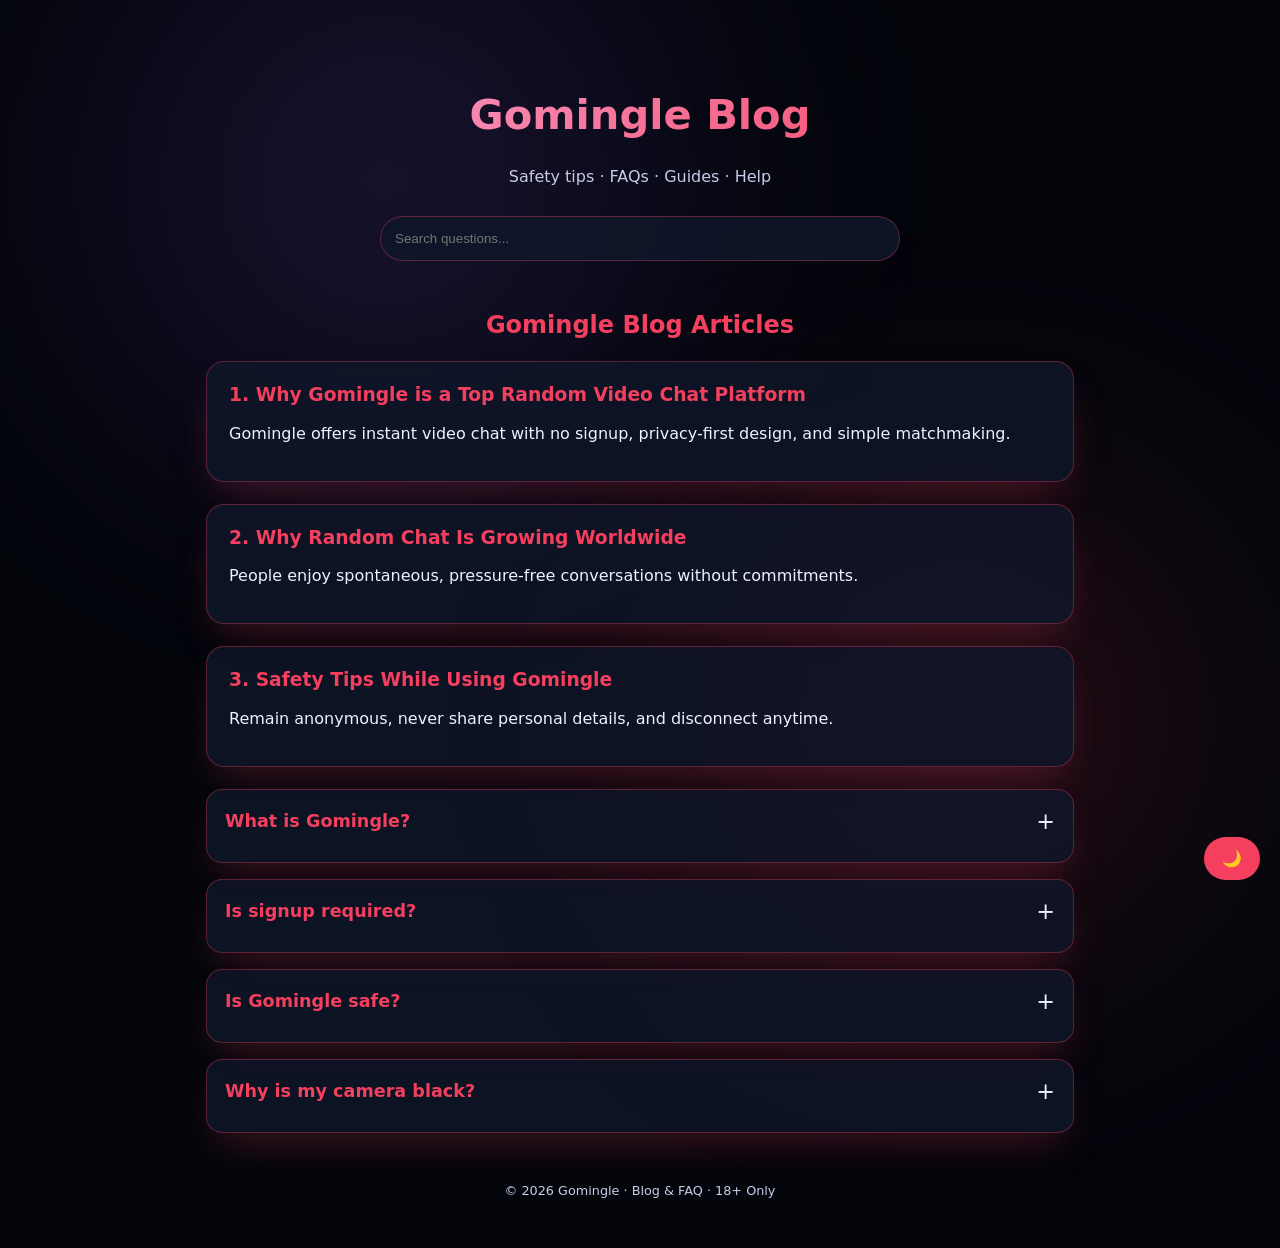
<file: Blog.html>
<!DOCTYPE html>
<html lang="en">
<head>
<meta charset="UTF-8" />
<meta name="viewport" content="width=device-width, initial-scale=1.0" />

<title> Gomingle Blog & FAQ</title>

<!-- ✅ SEO -->
<meta name="description" content="Explore  Gomingle FAQs, safety guides, blog articles, tips, and help for using random video chat safely." />
<meta name="keywords" content=" Gomingle blog, random video chat, chat with strangers, online chat safety" />

<!-- ✅ FAQ Schema -->
<script type="application/ld+json">
{
  "@context": "https://schema.org",
  "@type": "FAQPage",
  "mainEntity": []
}
</script>

<style>
/* =========================
    Gomingle BRAND THEME
========================= */
:root {
  --bg: #03050b;
  --panel: rgba(15,23,42,0.8);
  --text: #eef2ff;
  --muted: #c7cbe8;
  --accent: #f43f5e;
  --border: rgba(244,63,94,0.35);
  --shadow: 0 20px 40px -12px rgba(244,63,94,0.25);
}

/* base */
* { box-sizing: border-box; }

body {
  margin: 0;
  background: var(--bg);
  color: var(--text);
  font-family: system-ui, -apple-system, Segoe UI, Roboto, Ubuntu, sans-serif;
  transition: background .3s, color .3s;
}

/* glow */
body::before {
  content: '';
  position: fixed;
  top: -20%;
  left: -10%;
  width: 80%;
  height: 80%;
  background: radial-gradient(circle, rgba(139,92,246,.18), transparent 70%);
  filter: blur(90px);
  z-index: -1;
}
body::after {
  content: '';
  position: fixed;
  bottom: -15%;
  right: -10%;
  width: 70%;
  height: 70%;
  background: radial-gradient(circle, rgba(244,63,94,.18), transparent 70%);
  filter: blur(110px);
  z-index: -1;
}

/* layout */
.container {
  max-width: 900px;
  margin: 90px auto 50px;
  padding: 0 16px;
}

/* headings */
h1 {
  text-align: center;
  font-size: 2.6rem;
  background: linear-gradient(135deg,#f9a8d4,#f43f5e);
  background-clip: text;
  -webkit-background-clip: text;
  color: transparent;
}
.subtitle {
  text-align: center;
  color: var(--muted);
  margin-bottom: 30px;
}

/* search */
.search-box input {
  width: 100%;
  max-width: 520px;
  padding: 14px;
  border-radius: 40px;
  border: 1px solid var(--border);
  background: rgba(15,23,42,0.9);
  color: var(--text);
}

/* BLOG */
.blog-article {
  background: var(--panel);
  padding: 22px;
  border-radius: 18px;
  margin: 22px 0;
  border: 1px solid var(--border);
  box-shadow: var(--shadow);
}
.blog-article h3 {
  color: var(--accent);
  margin-top: 0;
}

/* FAQ */
.faq-item {
  background: var(--panel);
  padding: 18px;
  border-radius: 16px;
  margin-bottom: 16px;
  cursor: pointer;
  border: 1px solid var(--border);
  box-shadow: var(--shadow);
}
.faq-header {
  display: flex;
  justify-content: space-between;
  align-items: center;
}
.faq-question {
  color: var(--accent);
  font-size: 1.1rem;
  margin: 0;
}
.icon { font-size: 1.4rem; }

.faq-answer {
  max-height: 0;
  overflow: hidden;
  margin-top: 10px;
  transition: .35s ease;
  color: var(--muted);
}

/* controls */
.theme-toggle, #backToTop {
  position: fixed;
  bottom: 20px;
  background: var(--accent);
  padding: 12px 18px;
  border-radius: 50px;
  cursor: pointer;
  color: white;
  z-index: 999;
}

.theme-toggle { right: 20px; }
#backToTop { left: 20px; display: none; }

/* footer */
.footer {
  text-align: center;
  margin-top: 50px;
  font-size: 0.8rem;
  color: var(--muted);
}
</style>
</head>

<body>

<div id="backToTop" onclick="window.scrollTo({top:0,behavior:'smooth'})">↑</div>
<div class="theme-toggle" onclick="toggleTheme()">🌙</div>

<div class="container">

<h1> Gomingle Blog</h1>
<p class="subtitle">Safety tips · FAQs · Guides · Help</p>

<!-- SEARCH -->
<div class="search-box" style="text-align:center;">
  <input id="searchInput" onkeyup="searchFAQ()" placeholder="Search questions..." />
</div>

<!-- BLOG ARTICLES -->
<h2 style="text-align:center;color:var(--accent);margin-top:50px;"> Gomingle Blog Articles</h2>

<div class="blog-article">
<h3>1. Why  Gomingle is a Top Random Video Chat Platform</h3>
<p> Gomingle offers instant video chat with no signup, privacy-first design, and simple matchmaking.</p>
</div>

<div class="blog-article">
<h3>2. Why Random Chat Is Growing Worldwide</h3>
<p>People enjoy spontaneous, pressure-free conversations without commitments.</p>
</div>

<div class="blog-article">
<h3>3. Safety Tips While Using  Gomingle</h3>
<p>Remain anonymous, never share personal details, and disconnect anytime.</p>
</div>

<!-- FAQ -->
<div id="faqContainer">

<div class="faq-item" onclick="toggleFAQ(this)">
<div class="faq-header">
<h2 class="faq-question">What is  Gomingle?</h2><span class="icon">+</span>
</div>
<div class="faq-answer"> Gomingle connects you instantly with random strangers via video chat.</div>
</div>

<div class="faq-item" onclick="toggleFAQ(this)">
<div class="faq-header">
<h2 class="faq-question">Is signup required?</h2><span class="icon">+</span>
</div>
<div class="faq-answer">No registration is needed. Just click Start.</div>
</div>

<div class="faq-item" onclick="toggleFAQ(this)">
<div class="faq-header">
<h2 class="faq-question">Is  Gomingle safe?</h2><span class="icon">+</span>
</div>
<div class="faq-answer">Yes, if you avoid sharing personal information.</div>
</div>

<div class="faq-item" onclick="toggleFAQ(this)">
<div class="faq-header">
<h2 class="faq-question">Why is my camera black?</h2><span class="icon">+</span>
</div>
<div class="faq-answer">Enable camera permissions and refresh the page.</div>
</div>

</div>

<div class="footer">
© 2026  Gomingle · Blog & FAQ · 18+ Only
</div>

</div>

<script>
function toggleFAQ(item){
  const ans = item.querySelector(".faq-answer");
  const icon = item.querySelector(".icon");
  if(ans.style.maxHeight){
    ans.style.maxHeight = null;
    icon.textContent = "+";
  } else {
    ans.style.maxHeight = ans.scrollHeight + "px";
    icon.textContent = "–";
  }
}

function searchFAQ(){
  const key = document.getElementById("searchInput").value.toLowerCase();
  document.querySelectorAll(".faq-item").forEach(i=>{
    i.style.display = i.textContent.toLowerCase().includes(key) ? "block" : "none";
  });
}

function toggleTheme(){
  document.body.classList.toggle("light");
}

window.addEventListener("scroll",()=>{
  document.getElementById("backToTop").style.display =
    window.scrollY > 200 ? "block" : "none";
});
</script>

</body>
</html>
</file>
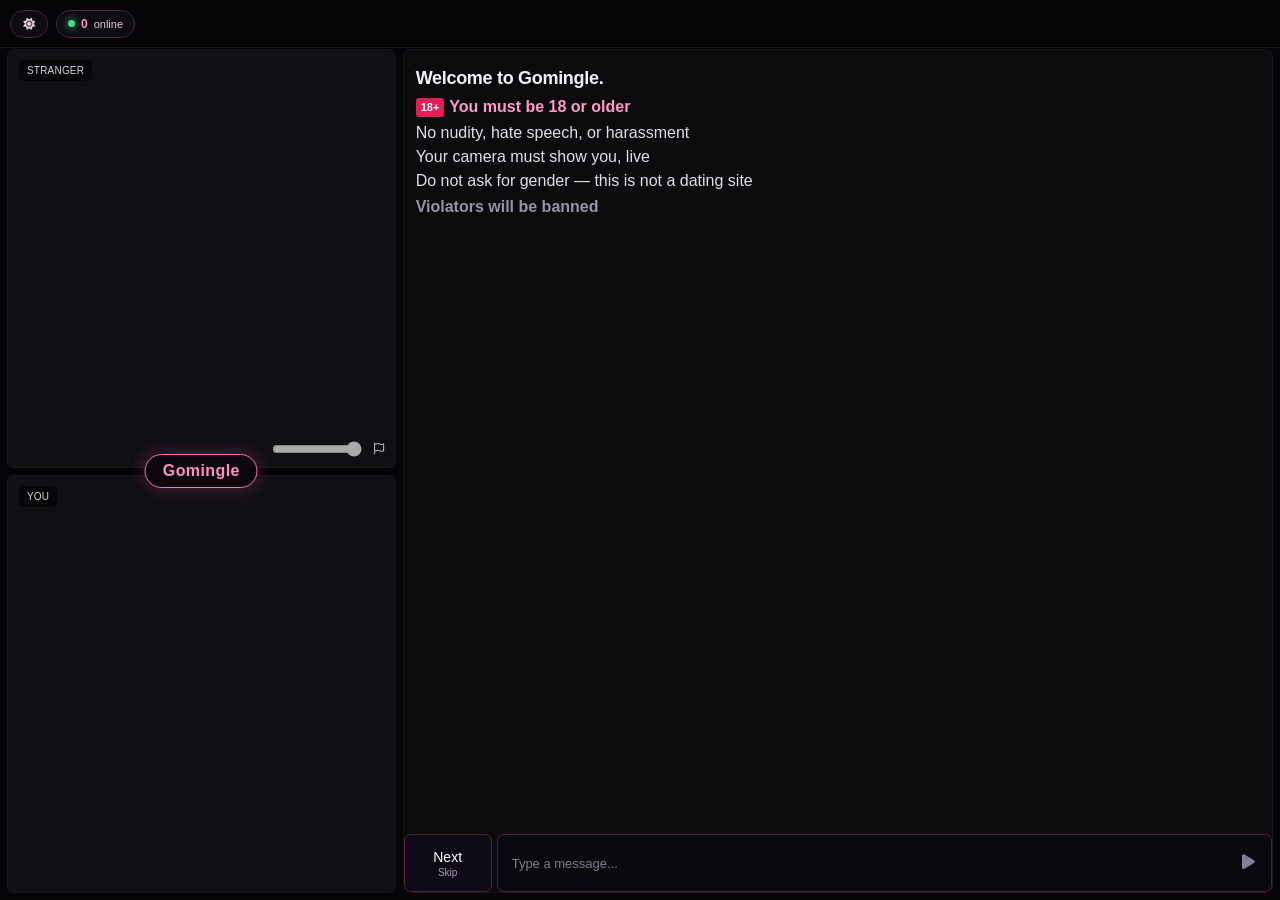
<file: chat.html>
<!DOCTYPE html>
<html lang="en">
<head>
<meta charset="UTF-8">
<meta name="viewport" content="width=device-width, initial-scale=1.0, viewport-fit=cover">
<meta name="theme-color" content="#050507">
<title>Gomingle – Video Chat</title>
<link rel="stylesheet" href="https://cdnjs.cloudflare.com/ajax/libs/font-awesome/6.5.2/css/all.min.css">
<style>
:root{
  --bg:#050507;--panel:#0c0b10;--panel2:#111017;--line:#292333;
  --text:#f7f5fb;--muted:#9691a3;--purple:#ff3f9b;--pink:#ff4f9f;
}
*{box-sizing:border-box;margin:0;padding:0}
html,body{width:100%;height:100%;font-family:Arial,Helvetica,sans-serif;background:var(--bg);color:var(--text)}
body{height:100dvh;overflow:hidden;display:flex;flex-direction:column}
button,input{font:inherit}
.topbar{
  height:48px;flex:0 0 48px;padding:0 10px;display:flex;align-items:center;justify-content:space-between;
  background:#050507;border-bottom:1px solid #17151d
}
.brand{display:flex;align-items:center;gap:7px;font-size:27px;font-weight:800;letter-spacing:-1.2px}
.brand-icon{width:36px;height:36px;border-radius:8px;display:grid;place-items:center;
  color:#fff;background:linear-gradient(145deg,#ff68b3,#d91e78);font-size:19px}
.brand-text{color:#f6f4f9}
.brand-text span{color:#ff9acb}
.header-actions{display:flex;align-items:center;gap:8px}
.icon-pill,.online-pill{
  height:28px;border:1px solid #4a2438;border-radius:20px;background:#0e0c13;
  display:flex;align-items:center;justify-content:center;color:#e8c4d8
}
.icon-pill{width:38px;font-size:12px}
.online-pill{padding:0 11px;gap:6px;font-size:11px}
.online-pill strong{color:#ff8fc4;font-size:12px}
.online-dot{width:7px;height:7px;border-radius:50%;background:#43db83;box-shadow:0 0 8px #43db83}
#statusBar{display:none;flex:0 0 auto;text-align:center;padding:6px 10px;background:#30101f;color:#ffe0ef;font-size:12px}
.workspace{
  flex:1;min-height:0;display:grid;grid-template-columns:minmax(280px,30.7%) minmax(0,1fr);
  gap:7px;padding:1px 7px 7px
}
.video-column{min-height:0;display:grid;grid-template-rows:1fr 1fr;gap:7px;position:relative}
.center-brand{
  position:absolute;z-index:5;left:50%;top:50%;transform:translate(-50%,-50%);
  padding:7px 17px;border:1px solid #ff72b7;border-radius:999px;
  background:rgba(12,7,12,.94);color:#ff8fc4;
  font-size:16px;font-weight:800;letter-spacing:.4px;
  box-shadow:0 0 18px rgba(255,63,155,.28);
  pointer-events:none
}
.video-box{
  min-height:0;position:relative;overflow:hidden;border-radius:7px;background:#101014;
  border:1px solid #17151d
}
.video-box video{width:100%;height:100%;display:block;object-fit:cover;background:#101014}
#local{transform:scaleX(-1)}
.video-brand{
  position:absolute;left:11px;bottom:10px;z-index:2;display:flex;align-items:center;gap:5px;
  font-size:20px;font-weight:800;letter-spacing:-.8px;text-shadow:0 2px 8px #000
}
.video-brand .mini-icon{width:24px;height:24px;border-radius:6px;display:grid;place-items:center;
  color:#fff;background:linear-gradient(145deg,#ff68b3,#d91e78);font-size:12px}
.video-brand small{font-size:12px;color:#ffacd2;letter-spacing:0}
.video-tools{position:absolute;right:10px;bottom:10px;z-index:3;display:flex;align-items:center;gap:12px;color:#aaa;font-size:12px}
.video-tools input{width:90px;accent-color:#aaa}
.video-tools button{border:0;background:transparent;color:#aaa;cursor:pointer}
.remote-label,.local-label{position:absolute;top:10px;left:11px;z-index:2;padding:5px 8px;
  border-radius:5px;background:#0008;color:#d7d2df;font-size:10px;letter-spacing:.2px}
.chat-side{
  min-width:0;min-height:0;position:relative;display:flex;flex-direction:column;
  border:1px solid #17151d;border-radius:8px;background:#0b0a0d;overflow:hidden
}
.welcome{
  flex:0 0 auto;padding:15px 12px 8px;color:#f3f0f7;line-height:1.5;font-size:16px
}
.welcome h1{font-size:18px;font-weight:750;margin-bottom:3px;letter-spacing:-.3px}
.age-line{font-weight:700;color:#ff9acb;margin-bottom:2px}
.age-badge{display:inline-block;padding:1px 5px;margin-right:5px;border-radius:3px;
  background:#e31d55;color:#fff;font-size:11px;vertical-align:1px}
.rules{color:#e3dfe8}
.rules .ban{color:#9993a5;font-weight:700;margin-top:2px}
#messages{
  flex:1;min-height:0;overflow-y:auto;padding:12px;color:#e9e5ef;font-size:13px;line-height:1.5;
  scrollbar-width:thin;scrollbar-color:#a83270 transparent
}
#messages div{padding:4px 0;overflow-wrap:anywhere;border-bottom:1px solid #ffffff08}
#messages div b{color:#ff9acb}
.bottom-area{flex:0 0 auto;padding:0 0 0}
.utility-row{height:39px;display:flex;align-items:center;gap:7px;padding:0 10px}
.utility-btn{
  height:30px;padding:0 11px;border-radius:20px;border:1px solid #30283e;background:#0b0a10;
  color:#e7e1ef;font-size:10px;font-weight:700;display:inline-flex;align-items:center;gap:7px;cursor:pointer
}
.utility-btn .globe{color:#ff9bc9}
.utility-btn.premium{background:linear-gradient(110deg,#ff5ba9,#e52d86);border-color:transparent;color:#fff}
.utility-btn.premium i{color:#ffe27a}
.composer{display:grid;grid-template-columns:88px minmax(0,1fr);gap:5px;padding:0 0 0}
.start-btn{
  min-height:58px;border:1px solid #54213d;border-radius:7px;background:#0d0a15;color:#fff;
  font-size:14px;cursor:pointer;display:flex;flex-direction:column;align-items:center;justify-content:center;gap:2px
}
.start-btn small{font-size:10px;color:#a49bb2}
.message-form{min-width:0;display:flex;align-items:stretch;border:1px solid #54213d;border-radius:7px;background:#0a090d}
.message-form input{flex:1;min-width:0;border:0;outline:0;background:transparent;color:#fff;padding:0 14px;font-size:13px}
.message-form input::placeholder{color:#817b8d}
.send-btn{width:46px;border:0;background:transparent;color:#858091;font-size:17px;cursor:pointer}
.send-btn:hover{color:#c1a0ff}
.mobile-controls{display:none}
@media(max-width:700px){
  body{overflow:hidden}
  .topbar{height:46px;flex-basis:46px}
  .brand{font-size:23px}
  .brand-icon{width:31px;height:31px}
  .workspace{grid-template-columns:1fr;grid-template-rows:minmax(190px,42%) minmax(0,1fr);gap:6px;padding:5px}
  .video-column{grid-template-columns:1fr 1fr;grid-template-rows:1fr;gap:6px}
  .center-brand{font-size:13px;padding:5px 13px}
  .video-tools{display:none}
  .welcome{padding:10px 11px 4px;font-size:13px;line-height:1.4}
  .welcome h1{font-size:16px}
  #messages{padding:8px 11px}
  .utility-row{height:35px;padding:0 7px}
  .composer{grid-template-columns:66px minmax(0,1fr)}
  .start-btn{min-height:49px;font-size:12px}
  .message-form input{padding:0 10px;font-size:12px}
  .send-btn{width:38px}
}
@media(max-width:380px){
  .welcome{font-size:12px}
  .utility-btn{padding:0 8px}
  .online-pill{font-size:10px;padding:0 8px}
}
</style>
</head>
<body>
<header class="topbar">
  <div class="header-actions">
    <button class="icon-pill" type="button" aria-label="Display settings" title="Display settings"><i class="fa-solid fa-sun"></i></button>
    <div class="online-pill"><span class="online-dot"></span><strong id="onlineUsers">0</strong> online</div>
  </div>
</header>
<div id="statusBar" role="status" aria-live="polite"></div>

<main class="workspace">
  <section class="video-column" aria-label="Video feeds">
    <div class="center-brand">Gomingle</div>
    <div class="video-box">
      <span class="remote-label">STRANGER</span>
      <video id="remote" autoplay playsinline></video>
      <div class="video-tools"><input type="range" min="0" max="100" value="100" aria-label="Video volume"><button type="button" aria-label="Report video" onclick="report()"><i class="fa-regular fa-flag"></i></button></div>
    </div>
    <div class="video-box">
      <span class="local-label">YOU</span>
      <video id="local" autoplay muted playsinline></video>
    </div>
  </section>

  <section class="chat-side" aria-label="Chat panel">
    <div class="welcome">
      <h1>Welcome to Gomingle.</h1>
      <div class="age-line"><span class="age-badge">18+</span>You must be 18 or older</div>
      <div class="rules">
        <div>No nudity, hate speech, or harassment</div>
        <div>Your camera must show you, live</div>
        <div>Do not ask for gender — this is not a dating site</div>
        <div class="ban">Violators will be banned</div>
      </div>
    </div>
    <div id="messages" aria-live="polite"></div>
    <div class="bottom-area">
      <div class="utility-row">
      </div>
      <div class="composer">
        <button class="start-btn" type="button" onclick="next()"><span>Next</span><small>Skip</small></button>
        <div class="message-form">
          <input id="text" placeholder="Type a message..." autocomplete="off"
            onkeydown="if(event.key==='Enter'){event.preventDefault();send();}" aria-label="Type a message">
          <button class="send-btn" type="button" onclick="send()" aria-label="Send message"><i class="fa-solid fa-play"></i></button>
        </div>
      </div>
      <div class="mobile-controls">
        <button class="ctrl-btn" type="button" onclick="toggleMic()" id="micBtn"><i class="fa-solid fa-microphone"></i></button>
        <button class="ctrl-btn" type="button" onclick="toggleCam()" id="camBtn"><i class="fa-solid fa-video"></i></button>
        <button class="ctrl-btn" type="button" onclick="report()"><i class="fa-solid fa-flag"></i></button>
      </div>
    </div>
  </section>
</main>

<script src="https://cdn.socket.io/4.7.2/socket.io.min.js"></script>
<script src="app.js"></script>
<script>
  // Existing Socket.IO online counter.
  if (typeof socket !== "undefined" && socket) {
    socket.on("onlineCount", (count) => {
      const el = document.getElementById("onlineUsers");
      if (el) el.innerText = count;
    });
  }

  // Preserve existing status callback while showing status in the redesigned UI.
  const statusBar = document.getElementById("statusBar");
  const originalShowStatus = window.showStatus;
  window.showStatus = function(message) {
    statusBar.textContent = message;
    statusBar.style.display = "block";
    clearTimeout(statusBar._timer);
    statusBar._timer = setTimeout(() => statusBar.style.display = "none", 3000);
    if (typeof originalShowStatus === "function") originalShowStatus(message);
  };
</script>
</body>
</html>
</file>
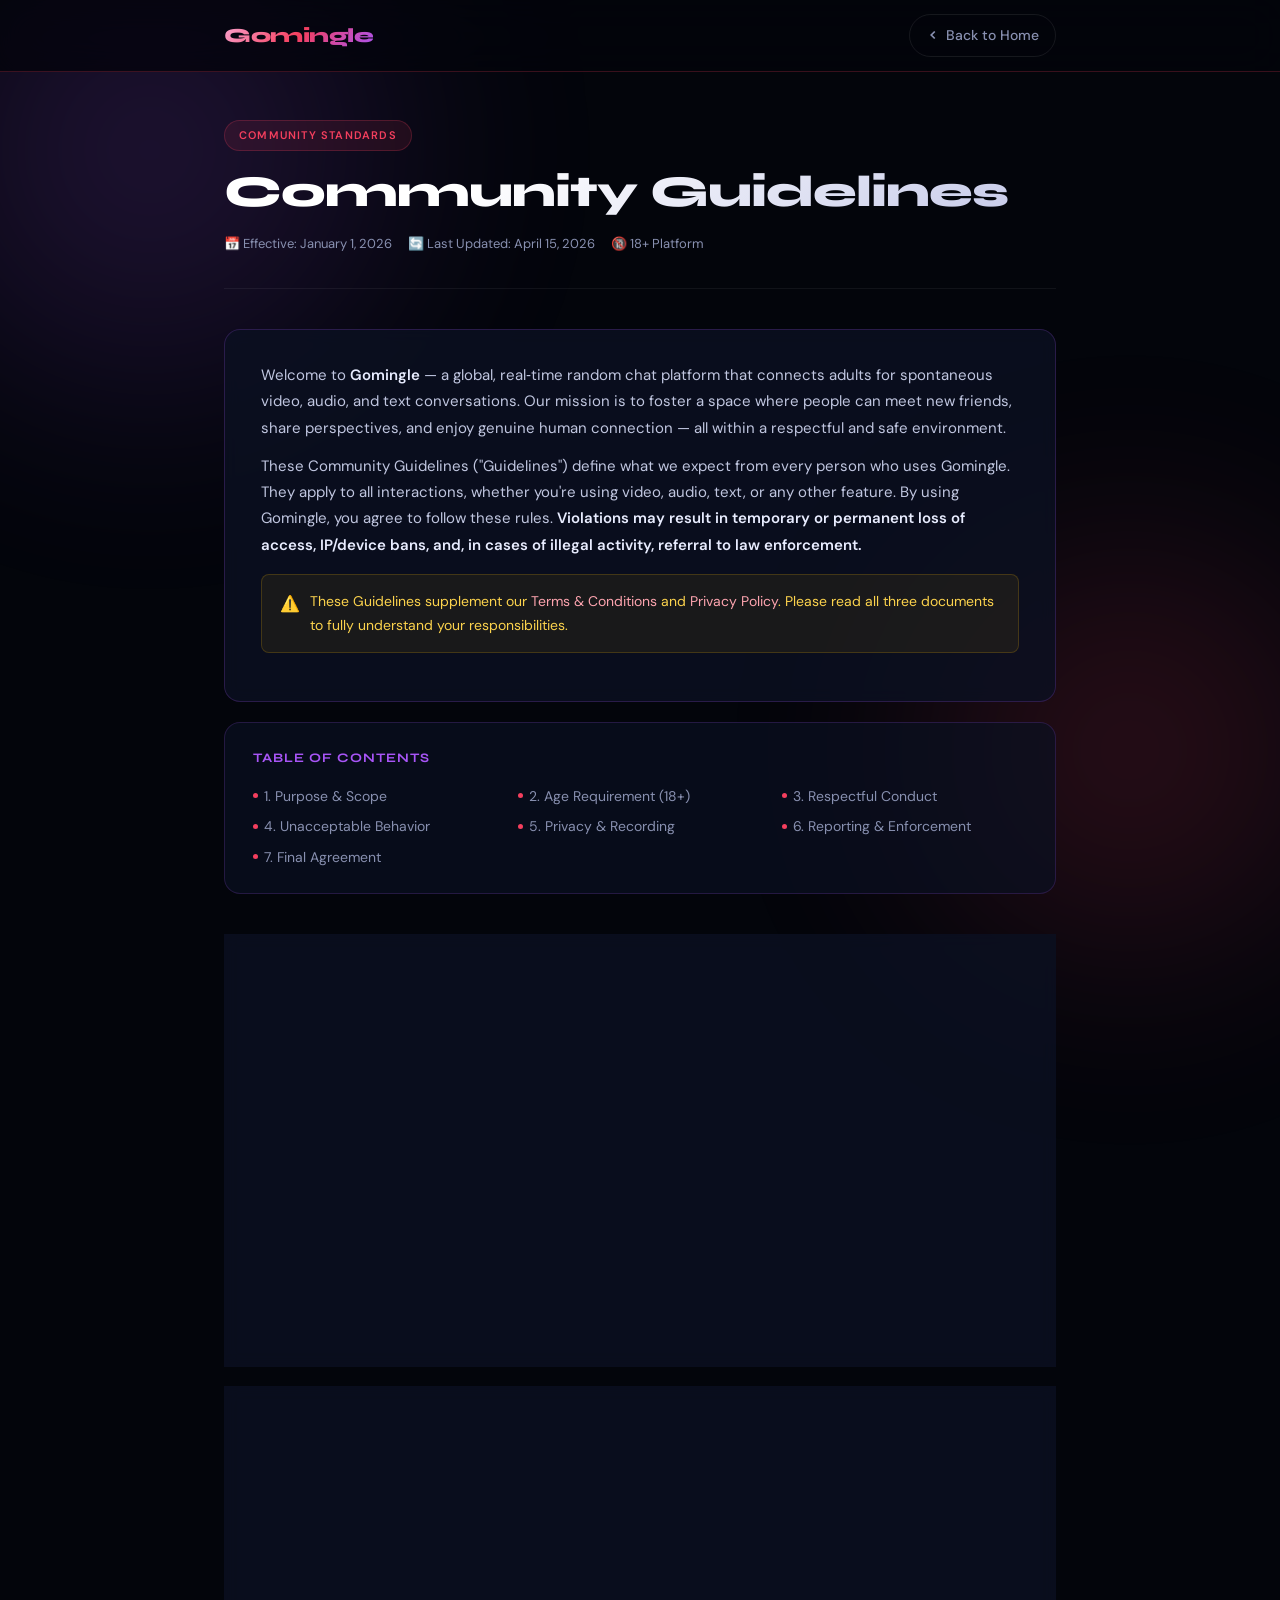
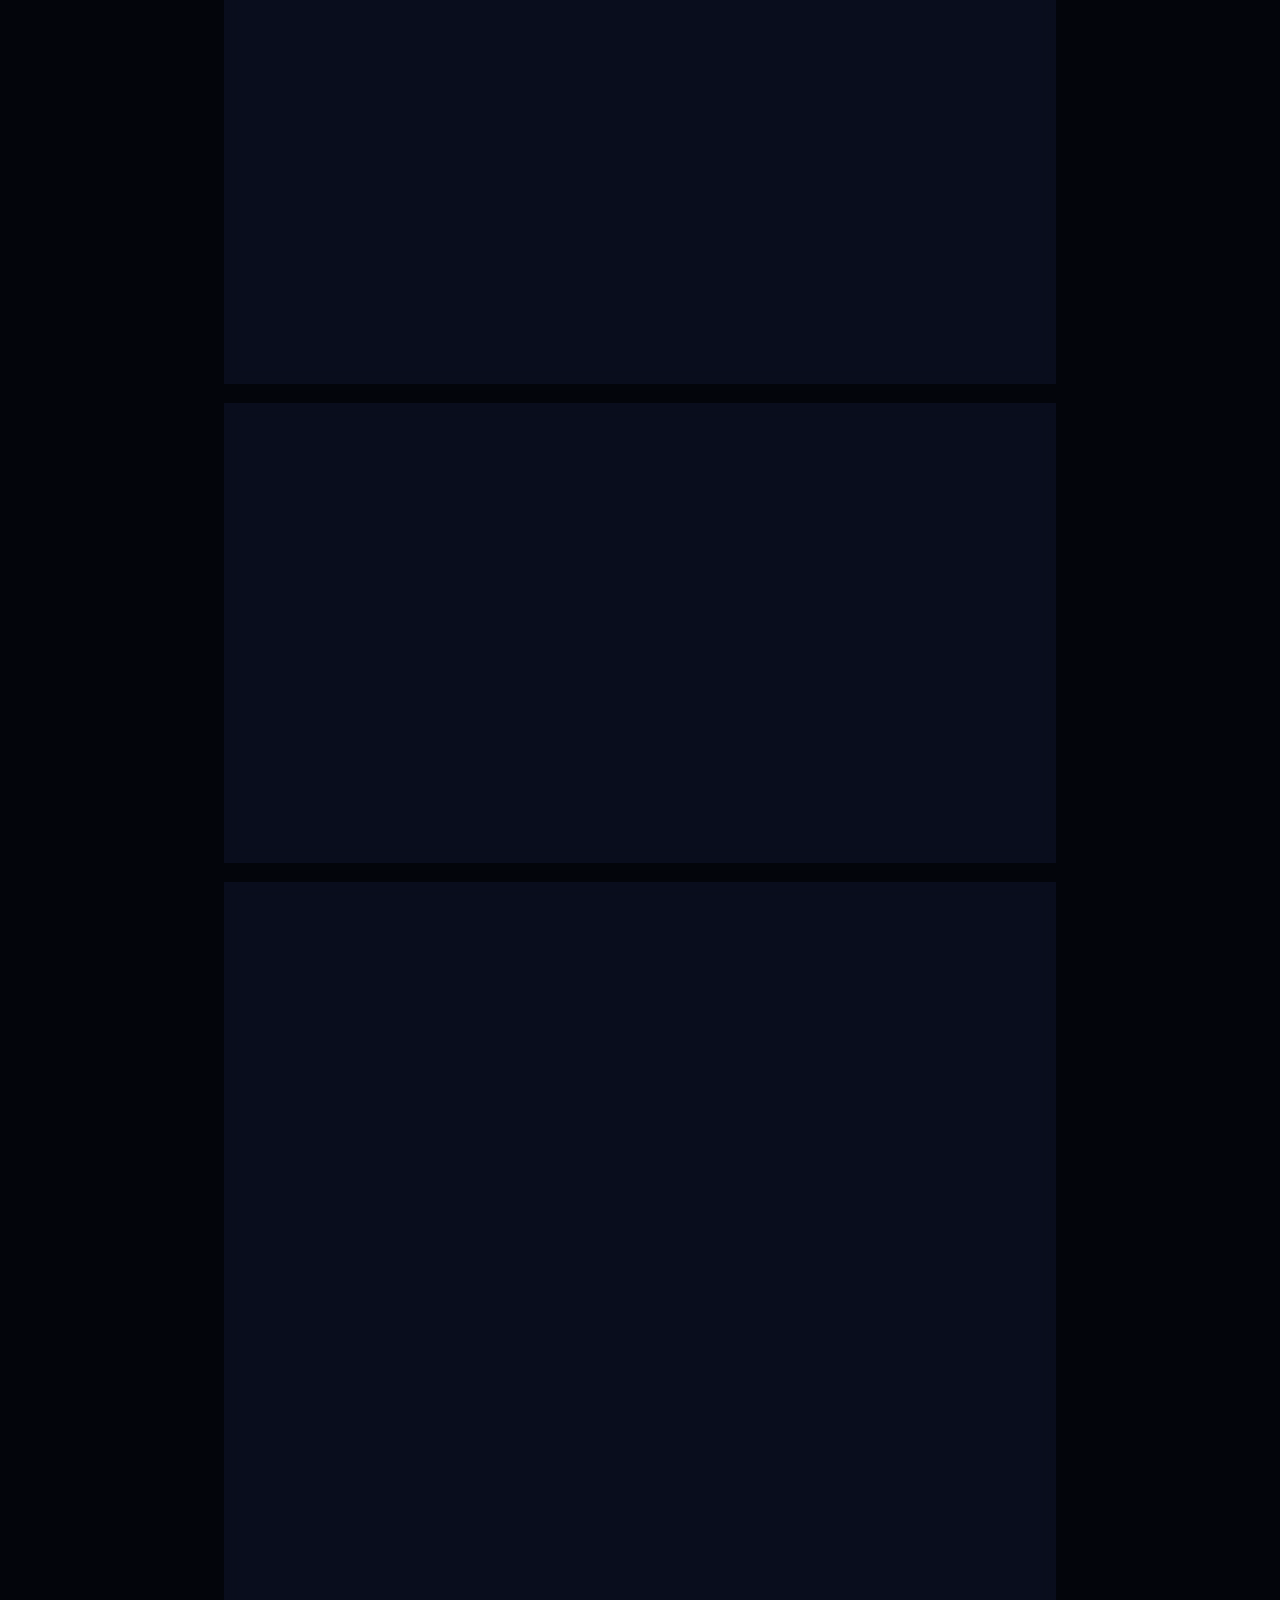
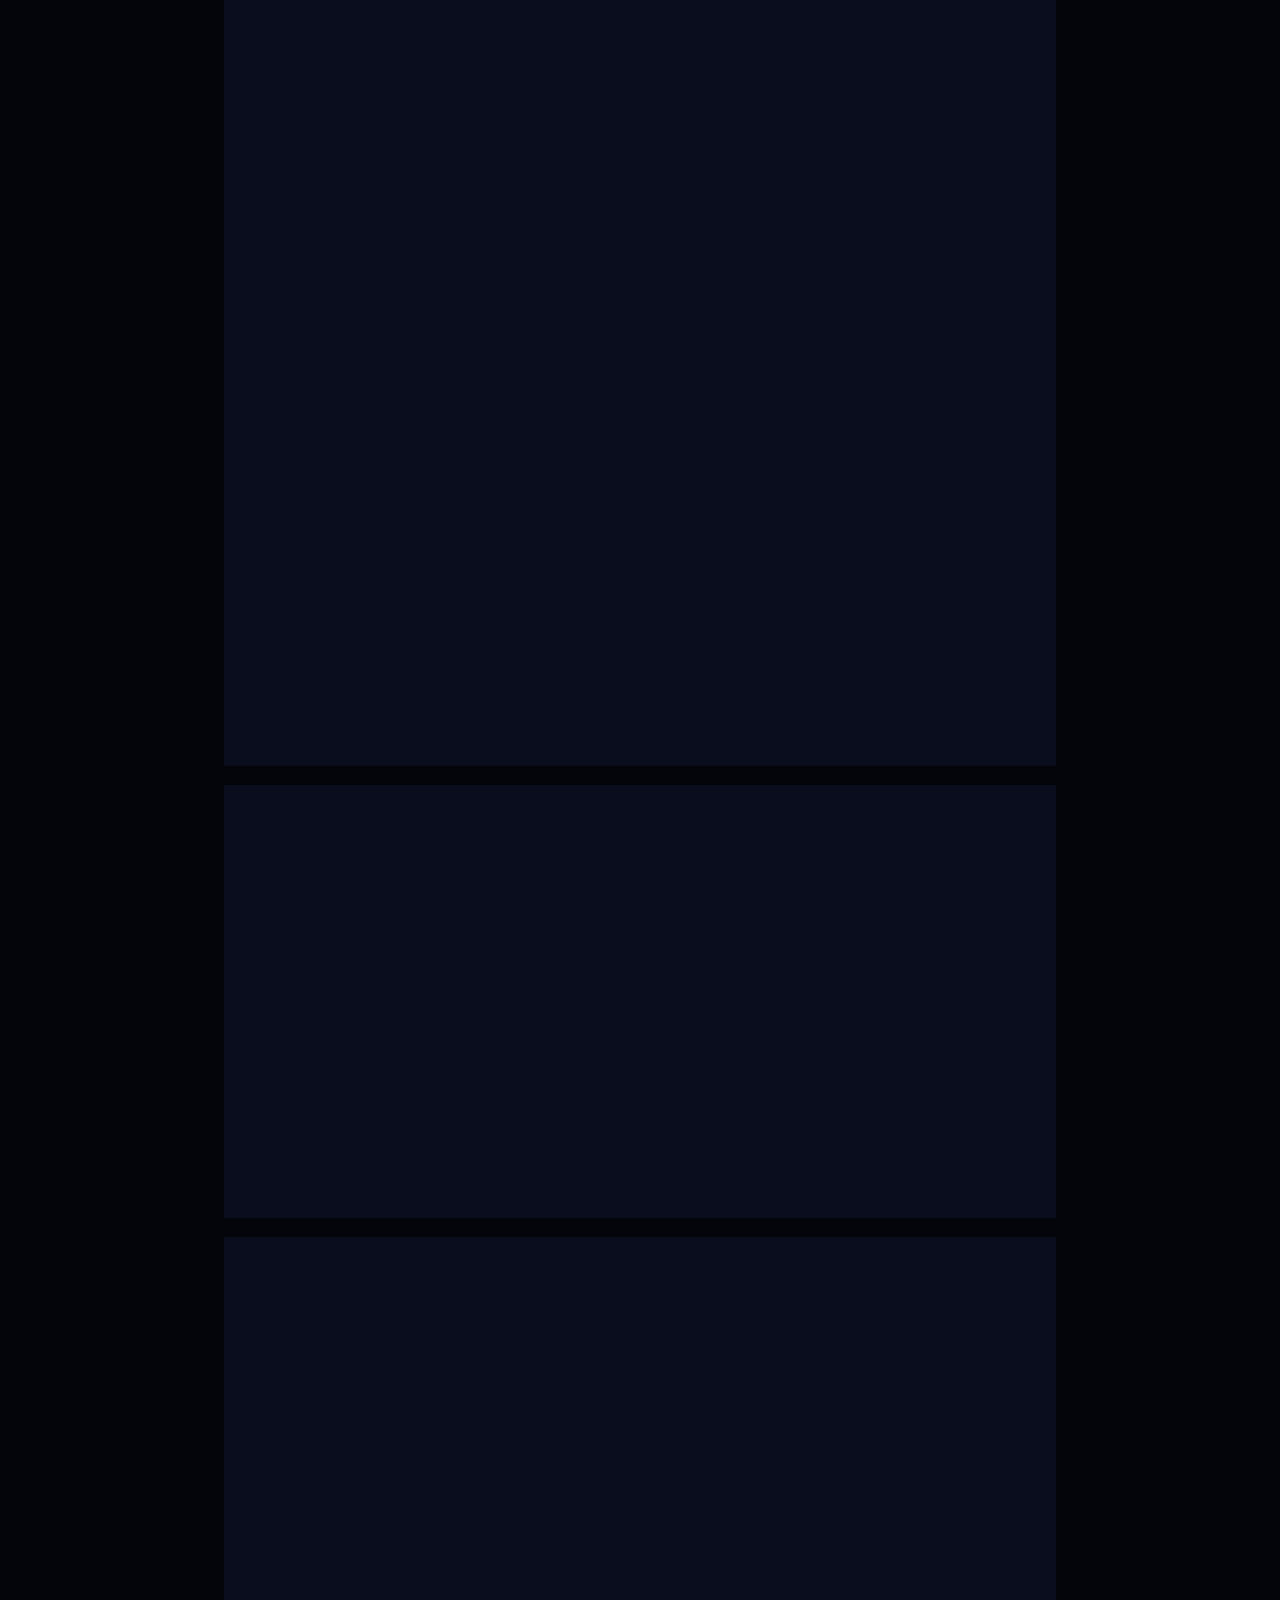
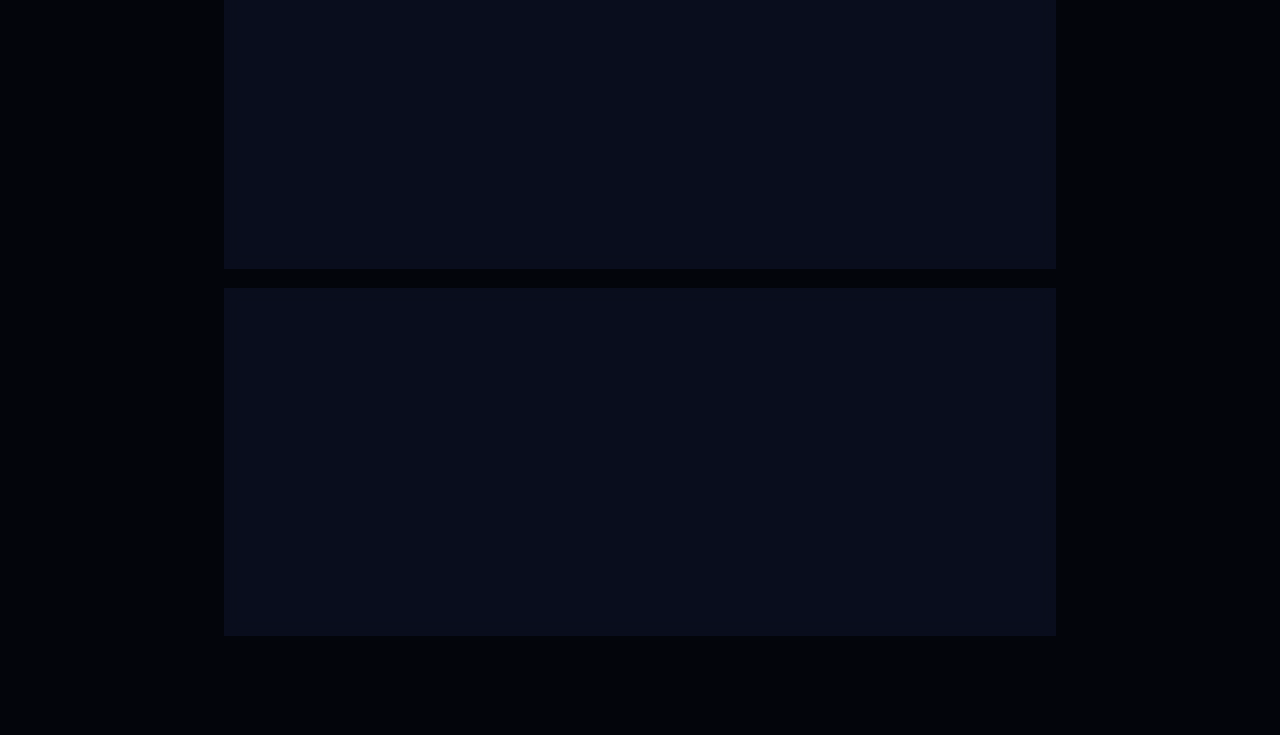
<file: Community Guidelines.html>
<!DOCTYPE html>
<html lang="en">
<head>
  <meta charset="utf-8" />
  <title>Community Guidelines |  Gomingle — 18+ Random Video Chat</title>
  <meta name="viewport" content="width=device-width, initial-scale=1" />
  <meta name="description" content=" Gomingle Community Guidelines — Our standards for respectful, safe interaction on the 18+ random video chat platform." />
  <meta name="robots" content="index, follow" />
  <link rel="preconnect" href="https://fonts.googleapis.com" />
  <link rel="preconnect" href="https://fonts.gstatic.com" crossorigin />
  <link href="https://fonts.googleapis.com/css2?family=Syne:wght@400;600;700;800&family=DM+Sans:ital,wght@0,300;0,400;0,500;1,300&display=swap" rel="stylesheet" />

  <style>
    /* =========================
        Gomingle BRAND DESIGN SYSTEM
    ========================= */
    :root {
      --bg:        #03050b;
      --surface:   #080d1a;
      --panel:     rgba(11, 17, 34, 0.82);
      --text:      #e8ecff;
      --muted:     #8890b0;
      --accent:    #f43f5e;
      --accent2:   #a855f7;
      --border:    rgba(244, 63, 94, 0.22);
      --border2:   rgba(168, 85, 247, 0.15);
      --link:      #fda4af;
      --link-h:    #fecdd3;
      --r1: 8px;
      --r2: 16px;
      --r3: 24px;
      --max: 880px;
    }

    *, *::before, *::after { box-sizing: border-box; margin: 0; padding: 0; }
    html { scroll-behavior: smooth; }

    body {
      background: var(--bg);
      color: var(--text);
      font-family: 'DM Sans', sans-serif;
      font-size: 16px;
      line-height: 1.75;
      min-height: 100vh;
    }

    /* Ambient glows */
    .glow-a, .glow-b {
      position: fixed; pointer-events: none; z-index: 0;
      border-radius: 50%; filter: blur(100px); opacity: 0.22;
    }
    .glow-a {
      width: 700px; height: 700px;
      top: -200px; left: -200px;
      background: radial-gradient(circle, #a855f7, transparent 70%);
      animation: drift-a 18s ease-in-out infinite alternate;
    }
    .glow-b {
      width: 600px; height: 600px;
      bottom: -150px; right: -150px;
      background: radial-gradient(circle, #f43f5e, transparent 70%);
      animation: drift-b 22s ease-in-out infinite alternate;
    }
    @keyframes drift-a { from { transform: translate(0,0); } to { transform: translate(60px,40px); } }
    @keyframes drift-b { from { transform: translate(0,0); } to { transform: translate(-50px,-30px); } }

    /* Header */
    header {
      position: sticky; top: 0; z-index: 100;
      backdrop-filter: blur(20px) saturate(1.4);
      background: rgba(3, 5, 11, 0.78);
      border-bottom: 1px solid var(--border);
    }
    .header-inner {
      max-width: var(--max); margin: auto; padding: 14px 24px;
      display: flex; justify-content: space-between; align-items: center;
    }
    .brand {
      font-family: 'Syne', sans-serif; font-weight: 800; font-size: 20px;
      background: linear-gradient(130deg, #f9a8d4 0%, #f43f5e 50%, #a855f7 100%);
      -webkit-background-clip: text; background-clip: text; color: transparent;
      letter-spacing: -0.5px;
    }
    .back-link {
      display: inline-flex; align-items: center; gap: 6px;
      color: var(--muted); font-size: 14px; font-weight: 500;
      padding: 8px 16px; border: 1px solid rgba(255,255,255,0.08);
      border-radius: 40px; transition: color 0.2s, border-color 0.2s, background 0.2s;
      text-decoration: none;
    }
    .back-link:hover { color: var(--text); border-color: var(--border); background: rgba(244,63,94,0.08); }
    .back-link svg { width: 14px; height: 14px; }

    /* Wrap */
    .wrap {
      position: relative; z-index: 1;
      max-width: var(--max); margin: auto; padding: 48px 24px 80px;
    }

    /* Hero */
    .page-hero {
      margin-bottom: 40px; padding-bottom: 32px;
      border-bottom: 1px solid rgba(255,255,255,0.06);
    }
    .badge {
      display: inline-flex; align-items: center; gap: 6px;
      font-size: 11px; font-weight: 600; letter-spacing: 1.2px;
      text-transform: uppercase; color: var(--accent);
      background: rgba(244,63,94,0.1); border: 1px solid var(--border);
      border-radius: 40px; padding: 5px 14px; margin-bottom: 16px;
    }
    h1 {
      font-family: 'Syne', sans-serif; font-weight: 800;
      font-size: clamp(28px, 5vw, 44px); line-height: 1.15; letter-spacing: -1px;
      background: linear-gradient(140deg, #fff 30%, #c4c8e8 100%);
      -webkit-background-clip: text; background-clip: text; color: transparent;
      margin-bottom: 16px;
    }
    .meta {
      font-size: 13px; color: var(--muted);
      display: flex; flex-wrap: wrap; gap: 16px;
    }
    .meta span { display: inline-flex; align-items: center; gap: 5px; }

    /* TOC */
    .toc {
      background: rgba(11, 17, 34, 0.7);
      border: 1px solid rgba(168,85,247,0.18);
      border-radius: var(--r2); padding: 24px 28px; margin-bottom: 40px;
    }
    .toc-title {
      font-family: 'Syne', sans-serif; font-weight: 700; font-size: 13px;
      text-transform: uppercase; letter-spacing: 1px; color: var(--accent2);
      margin-bottom: 14px;
    }
    .toc-grid {
      display: grid; grid-template-columns: repeat(auto-fill, minmax(200px, 1fr));
      gap: 6px 20px;
    }
    .toc-grid a {
      font-size: 14px; color: var(--muted); text-decoration: none;
      transition: color 0.15s; display: flex; align-items: center; gap: 6px;
    }
    .toc-grid a::before {
      content: ''; display: inline-block; width: 5px; height: 5px;
      border-radius: 50%; background: var(--accent); flex-shrink: 0;
      transition: background 0.15s;
    }
    .toc-grid a:hover { color: var(--text); }
    .toc-grid a:hover::before { background: var(--accent2); }

    /* Sections */
    .section {
      background: var(--panel); border: 1px solid rgba(255,255,255,0.05);
      border-radius: var(--r2); padding: 32px 36px; margin-bottom: 20px;
      backdrop-filter: blur(8px); transition: border-color 0.25s;
    }
    .section:hover { border-color: rgba(244,63,94,0.18); }

    .section-head {
      display: flex; align-items: flex-start; gap: 14px;
      margin-bottom: 20px; padding-bottom: 16px;
      border-bottom: 1px solid rgba(255,255,255,0.05);
    }
    .section-num {
      flex-shrink: 0; width: 36px; height: 36px; border-radius: 10px;
      background: linear-gradient(135deg, rgba(244,63,94,0.25), rgba(168,85,247,0.15));
      border: 1px solid rgba(244,63,94,0.3);
      display: flex; align-items: center; justify-content: center;
      font-family: 'Syne', sans-serif; font-weight: 800; font-size: 13px;
      color: var(--accent);
    }
    h2 {
      font-family: 'Syne', sans-serif; font-weight: 700;
      font-size: clamp(17px, 2.2vw, 21px); color: var(--text); line-height: 1.3;
    }

    p { font-size: 15px; color: #c0c6e0; margin-bottom: 12px; }
    p:last-child { margin-bottom: 0; }

    ul, ol { padding-left: 0; list-style: none; margin-bottom: 12px; }
    li {
      font-size: 15px; color: #c0c6e0; padding: 7px 0 7px 22px;
      position: relative; border-bottom: 1px solid rgba(255,255,255,0.03);
    }
    li:last-child { border-bottom: none; }
    li::before {
      content: '→'; position: absolute; left: 0;
      color: var(--accent); font-size: 13px; top: 9px;
    }

    strong { color: var(--text); font-weight: 600; }
    a { color: var(--link); text-decoration: none; }
    a:hover { color: var(--link-h); text-decoration: underline; }

    h3 {
      font-family: 'Syne', sans-serif; font-weight: 600; font-size: 15px;
      color: var(--accent2); text-transform: uppercase; letter-spacing: 0.6px;
      margin: 20px 0 8px;
    }

    .callout {
      border-radius: var(--r1); padding: 14px 18px; margin: 16px 0;
      font-size: 14px; display: flex; gap: 10px; align-items: flex-start;
    }
    .callout.warn {
      background: rgba(234,179,8,0.07); border: 1px solid rgba(234,179,8,0.2); color: #fcd34d;
    }
    .callout.danger {
      background: rgba(244,63,94,0.07); border: 1px solid rgba(244,63,94,0.2); color: #fda4af;
    }
    .callout-icon { font-size: 16px; flex-shrink: 0; margin-top: 1px; }

    footer {
      position: relative; z-index: 1;
      border-top: 1px solid rgba(255,255,255,0.05); padding: 32px 24px;
      text-align: center; color: var(--muted); font-size: 13px;
    }

    @media (max-width: 640px) {
      .section { padding: 22px 18px; }
      .wrap { padding: 32px 16px 60px; }
    }

    ::selection { background: rgba(244,63,94,0.3); color: #fff; }

    @media (prefers-reduced-motion: reduce) {
      * { animation: none !important; transition: none !important; }
    }
  </style>
</head>

<body>
<div class="glow-a"></div>
<div class="glow-b"></div>

<header>
  <div class="header-inner">
    <span class="brand"> Gomingle</span>
    <a href="/" class="back-link">
      <svg viewBox="0 0 16 16" fill="none" stroke="currentColor" stroke-width="2"><path d="M10 12L6 8l4-4"/></svg>
      Back to Home
    </a>
  </div>
</header>

<div class="wrap">

  <!-- Hero -->
  <div class="page-hero">
    <div class="badge">Community Standards</div>
    <h1>Community Guidelines</h1>
    <div class="meta">
      <span>📅 Effective: January 1, 2026</span>
      <span>🔄 Last Updated: April 15, 2026</span>
      <span>🔞 18+ Platform</span>
    </div>
  </div>

  <!-- Intro -->
  <div class="section" style="border-color:rgba(168,85,247,0.2)">
    <p>Welcome to <strong> Gomingle</strong> — a global, real‑time random chat platform that connects adults for spontaneous video, audio, and text conversations. Our mission is to foster a space where people can meet new friends, share perspectives, and enjoy genuine human connection — all within a respectful and safe environment.</p>
    <p>These Community Guidelines ("Guidelines") define what we expect from every person who uses  Gomingle. They apply to all interactions, whether you're using video, audio, text, or any other feature. By using  Gomingle, you agree to follow these rules. <strong>Violations may result in temporary or permanent loss of access, IP/device bans, and, in cases of illegal activity, referral to law enforcement.</strong></p>
    <div class="callout warn">
      <span class="callout-icon">⚠️</span>
      <span>These Guidelines supplement our <a href="/terms">Terms &amp; Conditions</a> and <a href="/privacy">Privacy Policy</a>. Please read all three documents to fully understand your responsibilities.</span>
    </div>
  </div>

  <!-- TOC -->
  <nav class="toc" aria-label="Table of Contents">
    <div class="toc-title">Table of Contents</div>
    <div class="toc-grid">
      <a href="#s1">1. Purpose &amp; Scope</a>
      <a href="#s2">2. Age Requirement (18+)</a>
      <a href="#s3">3. Respectful Conduct</a>
      <a href="#s4">4. Unacceptable Behavior</a>
      <a href="#s5">5. Privacy &amp; Recording</a>
      <a href="#s6">6. Reporting &amp; Enforcement</a>
      <a href="#s7">7. Final Agreement</a>
    </div>
  </nav>

  <!-- Section 1: Purpose & Scope -->
  <div class="section" id="s1">
    <div class="section-head"><div class="section-num">01</div><h2>Purpose &amp; Scope</h2></div>
    <p>These Guidelines exist to:</p>
    <ul>
      <li>Clearly define acceptable and unacceptable behavior on  Gomingle.</li>
      <li>Protect the safety, privacy, and dignity of all users.</li>
      <li>Explain the consequences for violating our standards.</li>
      <li>Create a consistent, fair framework for moderation and enforcement.</li>
    </ul>
    <p>These rules apply to <strong>every interaction</strong> on the platform, including public chats, private messages (if available), and any content you display via your camera or microphone. They also apply to any attempt to circumvent our safety features or bans.</p>
  </div>

  <!-- Section 2: Age Requirement -->
  <div class="section" id="s2">
    <div class="section-head"><div class="section-num">02</div><h2>Age Requirement (18+ Only)</h2></div>
    <p> Gomingle is strictly for adults aged 18 and older. No exceptions. By using the platform, you confirm that you are at least 18 years of age (or the legal age of majority in your jurisdiction, if higher).</p>
    <h3>What is prohibited:</h3>
    <ul>
      <li>Misrepresenting your age to access the platform.</li>
      <li>Allowing a minor to appear on camera, even in the background.</li>
      <li>Engaging in conversation with someone you know or suspect is under 18.</li>
      <li>Using the platform to solicit, groom, or interact with minors in any way.</li>
    </ul>
    <div class="callout danger">
      <span class="callout-icon">🚫</span>
      <span><strong>Zero tolerance:</strong> If we identify a minor on the platform — or an adult knowingly interacting with one — we will permanently ban the associated accounts and IP addresses. We will also report the incident to the National Center for Missing &amp; Exploited Children (NCMEC) and/or local law enforcement.</span>
    </div>
    <p>If you encounter someone you believe is under 18, <strong>disconnect immediately</strong> and use the Report button. Do not engage further.</p>
  </div>

  <!-- Section 3: Respectful Conduct -->
  <div class="section" id="s3">
    <div class="section-head"><div class="section-num">03</div><h2>Respectful Conduct</h2></div>
    <p>We expect all users to treat each other with basic courtesy and respect. While spontaneous conversations can be unpredictable, the following principles should guide your interactions:</p>
    <ul>
      <li><strong>Be polite.</strong> Greet others kindly and avoid aggressive language.</li>
      <li><strong>Respect boundaries.</strong> If someone asks you to change the subject or disconnect, do so immediately.</li>
      <li><strong>Use the Disconnect button.</strong> If a conversation makes you uncomfortable, you can leave at any time without explanation.</li>
      <li><strong>Embrace diversity.</strong>  Gomingle connects people from different cultures, backgrounds, and beliefs. Disrespect based on identity is never acceptable.</li>
    </ul>
    <p>Remember: behind every screen is a real person. Your words and actions have impact.</p>
  </div>

  <!-- Section 4: Unacceptable Behavior -->
  <div class="section" id="s4">
    <div class="section-head"><div class="section-num">04</div><h2>Unacceptable Behavior</h2></div>
    <p>The following actions are strictly prohibited and will result in immediate enforcement action:</p>

    <h3>4.1 Harassment &amp; Bullying</h3>
    <ul>
      <li>Repeated unwanted contact or messages.</li>
      <li>Insults, name‑calling, or derogatory remarks about appearance, intelligence, or identity.</li>
      <li>Threats of violence, intimidation, or stalking.</li>
      <li>Encouraging others to harass or target a specific user.</li>
    </ul>

    <h3>4.2 Hate Speech &amp; Discrimination</h3>
    <ul>
      <li>Promoting violence or hatred against individuals or groups based on race, ethnicity, national origin, religion, gender, sexual orientation, disability, or any other protected characteristic.</li>
      <li>Using slurs, stereotypes, or dehumanizing language.</li>
      <li>Displaying symbols or imagery associated with hate groups.</li>
    </ul>

    <h3>4.3 Illegal or Dangerous Activities</h3>
    <ul>
      <li>Depicting, promoting, or threatening violence or self‑harm.</li>
      <li>Discussing, planning, or facilitating illegal acts (e.g., drug sales, weapon trafficking, fraud).</li>
      <li>Sharing content that exploits or endangers children (CSAM) — this will be reported to authorities immediately.</li>
      <li>Content that promotes terrorism or violent extremism.</li>
    </ul>

    <h3>4.4 Sexual Misconduct &amp; Nudity</h3>
    <ul>
      <li><strong>No unsolicited nudity or sexual content.</strong>  Gomingle is a social platform, not an adult content site. Do not expose yourself or engage in sexual acts without clear, mutual consent.</li>
      <li>No sharing of sexually explicit images or links.</li>
      <li>No solicitation of sexual services or commercial sex.</li>
    </ul>

    <h3>4.5 Scams, Fraud &amp; Impersonation</h3>
    <ul>
      <li>Requesting money, gifts, or financial information.</li>
      <li>Phishing for login credentials or personal data.</li>
      <li>Impersonating another person, brand, or  Gomingle staff.</li>
      <li>Promoting multi‑level marketing schemes, cryptocurrency scams, or "get rich quick" offers.</li>
    </ul>

    <h3>4.6 Platform Abuse &amp; Spam</h3>
    <ul>
      <li>Using bots, scripts, or automated tools to interact with the platform.</li>
      <li>Spamming repetitive messages, links, or advertisements.</li>
      <li>Attempting to bypass bans or security measures (e.g., using VPNs to evade IP blocks).</li>
      <li>Intentionally disrupting the service for other users (e.g., flashing strobe lights, loud noises).</li>
    </ul>
  </div>

  <!-- Section 5: Privacy & Recording -->
  <div class="section" id="s5">
    <div class="section-head"><div class="section-num">05</div><h2>Privacy &amp; No Recording Policy</h2></div>
    <p> Gomingle is designed for ephemeral, private conversations. To protect everyone's privacy, you agree to the following:</p>
    <ul>
      <li><strong>Do not share personal information</strong> (full name, address, phone number, email, financial details) during sessions.</li>
      <li><strong>No screenshots, screen recordings, or audio capture</strong> of any session are permitted.</li>
      <li><strong>Do not redistribute or publish</strong> any part of a conversation outside the platform.</li>
      <li>If you suspect someone is recording you, disconnect and report them immediately.</li>
    </ul>
    <p>Violating this policy is a serious offense that will result in an immediate and permanent ban.</p>
  </div>

  <!-- Section 6: Reporting & Enforcement -->
  <div class="section" id="s6">
    <div class="section-head"><div class="section-num">06</div><h2>Reporting &amp; Enforcement</h2></div>
    <p>We rely on community reports to help keep  Gomingle safe. If you encounter a user violating these Guidelines:</p>
    <ul>
      <li>Use the <strong>Report</strong> button in the chat interface.</li>
      <li>Provide a brief reason for the report (e.g., "nudity," "harassment," "underage").</li>
      <li>Disconnect from the session — you do not need to stay and engage.</li>
    </ul>
    <p>Our moderation team reviews reports and takes action based on the severity and frequency of violations. Enforcement actions may include:</p>
    <ul>
      <li><strong>Warning:</strong> A notice reminding the user of the rules (for minor, first‑time infractions).</li>
      <li><strong>Temporary Suspension:</strong> A time‑limited ban (e.g., 24 hours, 7 days).</li>
      <li><strong>Permanent Ban:</strong> Complete and irreversible removal from the platform, including IP and device blocking.</li>
      <li><strong>Legal Referral:</strong> Reporting to law enforcement or child protection agencies when required by law.</li>
    </ul>
    <p>We reserve the right to enforce these Guidelines at our sole discretion. We are not obligated to provide a warning before taking action in cases of severe violations.</p>
  </div>

  <!-- Section 7: Final Agreement -->
  <div class="section" id="s7">
    <div class="section-head"><div class="section-num">07</div><h2>Final Agreement</h2></div>
    <p>By creating an account or using  Gomingle as a guest, you acknowledge that you have read, understood, and agree to abide by these Community Guidelines. You also understand that failure to comply may result in the loss of access to the platform.</p>
    <p>We may update these Guidelines periodically. The "Last Updated" date at the top of this page indicates when changes were last made. Your continued use of  Gomingle after any changes constitutes acceptance of the revised Guidelines.</p>
    <p>Thank you for helping us build a respectful, fun, and safe community for adults around the world.</p>
    <div style="margin-top: 20px; padding-top: 20px; border-top: 1
</file>
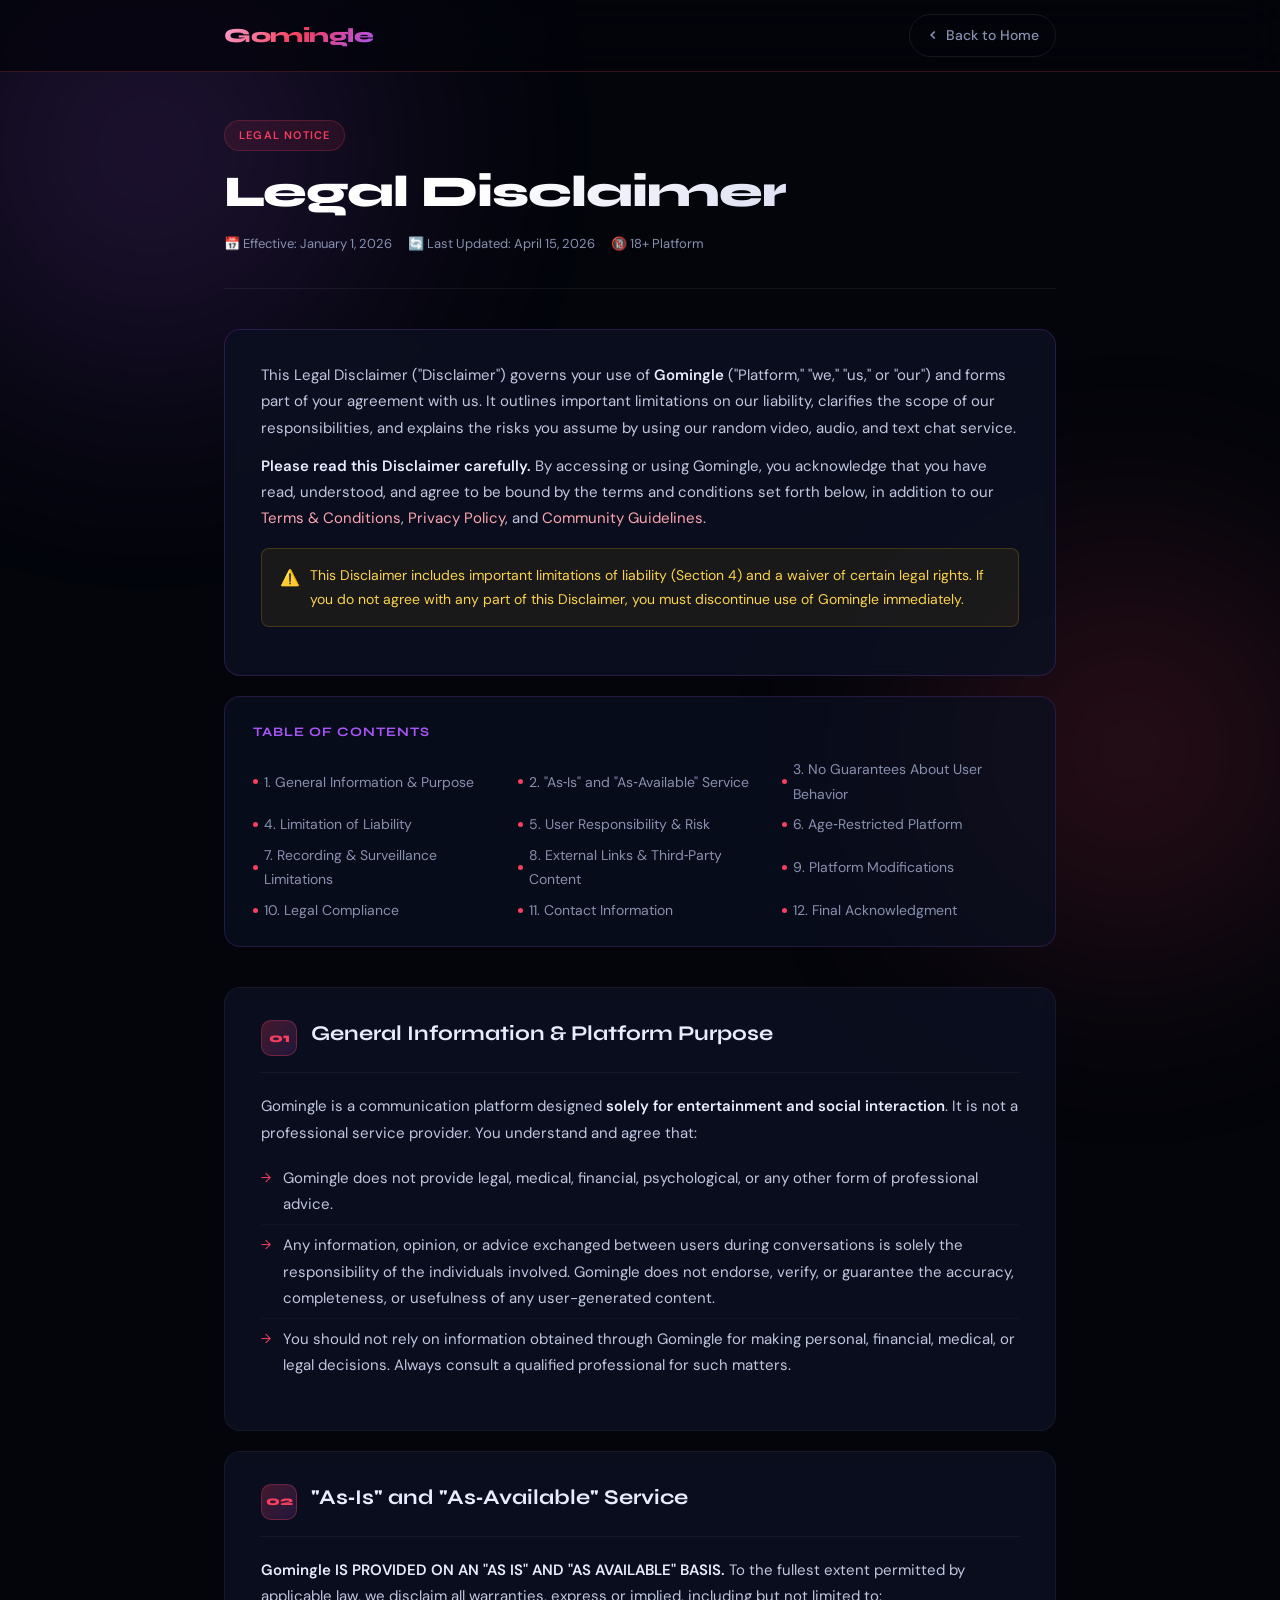
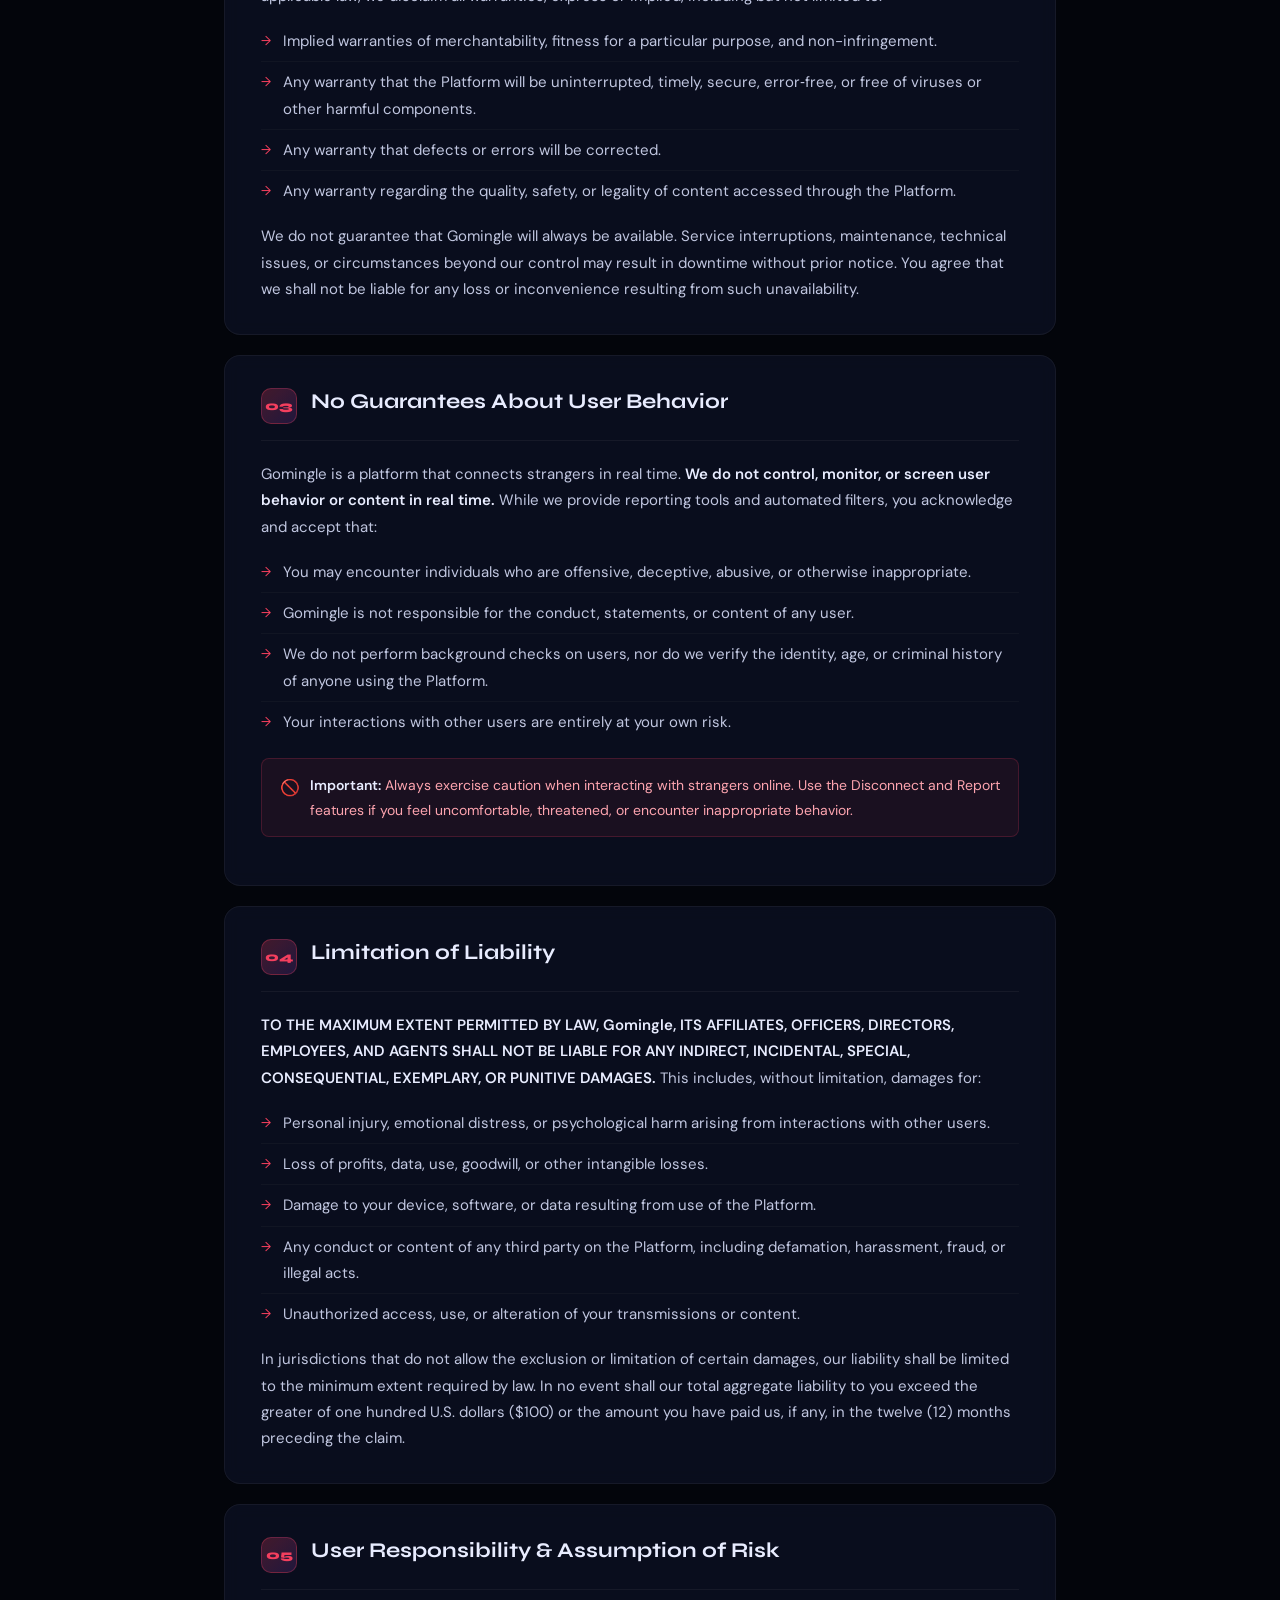
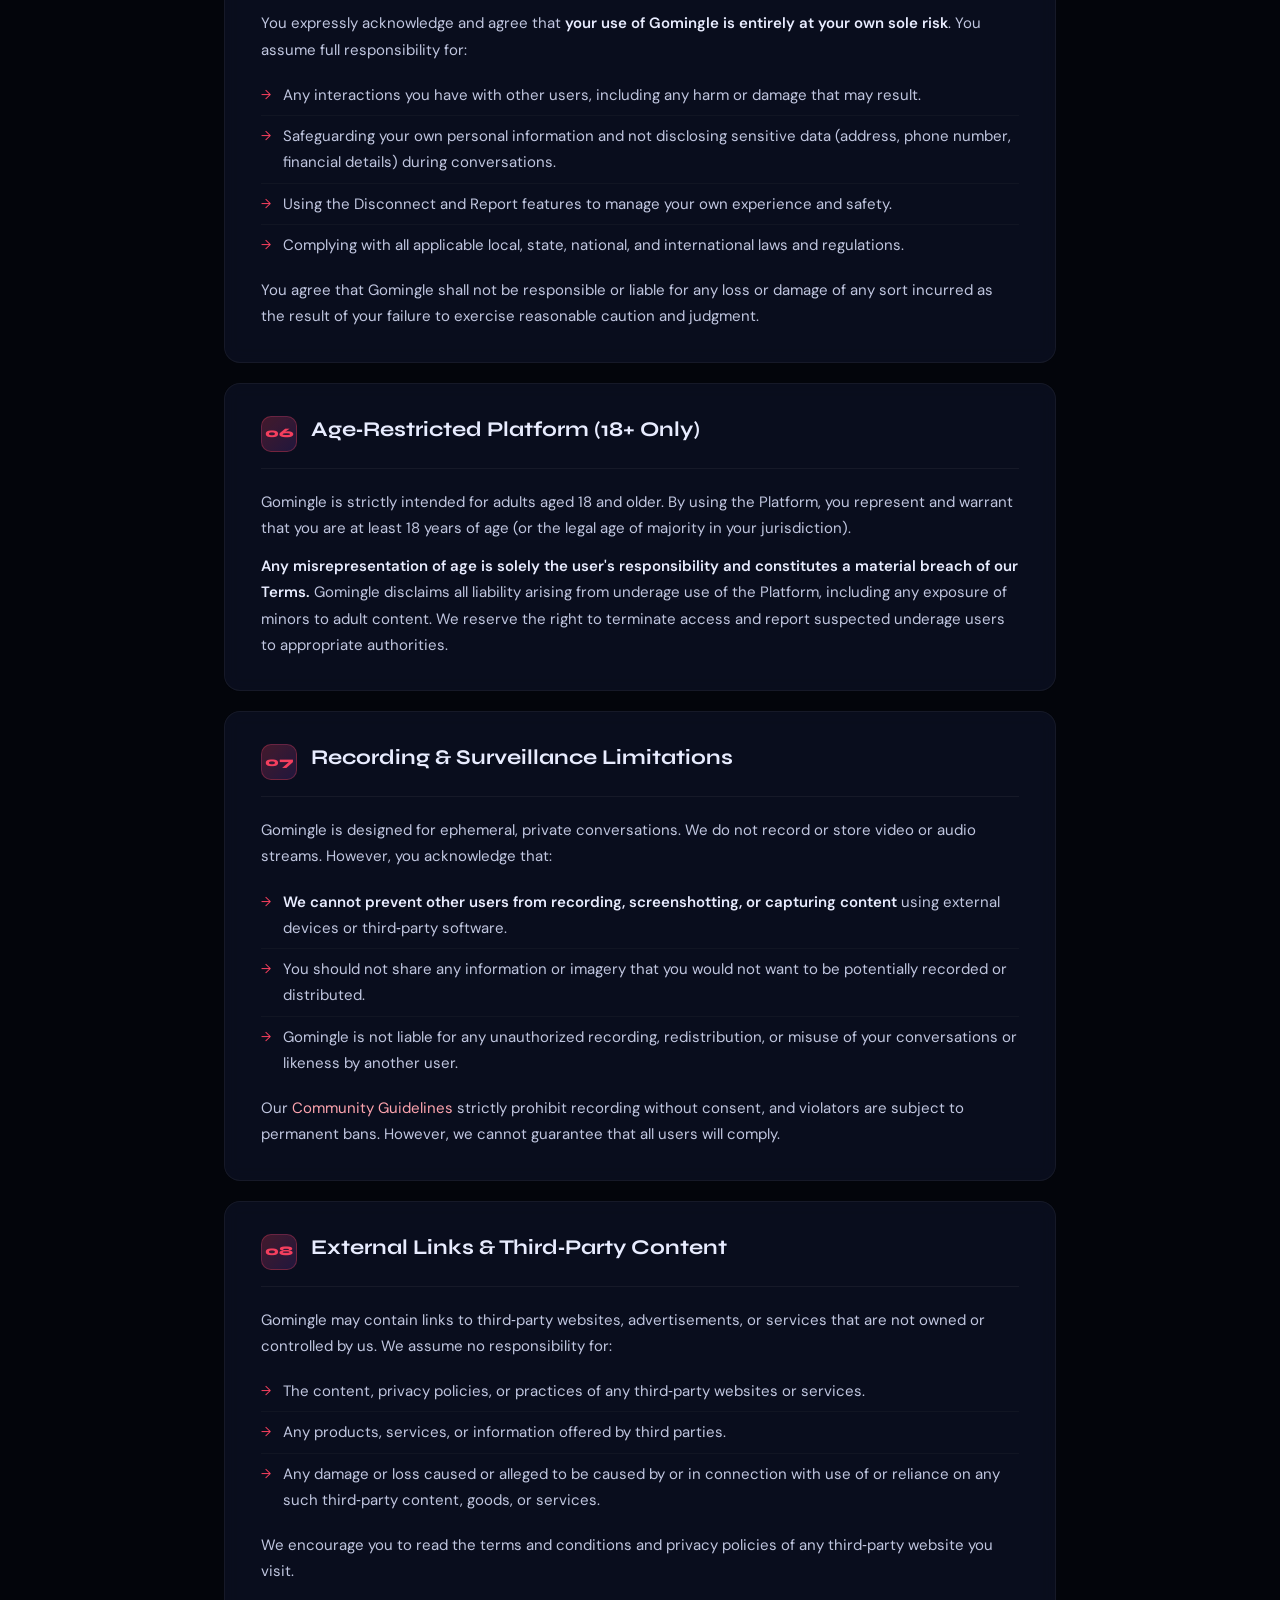
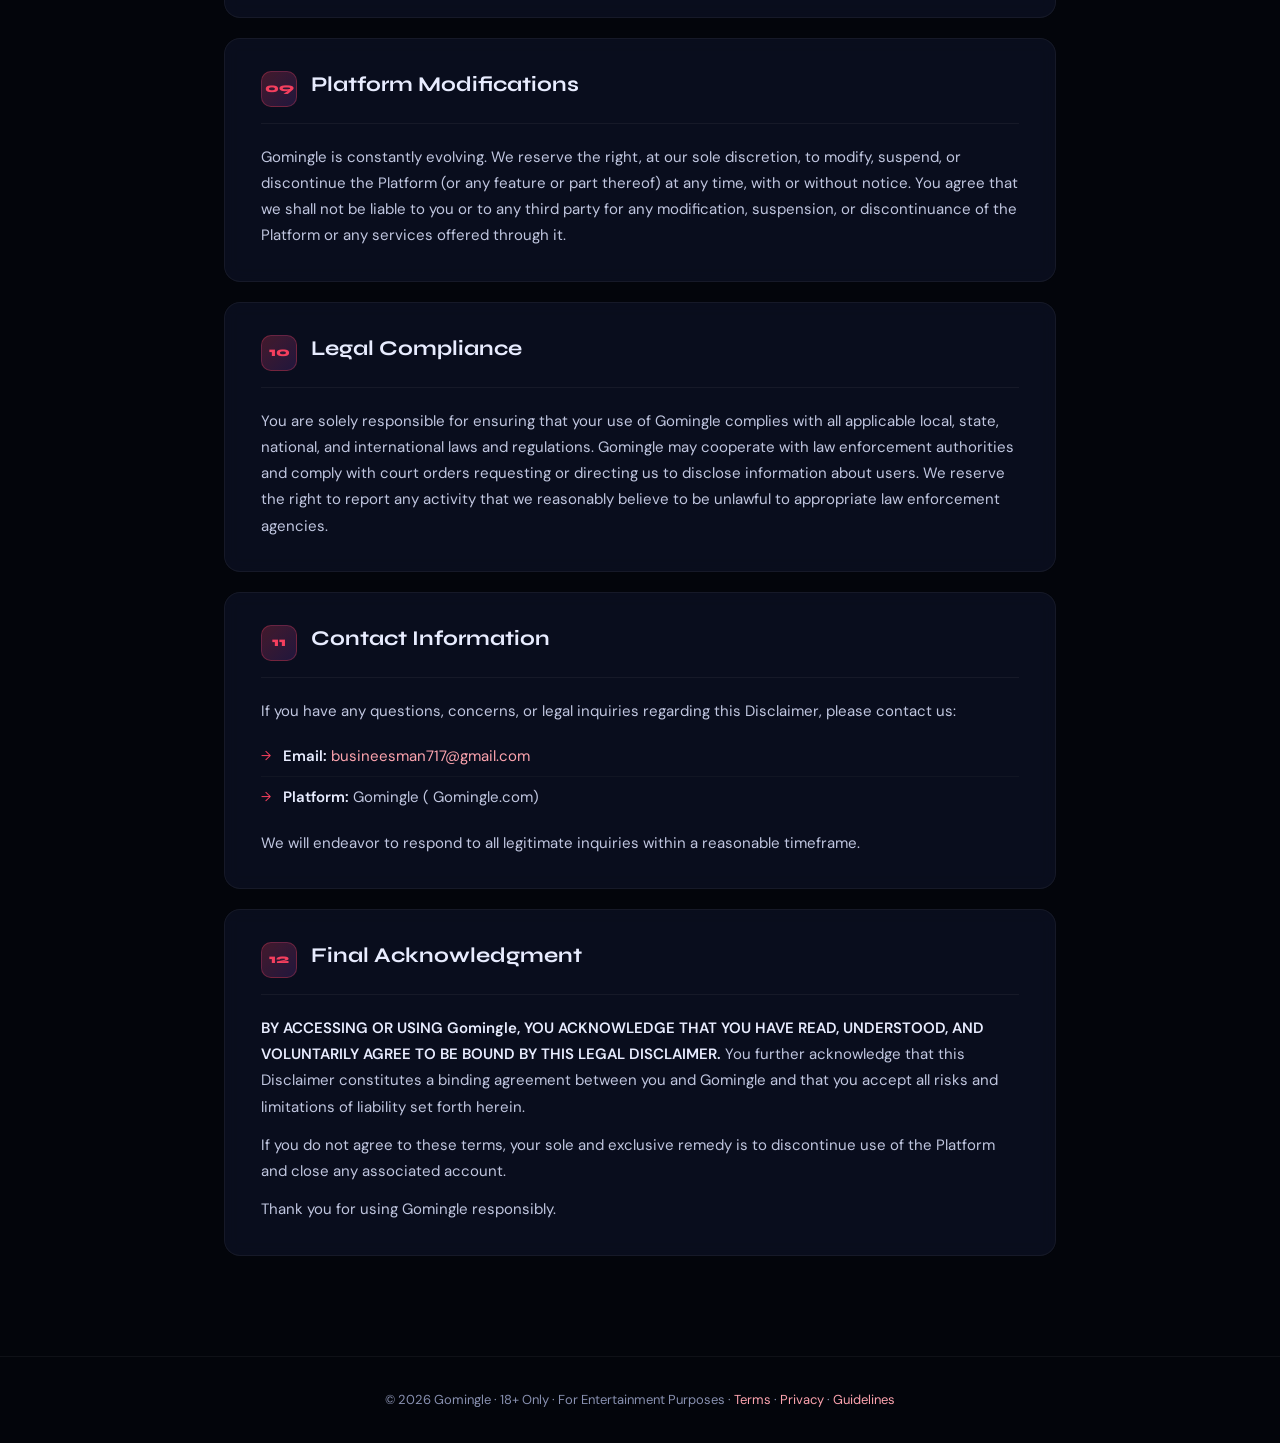
<file: Legal.html>
<!DOCTYPE html>
<html lang="en">
<head>
  <meta charset="utf-8" />
  <title>Legal Disclaimer |  Gomingle — 18+ Random Video Chat</title>
  <meta name="viewport" content="width=device-width, initial-scale=1" />
  <meta name="description" content=" Gomingle Legal Disclaimer — Limitations of liability, user responsibilities, and platform disclaimers for our 18+ random chat service." />
  <meta name="robots" content="index, follow" />
  <link rel="preconnect" href="https://fonts.googleapis.com" />
  <link rel="preconnect" href="https://fonts.gstatic.com" crossorigin />
  <link href="https://fonts.googleapis.com/css2?family=Syne:wght@400;600;700;800&family=DM+Sans:ital,wght@0,300;0,400;0,500;1,300&display=swap" rel="stylesheet" />

  <style>
    /* =========================
        Gomingle BRAND DESIGN SYSTEM
    ========================= */
    :root {
      --bg:        #03050b;
      --surface:   #080d1a;
      --panel:     rgba(11, 17, 34, 0.82);
      --text:      #e8ecff;
      --muted:     #8890b0;
      --accent:    #f43f5e;
      --accent2:   #a855f7;
      --border:    rgba(244, 63, 94, 0.22);
      --border2:   rgba(168, 85, 247, 0.15);
      --link:      #fda4af;
      --link-h:    #fecdd3;
      --r1: 8px;
      --r2: 16px;
      --r3: 24px;
      --max: 880px;
    }

    *, *::before, *::after { box-sizing: border-box; margin: 0; padding: 0; }
    html { scroll-behavior: smooth; }

    body {
      background: var(--bg);
      color: var(--text);
      font-family: 'DM Sans', sans-serif;
      font-size: 16px;
      line-height: 1.75;
      min-height: 100vh;
    }

    /* Ambient glows */
    .glow-a, .glow-b {
      position: fixed; pointer-events: none; z-index: 0;
      border-radius: 50%; filter: blur(100px); opacity: 0.22;
    }
    .glow-a {
      width: 700px; height: 700px;
      top: -200px; left: -200px;
      background: radial-gradient(circle, #a855f7, transparent 70%);
      animation: drift-a 18s ease-in-out infinite alternate;
    }
    .glow-b {
      width: 600px; height: 600px;
      bottom: -150px; right: -150px;
      background: radial-gradient(circle, #f43f5e, transparent 70%);
      animation: drift-b 22s ease-in-out infinite alternate;
    }
    @keyframes drift-a { from { transform: translate(0,0); } to { transform: translate(60px,40px); } }
    @keyframes drift-b { from { transform: translate(0,0); } to { transform: translate(-50px,-30px); } }

    /* Header */
    header {
      position: sticky; top: 0; z-index: 100;
      backdrop-filter: blur(20px) saturate(1.4);
      background: rgba(3, 5, 11, 0.78);
      border-bottom: 1px solid var(--border);
    }
    .header-inner {
      max-width: var(--max); margin: auto; padding: 14px 24px;
      display: flex; justify-content: space-between; align-items: center;
    }
    .brand {
      font-family: 'Syne', sans-serif; font-weight: 800; font-size: 20px;
      background: linear-gradient(130deg, #f9a8d4 0%, #f43f5e 50%, #a855f7 100%);
      -webkit-background-clip: text; background-clip: text; color: transparent;
      letter-spacing: -0.5px;
    }
    .back-link {
      display: inline-flex; align-items: center; gap: 6px;
      color: var(--muted); font-size: 14px; font-weight: 500;
      padding: 8px 16px; border: 1px solid rgba(255,255,255,0.08);
      border-radius: 40px; transition: color 0.2s, border-color 0.2s, background 0.2s;
      text-decoration: none;
    }
    .back-link:hover { color: var(--text); border-color: var(--border); background: rgba(244,63,94,0.08); }
    .back-link svg { width: 14px; height: 14px; }

    /* Wrap */
    .wrap {
      position: relative; z-index: 1;
      max-width: var(--max); margin: auto; padding: 48px 24px 80px;
    }

    /* Hero */
    .page-hero {
      margin-bottom: 40px; padding-bottom: 32px;
      border-bottom: 1px solid rgba(255,255,255,0.06);
    }
    .badge {
      display: inline-flex; align-items: center; gap: 6px;
      font-size: 11px; font-weight: 600; letter-spacing: 1.2px;
      text-transform: uppercase; color: var(--accent);
      background: rgba(244,63,94,0.1); border: 1px solid var(--border);
      border-radius: 40px; padding: 5px 14px; margin-bottom: 16px;
    }
    h1 {
      font-family: 'Syne', sans-serif; font-weight: 800;
      font-size: clamp(28px, 5vw, 44px); line-height: 1.15; letter-spacing: -1px;
      background: linear-gradient(140deg, #fff 30%, #c4c8e8 100%);
      -webkit-background-clip: text; background-clip: text; color: transparent;
      margin-bottom: 16px;
    }
    .meta {
      font-size: 13px; color: var(--muted);
      display: flex; flex-wrap: wrap; gap: 16px;
    }
    .meta span { display: inline-flex; align-items: center; gap: 5px; }

    /* TOC */
    .toc {
      background: rgba(11, 17, 34, 0.7);
      border: 1px solid rgba(168,85,247,0.18);
      border-radius: var(--r2); padding: 24px 28px; margin-bottom: 40px;
    }
    .toc-title {
      font-family: 'Syne', sans-serif; font-weight: 700; font-size: 13px;
      text-transform: uppercase; letter-spacing: 1px; color: var(--accent2);
      margin-bottom: 14px;
    }
    .toc-grid {
      display: grid; grid-template-columns: repeat(auto-fill, minmax(200px, 1fr));
      gap: 6px 20px;
    }
    .toc-grid a {
      font-size: 14px; color: var(--muted); text-decoration: none;
      transition: color 0.15s; display: flex; align-items: center; gap: 6px;
    }
    .toc-grid a::before {
      content: ''; display: inline-block; width: 5px; height: 5px;
      border-radius: 50%; background: var(--accent); flex-shrink: 0;
      transition: background 0.15s;
    }
    .toc-grid a:hover { color: var(--text); }
    .toc-grid a:hover::before { background: var(--accent2); }

    /* Sections */
    .section {
      background: var(--panel); border: 1px solid rgba(255,255,255,0.05);
      border-radius: var(--r2); padding: 32px 36px; margin-bottom: 20px;
      backdrop-filter: blur(8px); transition: border-color 0.25s;
    }
    .section:hover { border-color: rgba(244,63,94,0.18); }

    .section-head {
      display: flex; align-items: flex-start; gap: 14px;
      margin-bottom: 20px; padding-bottom: 16px;
      border-bottom: 1px solid rgba(255,255,255,0.05);
    }
    .section-num {
      flex-shrink: 0; width: 36px; height: 36px; border-radius: 10px;
      background: linear-gradient(135deg, rgba(244,63,94,0.25), rgba(168,85,247,0.15));
      border: 1px solid rgba(244,63,94,0.3);
      display: flex; align-items: center; justify-content: center;
      font-family: 'Syne', sans-serif; font-weight: 800; font-size: 13px;
      color: var(--accent);
    }
    h2 {
      font-family: 'Syne', sans-serif; font-weight: 700;
      font-size: clamp(17px, 2.2vw, 21px); color: var(--text); line-height: 1.3;
    }

    p { font-size: 15px; color: #c0c6e0; margin-bottom: 12px; }
    p:last-child { margin-bottom: 0; }

    ul, ol { padding-left: 0; list-style: none; margin-bottom: 12px; }
    li {
      font-size: 15px; color: #c0c6e0; padding: 7px 0 7px 22px;
      position: relative; border-bottom: 1px solid rgba(255,255,255,0.03);
    }
    li:last-child { border-bottom: none; }
    li::before {
      content: '→'; position: absolute; left: 0;
      color: var(--accent); font-size: 13px; top: 9px;
    }

    strong { color: var(--text); font-weight: 600; }
    a { color: var(--link); text-decoration: none; }
    a:hover { color: var(--link-h); text-decoration: underline; }

    h3 {
      font-family: 'Syne', sans-serif; font-weight: 600; font-size: 15px;
      color: var(--accent2); text-transform: uppercase; letter-spacing: 0.6px;
      margin: 20px 0 8px;
    }

    .callout {
      border-radius: var(--r1); padding: 14px 18px; margin: 16px 0;
      font-size: 14px; display: flex; gap: 10px; align-items: flex-start;
    }
    .callout.warn {
      background: rgba(234,179,8,0.07); border: 1px solid rgba(234,179,8,0.2); color: #fcd34d;
    }
    .callout.danger {
      background: rgba(244,63,94,0.07); border: 1px solid rgba(244,63,94,0.2); color: #fda4af;
    }
    .callout-icon { font-size: 16px; flex-shrink: 0; margin-top: 1px; }

    footer {
      position: relative; z-index: 1;
      border-top: 1px solid rgba(255,255,255,0.05); padding: 32px 24px;
      text-align: center; color: var(--muted); font-size: 13px;
    }

    @media (max-width: 640px) {
      .section { padding: 22px 18px; }
      .wrap { padding: 32px 16px 60px; }
    }

    ::selection { background: rgba(244,63,94,0.3); color: #fff; }

    @media (prefers-reduced-motion: reduce) {
      * { animation: none !important; transition: none !important; }
    }
  </style>
</head>

<body>
<div class="glow-a"></div>
<div class="glow-b"></div>

<header>
  <div class="header-inner">
    <span class="brand"> Gomingle</span>
    <a href="/" class="back-link">
      <svg viewBox="0 0 16 16" fill="none" stroke="currentColor" stroke-width="2"><path d="M10 12L6 8l4-4"/></svg>
      Back to Home
    </a>
  </div>
</header>

<div class="wrap">

  <!-- Hero -->
  <div class="page-hero">
    <div class="badge">Legal Notice</div>
    <h1>Legal Disclaimer</h1>
    <div class="meta">
      <span>📅 Effective: January 1, 2026</span>
      <span>🔄 Last Updated: April 15, 2026</span>
      <span>🔞 18+ Platform</span>
    </div>
  </div>

  <!-- Intro -->
  <div class="section" style="border-color:rgba(168,85,247,0.2)">
    <p>This Legal Disclaimer ("Disclaimer") governs your use of <strong> Gomingle</strong> ("Platform," "we," "us," or "our") and forms part of your agreement with us. It outlines important limitations on our liability, clarifies the scope of our responsibilities, and explains the risks you assume by using our random video, audio, and text chat service.</p>
    <p><strong>Please read this Disclaimer carefully.</strong> By accessing or using  Gomingle, you acknowledge that you have read, understood, and agree to be bound by the terms and conditions set forth below, in addition to our <a href="/terms">Terms &amp; Conditions</a>, <a href="/privacy">Privacy Policy</a>, and <a href="/guidelines">Community Guidelines</a>.</p>
    <div class="callout warn">
      <span class="callout-icon">⚠️</span>
      <span>This Disclaimer includes important limitations of liability (Section 4) and a waiver of certain legal rights. If you do not agree with any part of this Disclaimer, you must discontinue use of  Gomingle immediately.</span>
    </div>
  </div>

  <!-- TOC -->
  <nav class="toc" aria-label="Table of Contents">
    <div class="toc-title">Table of Contents</div>
    <div class="toc-grid">
      <a href="#s1">1. General Information &amp; Purpose</a>
      <a href="#s2">2. "As‑Is" and "As‑Available" Service</a>
      <a href="#s3">3. No Guarantees About User Behavior</a>
      <a href="#s4">4. Limitation of Liability</a>
      <a href="#s5">5. User Responsibility &amp; Risk</a>
      <a href="#s6">6. Age‑Restricted Platform</a>
      <a href="#s7">7. Recording &amp; Surveillance Limitations</a>
      <a href="#s8">8. External Links &amp; Third‑Party Content</a>
      <a href="#s9">9. Platform Modifications</a>
      <a href="#s10">10. Legal Compliance</a>
      <a href="#s11">11. Contact Information</a>
      <a href="#s12">12. Final Acknowledgment</a>
    </div>
  </nav>

  <!-- Section 1 -->
  <div class="section" id="s1">
    <div class="section-head"><div class="section-num">01</div><h2>General Information &amp; Platform Purpose</h2></div>
    <p> Gomingle is a communication platform designed <strong>solely for entertainment and social interaction</strong>. It is not a professional service provider. You understand and agree that:</p>
    <ul>
      <li> Gomingle does not provide legal, medical, financial, psychological, or any other form of professional advice.</li>
      <li>Any information, opinion, or advice exchanged between users during conversations is solely the responsibility of the individuals involved.  Gomingle does not endorse, verify, or guarantee the accuracy, completeness, or usefulness of any user-generated content.</li>
      <li>You should not rely on information obtained through  Gomingle for making personal, financial, medical, or legal decisions. Always consult a qualified professional for such matters.</li>
    </ul>
  </div>

  <!-- Section 2 -->
  <div class="section" id="s2">
    <div class="section-head"><div class="section-num">02</div><h2>"As‑Is" and "As‑Available" Service</h2></div>
    <p><strong> Gomingle IS PROVIDED ON AN "AS IS" AND "AS AVAILABLE" BASIS.</strong> To the fullest extent permitted by applicable law, we disclaim all warranties, express or implied, including but not limited to:</p>
    <ul>
      <li>Implied warranties of merchantability, fitness for a particular purpose, and non-infringement.</li>
      <li>Any warranty that the Platform will be uninterrupted, timely, secure, error‑free, or free of viruses or other harmful components.</li>
      <li>Any warranty that defects or errors will be corrected.</li>
      <li>Any warranty regarding the quality, safety, or legality of content accessed through the Platform.</li>
    </ul>
    <p>We do not guarantee that  Gomingle will always be available. Service interruptions, maintenance, technical issues, or circumstances beyond our control may result in downtime without prior notice. You agree that we shall not be liable for any loss or inconvenience resulting from such unavailability.</p>
  </div>

  <!-- Section 3 -->
  <div class="section" id="s3">
    <div class="section-head"><div class="section-num">03</div><h2>No Guarantees About User Behavior</h2></div>
    <p> Gomingle is a platform that connects strangers in real time. <strong>We do not control, monitor, or screen user behavior or content in real time.</strong> While we provide reporting tools and automated filters, you acknowledge and accept that:</p>
    <ul>
      <li>You may encounter individuals who are offensive, deceptive, abusive, or otherwise inappropriate.</li>
      <li> Gomingle is not responsible for the conduct, statements, or content of any user.</li>
      <li>We do not perform background checks on users, nor do we verify the identity, age, or criminal history of anyone using the Platform.</li>
      <li>Your interactions with other users are entirely at your own risk.</li>
    </ul>
    <div class="callout danger">
      <span class="callout-icon">🚫</span>
      <span><strong>Important:</strong> Always exercise caution when interacting with strangers online. Use the Disconnect and Report features if you feel uncomfortable, threatened, or encounter inappropriate behavior.</span>
    </div>
  </div>

  <!-- Section 4 -->
  <div class="section" id="s4">
    <div class="section-head"><div class="section-num">04</div><h2>Limitation of Liability</h2></div>
    <p><strong>TO THE MAXIMUM EXTENT PERMITTED BY LAW,  Gomingle, ITS AFFILIATES, OFFICERS, DIRECTORS, EMPLOYEES, AND AGENTS SHALL NOT BE LIABLE FOR ANY INDIRECT, INCIDENTAL, SPECIAL, CONSEQUENTIAL, EXEMPLARY, OR PUNITIVE DAMAGES.</strong> This includes, without limitation, damages for:</p>
    <ul>
      <li>Personal injury, emotional distress, or psychological harm arising from interactions with other users.</li>
      <li>Loss of profits, data, use, goodwill, or other intangible losses.</li>
      <li>Damage to your device, software, or data resulting from use of the Platform.</li>
      <li>Any conduct or content of any third party on the Platform, including defamation, harassment, fraud, or illegal acts.</li>
      <li>Unauthorized access, use, or alteration of your transmissions or content.</li>
    </ul>
    <p>In jurisdictions that do not allow the exclusion or limitation of certain damages, our liability shall be limited to the minimum extent required by law. In no event shall our total aggregate liability to you exceed the greater of one hundred U.S. dollars ($100) or the amount you have paid us, if any, in the twelve (12) months preceding the claim.</p>
  </div>

  <!-- Section 5 -->
  <div class="section" id="s5">
    <div class="section-head"><div class="section-num">05</div><h2>User Responsibility &amp; Assumption of Risk</h2></div>
    <p>You expressly acknowledge and agree that <strong>your use of  Gomingle is entirely at your own sole risk</strong>. You assume full responsibility for:</p>
    <ul>
      <li>Any interactions you have with other users, including any harm or damage that may result.</li>
      <li>Safeguarding your own personal information and not disclosing sensitive data (address, phone number, financial details) during conversations.</li>
      <li>Using the Disconnect and Report features to manage your own experience and safety.</li>
      <li>Complying with all applicable local, state, national, and international laws and regulations.</li>
    </ul>
    <p>You agree that  Gomingle shall not be responsible or liable for any loss or damage of any sort incurred as the result of your failure to exercise reasonable caution and judgment.</p>
  </div>

  <!-- Section 6 -->
  <div class="section" id="s6">
    <div class="section-head"><div class="section-num">06</div><h2>Age‑Restricted Platform (18+ Only)</h2></div>
    <p> Gomingle is strictly intended for adults aged 18 and older. By using the Platform, you represent and warrant that you are at least 18 years of age (or the legal age of majority in your jurisdiction).</p>
    <p><strong>Any misrepresentation of age is solely the user's responsibility and constitutes a material breach of our Terms.</strong>  Gomingle disclaims all liability arising from underage use of the Platform, including any exposure of minors to adult content. We reserve the right to terminate access and report suspected underage users to appropriate authorities.</p>
  </div>

  <!-- Section 7 -->
  <div class="section" id="s7">
    <div class="section-head"><div class="section-num">07</div><h2>Recording &amp; Surveillance Limitations</h2></div>
    <p> Gomingle is designed for ephemeral, private conversations. We do not record or store video or audio streams. However, you acknowledge that:</p>
    <ul>
      <li><strong>We cannot prevent other users from recording, screenshotting, or capturing content</strong> using external devices or third‑party software.</li>
      <li>You should not share any information or imagery that you would not want to be potentially recorded or distributed.</li>
      <li> Gomingle is not liable for any unauthorized recording, redistribution, or misuse of your conversations or likeness by another user.</li>
    </ul>
    <p>Our <a href="/guidelines">Community Guidelines</a> strictly prohibit recording without consent, and violators are subject to permanent bans. However, we cannot guarantee that all users will comply.</p>
  </div>

  <!-- Section 8 -->
  <div class="section" id="s8">
    <div class="section-head"><div class="section-num">08</div><h2>External Links &amp; Third‑Party Content</h2></div>
    <p> Gomingle may contain links to third‑party websites, advertisements, or services that are not owned or controlled by us. We assume no responsibility for:</p>
    <ul>
      <li>The content, privacy policies, or practices of any third‑party websites or services.</li>
      <li>Any products, services, or information offered by third parties.</li>
      <li>Any damage or loss caused or alleged to be caused by or in connection with use of or reliance on any such third‑party content, goods, or services.</li>
    </ul>
    <p>We encourage you to read the terms and conditions and privacy policies of any third‑party website you visit.</p>
  </div>

  <!-- Section 9 -->
  <div class="section" id="s9">
    <div class="section-head"><div class="section-num">09</div><h2>Platform Modifications</h2></div>
    <p> Gomingle is constantly evolving. We reserve the right, at our sole discretion, to modify, suspend, or discontinue the Platform (or any feature or part thereof) at any time, with or without notice. You agree that we shall not be liable to you or to any third party for any modification, suspension, or discontinuance of the Platform or any services offered through it.</p>
  </div>

  <!-- Section 10 -->
  <div class="section" id="s10">
    <div class="section-head"><div class="section-num">10</div><h2>Legal Compliance</h2></div>
    <p>You are solely responsible for ensuring that your use of  Gomingle complies with all applicable local, state, national, and international laws and regulations.  Gomingle may cooperate with law enforcement authorities and comply with court orders requesting or directing us to disclose information about users. We reserve the right to report any activity that we reasonably believe to be unlawful to appropriate law enforcement agencies.</p>
  </div>

  <!-- Section 11 -->
  <div class="section" id="s11">
    <div class="section-head"><div class="section-num">11</div><h2>Contact Information</h2></div>
    <p>If you have any questions, concerns, or legal inquiries regarding this Disclaimer, please contact us:</p>
    <ul>
      <li><strong>Email:</strong> <a href="mailto:busineesman717@gmail.com">busineesman717@gmail.com</a></li>
      <li><strong>Platform:</strong>  Gomingle ( Gomingle.com)</li>
    </ul>
    <p style="margin-top:12px;">We will endeavor to respond to all legitimate inquiries within a reasonable timeframe.</p>
  </div>

  <!-- Section 12 -->
  <div class="section" id="s12">
    <div class="section-head"><div class="section-num">12</div><h2>Final Acknowledgment</h2></div>
    <p><strong>BY ACCESSING OR USING  Gomingle, YOU ACKNOWLEDGE THAT YOU HAVE READ, UNDERSTOOD, AND VOLUNTARILY AGREE TO BE BOUND BY THIS LEGAL DISCLAIMER.</strong> You further acknowledge that this Disclaimer constitutes a binding agreement between you and  Gomingle and that you accept all risks and limitations of liability set forth herein.</p>
    <p>If you do not agree to these terms, your sole and exclusive remedy is to discontinue use of the Platform and close any associated account.</p>
    <p>Thank you for using  Gomingle responsibly.</p>
  </div>

</div> <!-- /.wrap -->

<footer>
  © 2026  Gomingle · 18+ Only · For Entertainment Purposes · <a href="/terms">Terms</a> · <a href="/privacy">Privacy</a> · <a href="/guidelines">Guidelines</a>
</footer>

</body>
</html>
</file>
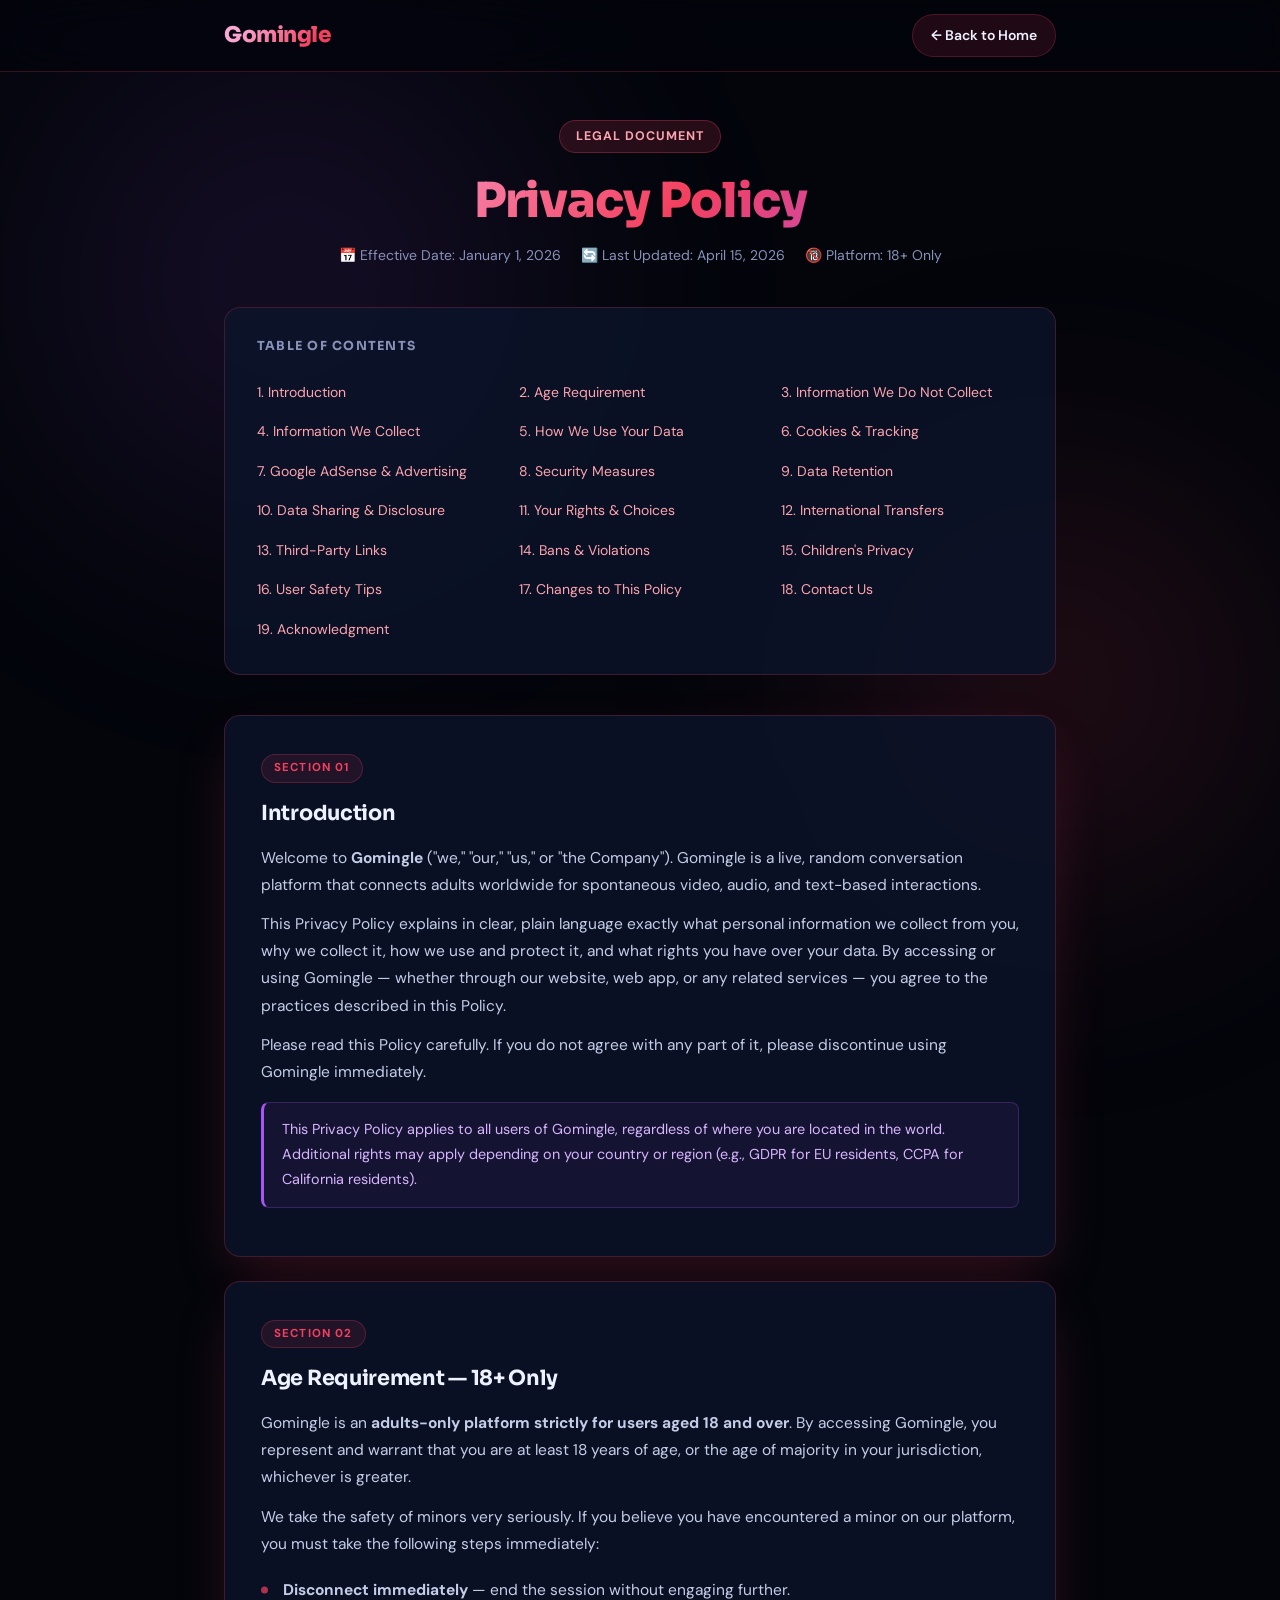
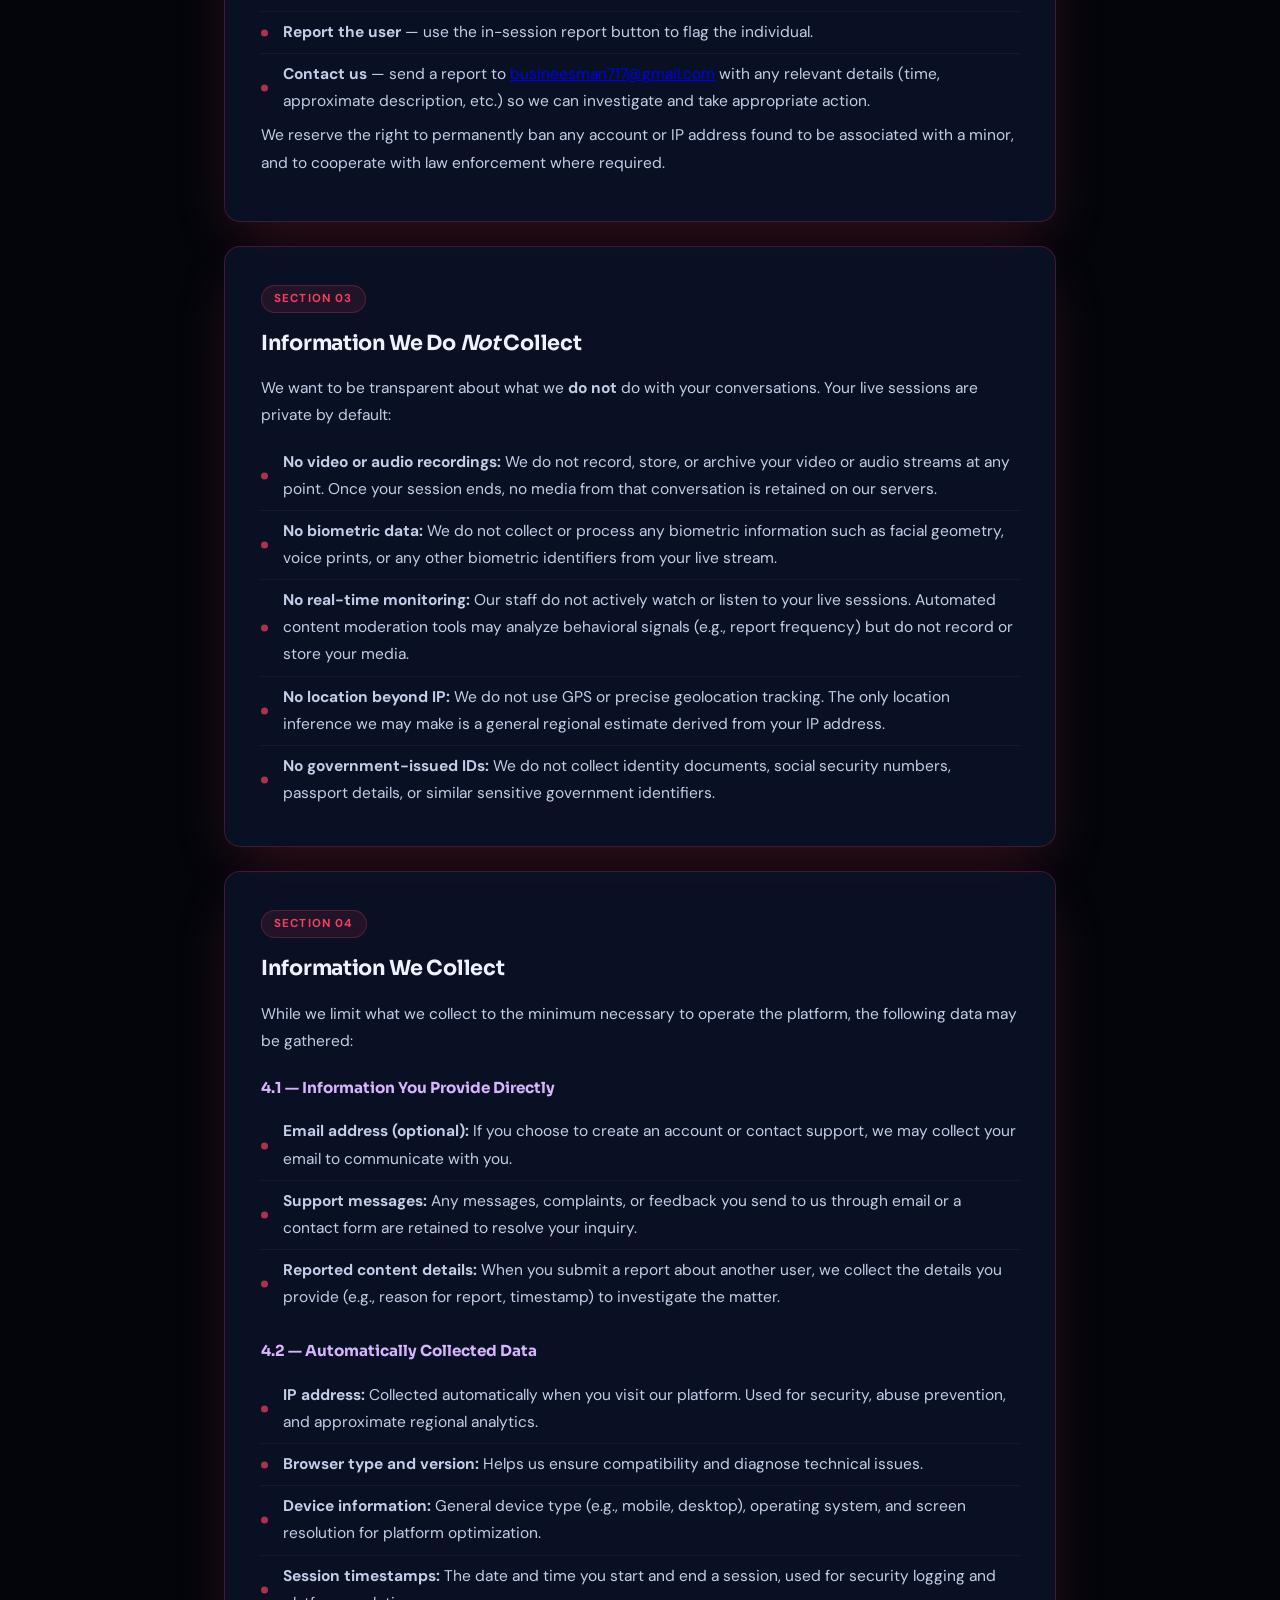
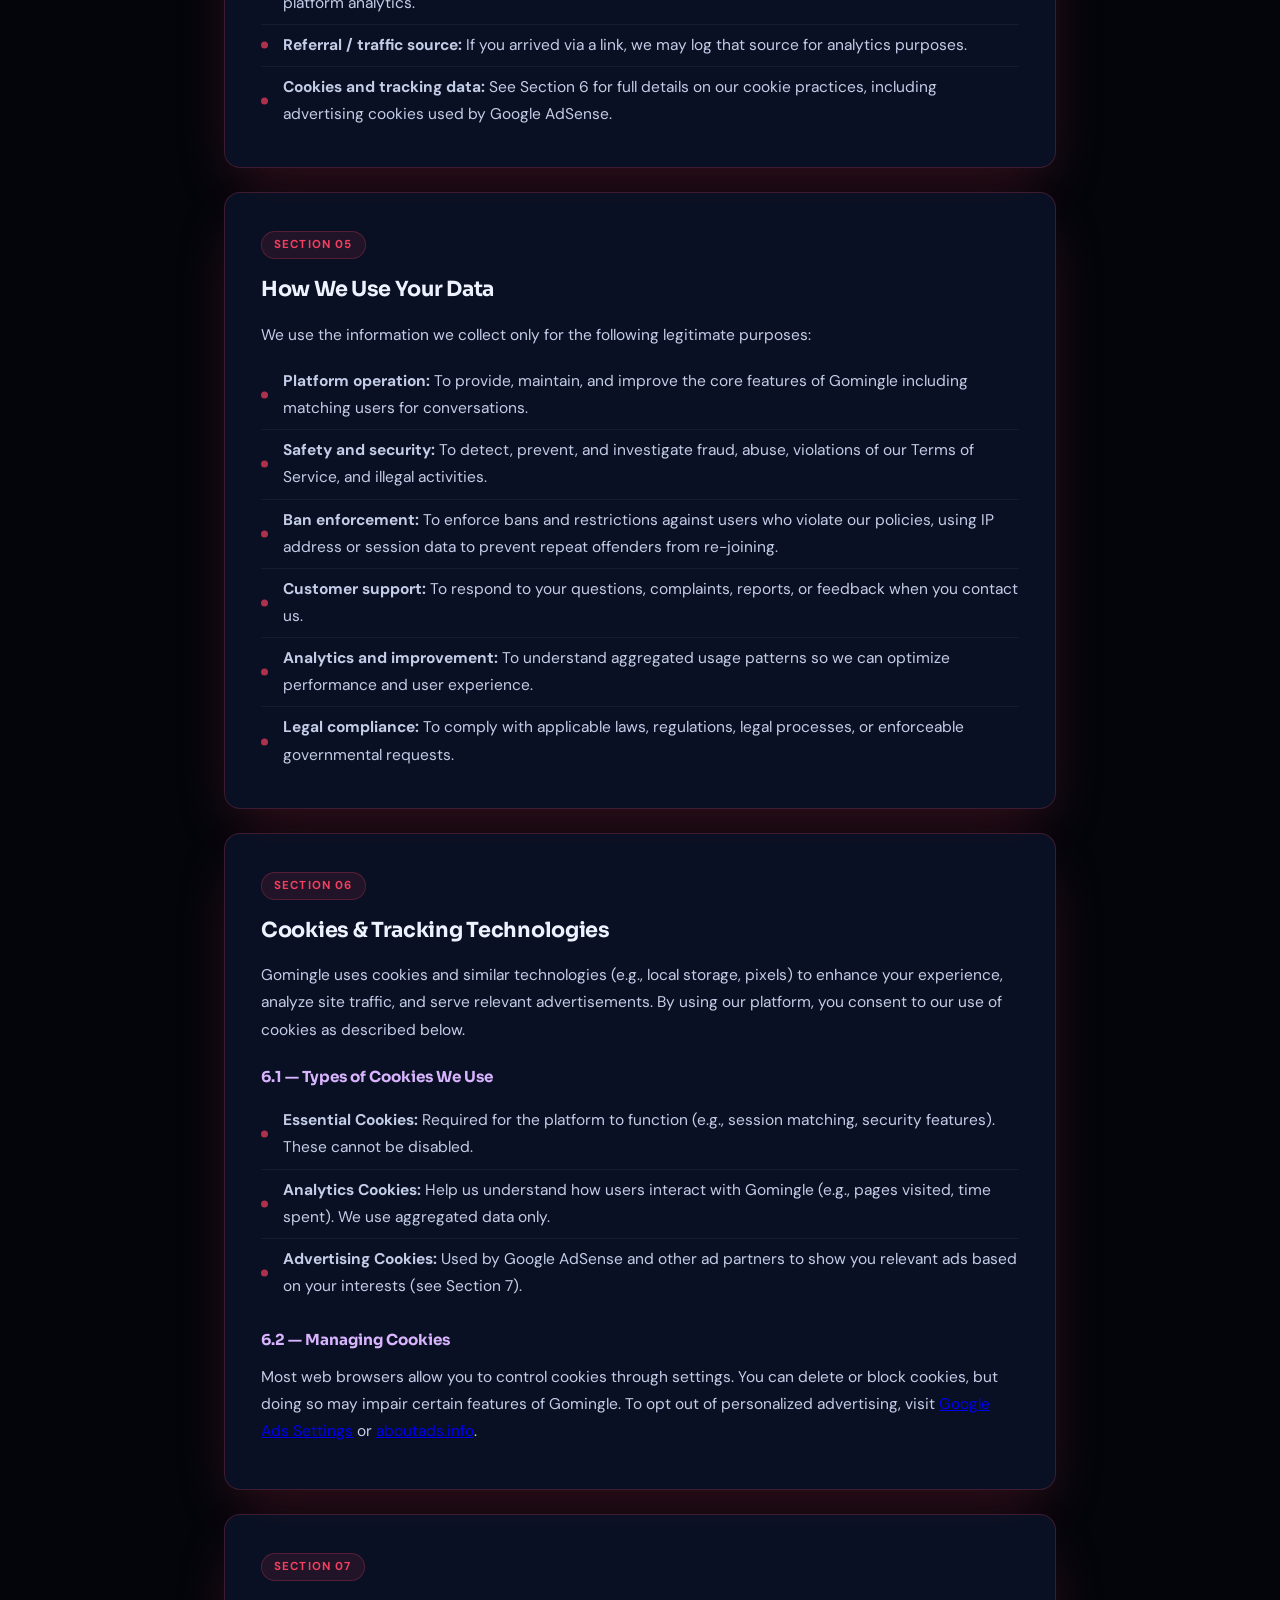
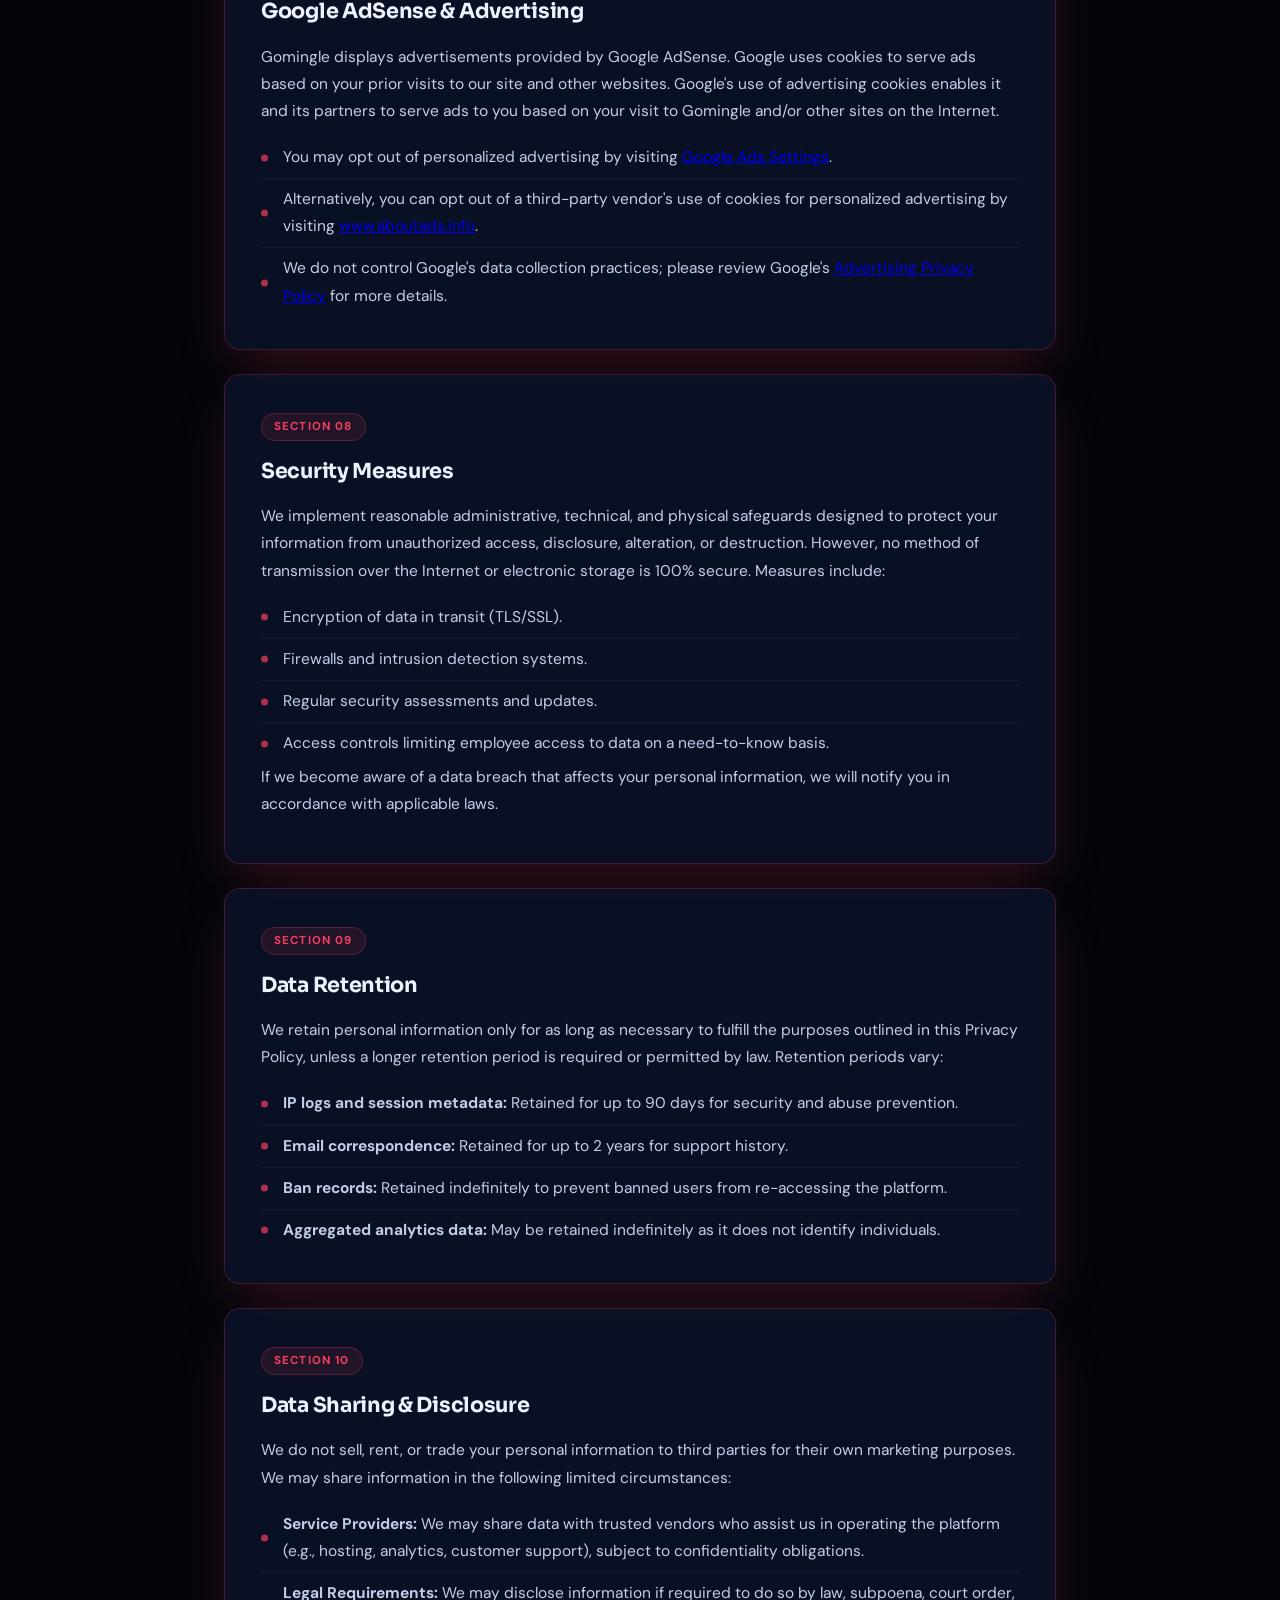
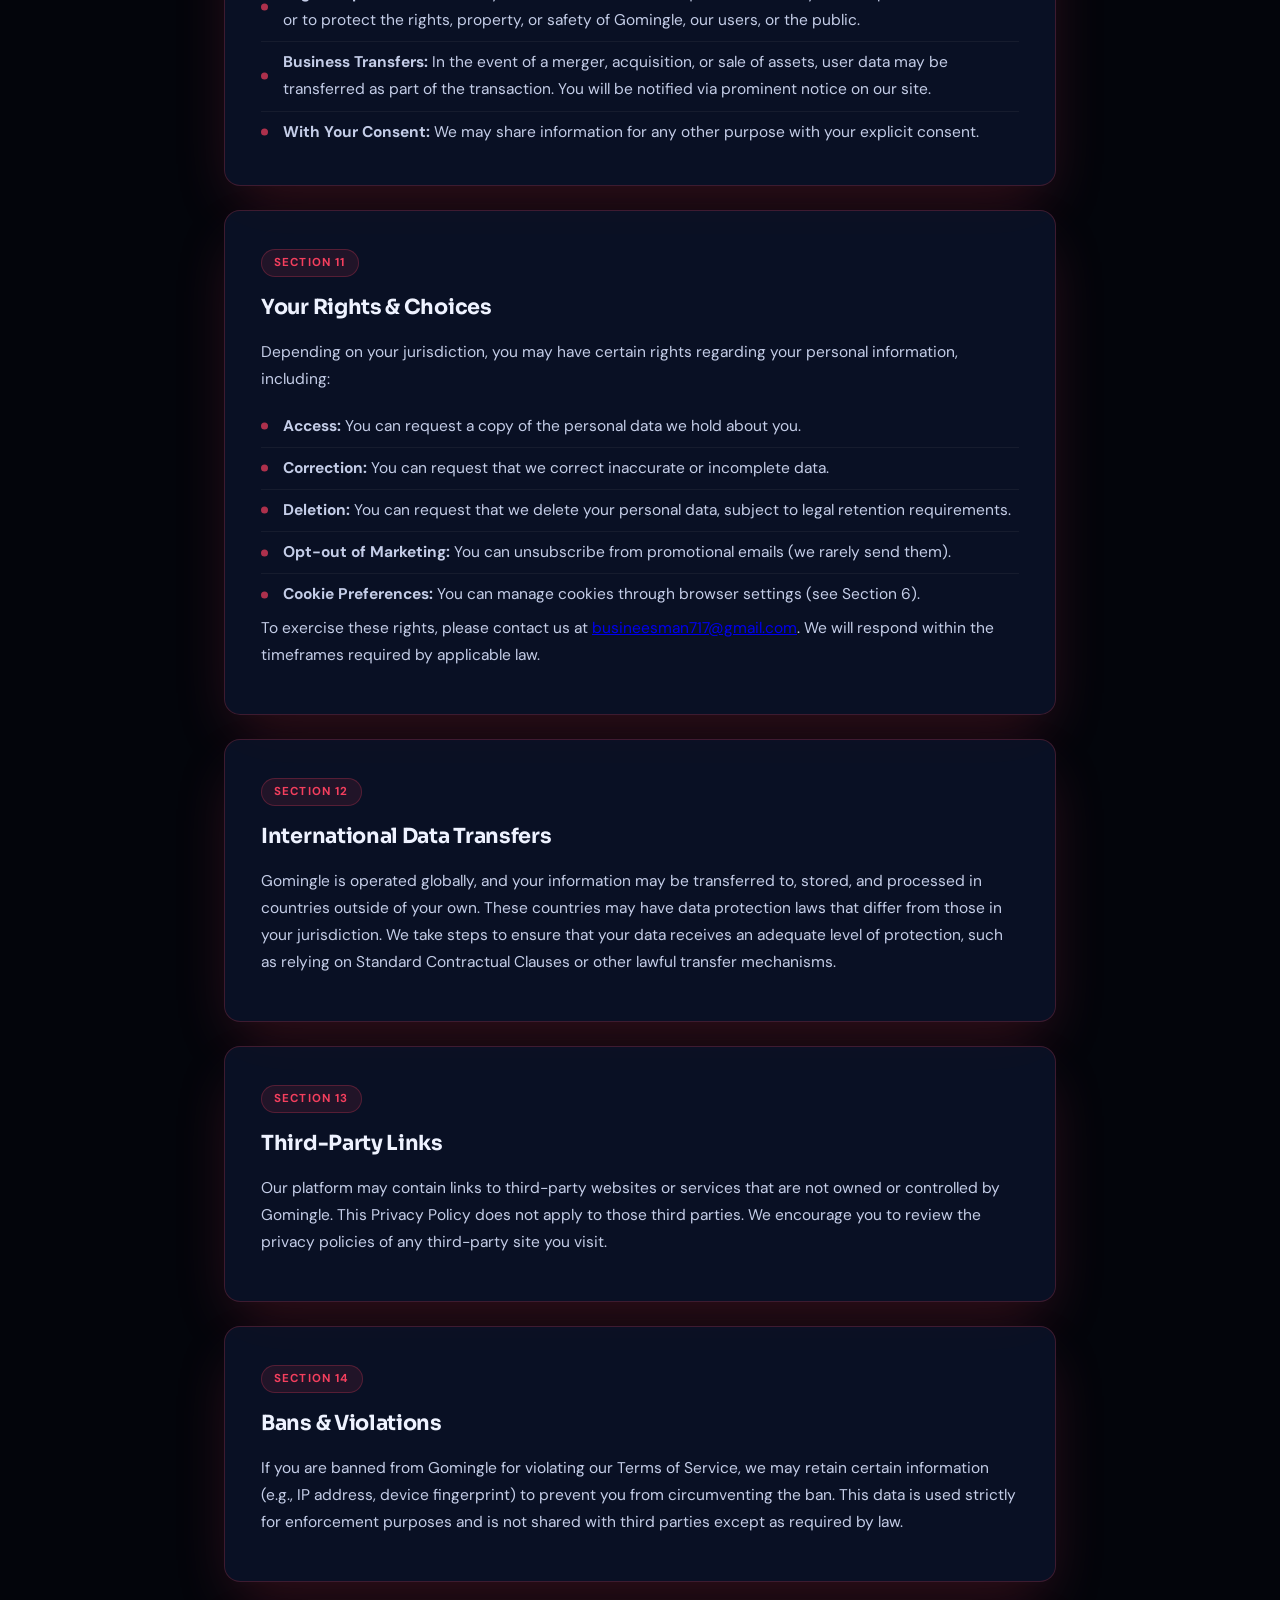
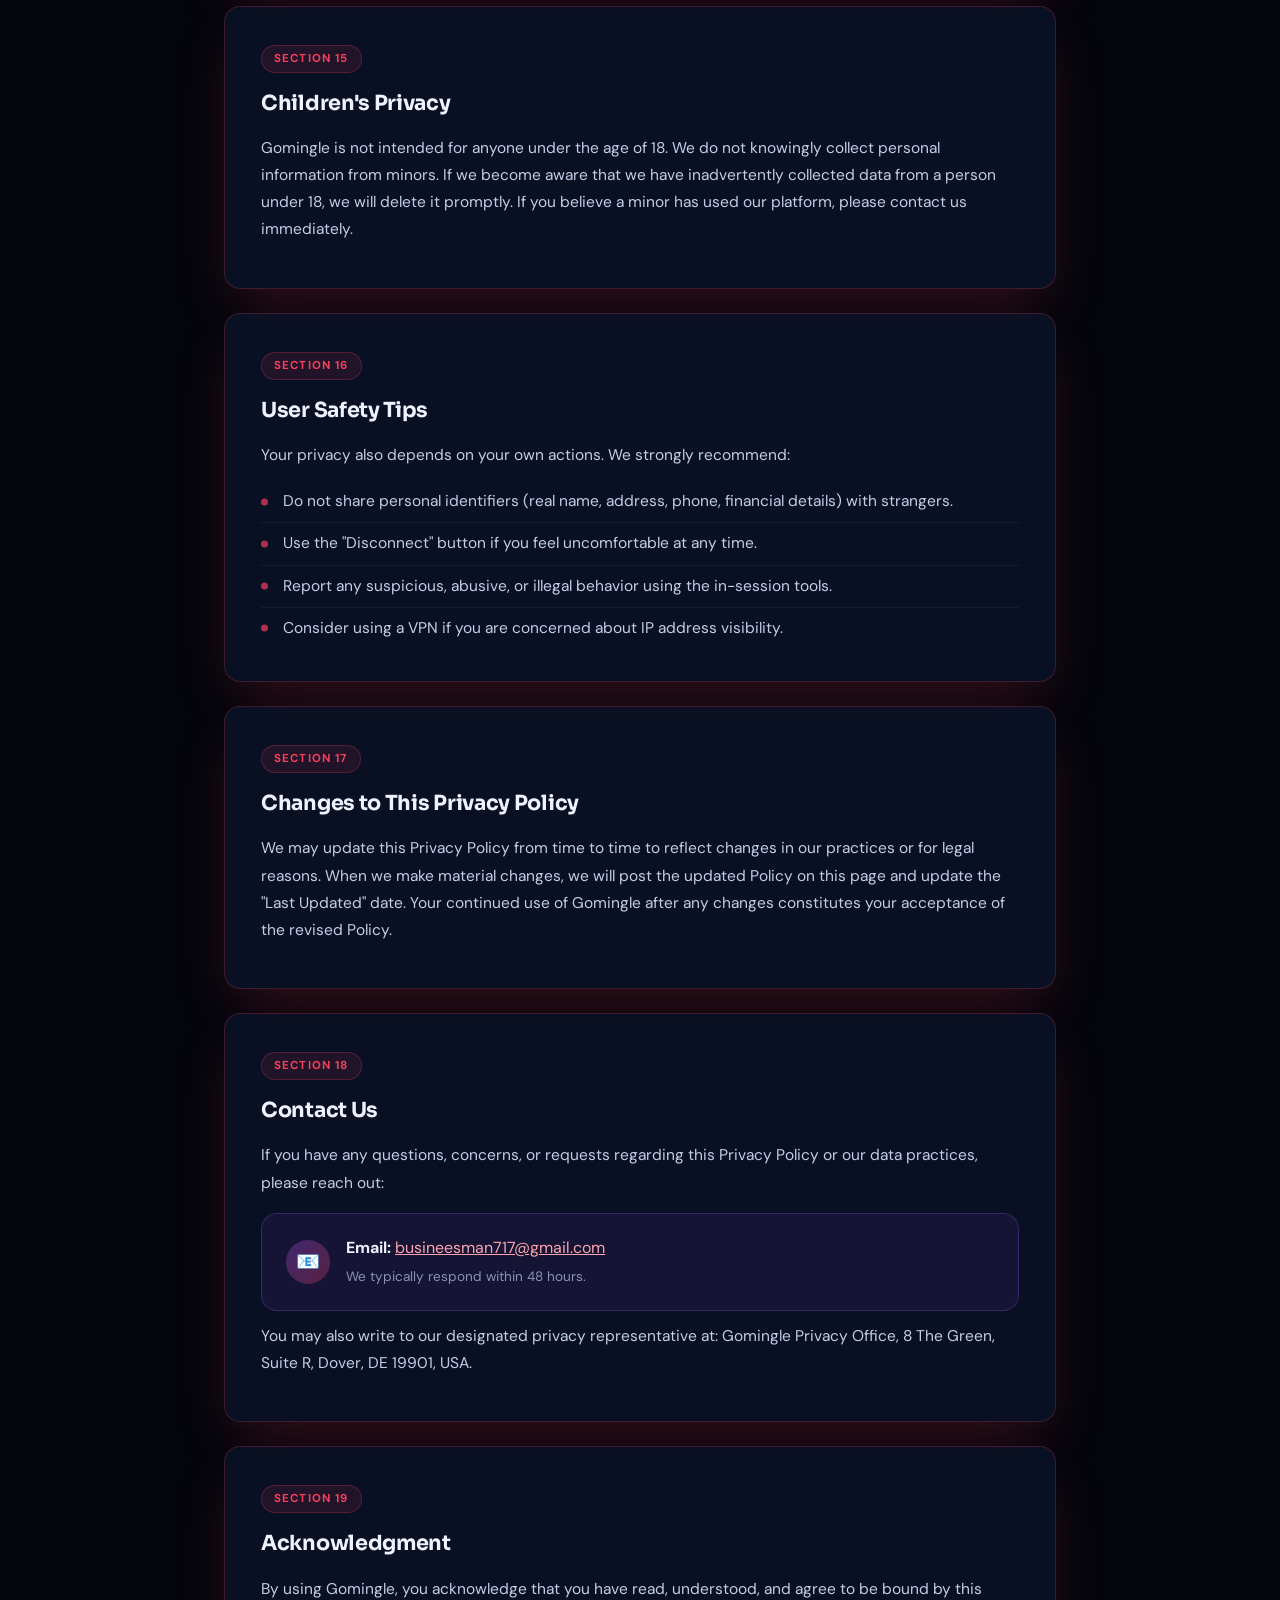
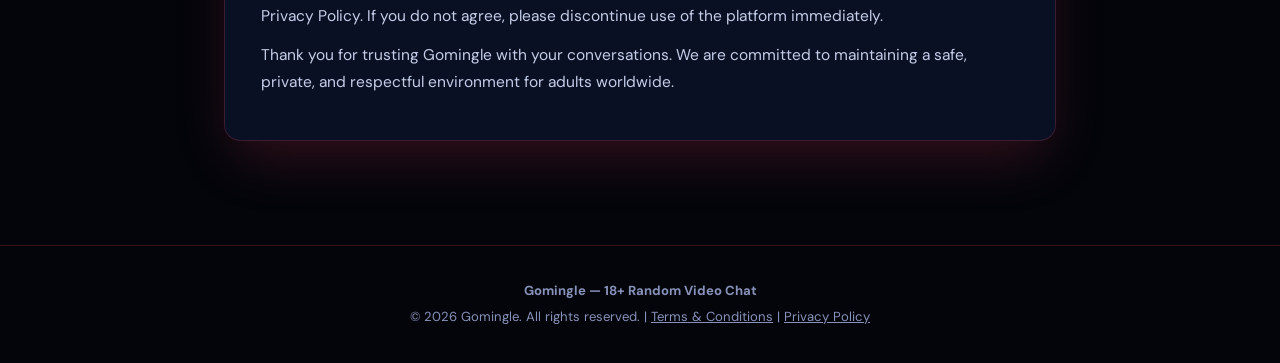
<file: privacy.html>
<!DOCTYPE html>
<html lang="en">
<head>
  <meta charset="utf-8" />
  <title>Privacy Policy |  Gomingle — Random Video Chat for Adults</title>
  <meta name="viewport" content="width=device-width, initial-scale=1" />
  <meta name="description" content=" Gomingle Privacy Policy — Learn how we collect, use, protect, and share your information on our random video, audio, and text conversation platform." />
  <meta name="robots" content="index, follow" />
  <link rel="canonical" href="https://www. Gomingle.com/privacy-policy.html" />

  <!-- Google Fonts -->
  <link rel="preconnect" href="https://fonts.googleapis.com" />
  <link rel="preconnect" href="https://fonts.gstatic.com" crossorigin />
  <link href="https://fonts.googleapis.com/css2?family=Sora:wght@300;400;600;700;800&family=DM+Sans:ital,wght@0,300;0,400;0,500;1,400&display=swap" rel="stylesheet" />

  <style>
    /* =========================================
        Gomingle BRAND DESIGN SYSTEM
    ========================================= */
    :root {
      --bg:       #03050b;
      --surface:  #080e1c;
      --panel:    rgba(12, 20, 42, 0.82);
      --text:     #eef2ff;
      --muted:    #8892b8;
      --accent:   #f43f5e;
      --accent2:  #a855f7;
      --border:   rgba(244, 63, 94, 0.22);
      --link:     #fda4af;
      --link-hov: #ffe4e6;
      --shadow:   0 24px 60px -12px rgba(244, 63, 94, 0.22);
      --r1: 8px;
      --r2: 16px;
      --r3: 24px;
      --w: 880px;
    }

    *, *::before, *::after { box-sizing: border-box; margin: 0; padding: 0; }
    html { scroll-behavior: smooth; }

    body {
      background: var(--bg);
      color: var(--text);
      font-family: 'DM Sans', system-ui, sans-serif;
      font-size: 16px;
      line-height: 1.75;
      -webkit-font-smoothing: antialiased;
    }

    .glow-tl, .glow-br {
      position: fixed; border-radius: 50%; filter: blur(100px); z-index: -1; pointer-events: none;
    }
    .glow-tl {
      top: -15%; left: -10%; width: 65vw; height: 65vw;
      background: radial-gradient(circle, rgba(168,85,247,0.14), transparent 65%);
    }
    .glow-br {
      bottom: -15%; right: -10%; width: 55vw; height: 55vw;
      background: radial-gradient(circle, rgba(244,63,94,0.16), transparent 65%);
    }

    header {
      position: sticky; top: 0; z-index: 50;
      backdrop-filter: blur(16px) saturate(180%);
      -webkit-backdrop-filter: blur(16px) saturate(180%);
      background: rgba(3, 5, 11, 0.78);
      border-bottom: 1px solid var(--border);
    }
    .header-inner {
      max-width: var(--w); margin: auto; padding: 14px 24px;
      display: flex; justify-content: space-between; align-items: center;
    }
    .brand {
      font-family: 'Sora', sans-serif; font-size: 1.35rem; font-weight: 800;
      background: linear-gradient(130deg, #f9a8d4 20%, #f43f5e 80%);
      -webkit-background-clip: text; -webkit-text-fill-color: transparent;
      background-clip: text; letter-spacing: -0.5px;
    }
    .back-btn {
      display: inline-flex; align-items: center; gap: 6px; padding: 8px 18px;
      border-radius: 40px; border: 1px solid var(--border);
      background: rgba(244, 63, 94, 0.12); color: var(--text);
      font-size: 0.875rem; font-weight: 600; text-decoration: none;
      transition: background 0.2s, border-color 0.2s;
    }
    .back-btn:hover { background: rgba(244, 63, 94, 0.22); border-color: rgba(244,63,94,0.5); }

    .wrap { max-width: var(--w); margin: auto; padding: 48px 24px 80px; }

    .page-hero { margin-bottom: 40px; text-align: center; }
    .badge {
      display: inline-block; padding: 5px 16px; border-radius: 40px;
      background: rgba(244,63,94,0.14); border: 1px solid rgba(244,63,94,0.3);
      font-size: 0.78rem; font-weight: 700; letter-spacing: 0.08em;
      text-transform: uppercase; color: #fda4af; margin-bottom: 20px;
    }
    .page-hero h1 {
      font-family: 'Sora', sans-serif; font-size: clamp(2rem, 5vw, 3rem);
      font-weight: 800; letter-spacing: -1px; line-height: 1.15;
      background: linear-gradient(130deg, #f9a8d4 10%, #f43f5e 55%, #a855f7 100%);
      -webkit-background-clip: text; -webkit-text-fill-color: transparent;
      background-clip: text; margin-bottom: 14px;
    }
    .meta-row {
      display: flex; justify-content: center; flex-wrap: wrap; gap: 8px 20px;
      color: var(--muted); font-size: 0.875rem;
    }

    .toc-card {
      background: var(--panel); border: 1px solid var(--border);
      border-radius: var(--r2); padding: 28px 32px; margin-bottom: 40px;
    }
    .toc-card h2 {
      font-family: 'Sora', sans-serif; font-size: 0.78rem; font-weight: 700;
      letter-spacing: 0.1em; text-transform: uppercase; color: var(--muted); margin-bottom: 18px;
    }
    .toc-grid {
      display: grid; grid-template-columns: repeat(auto-fill, minmax(210px, 1fr)); gap: 6px 20px;
    }
    .toc-grid a {
      color: var(--link); font-size: 0.875rem; text-decoration: none;
      padding: 4px 0; border-bottom: 1px solid transparent;
      transition: color 0.15s, border-color 0.15s;
    }
    .toc-grid a:hover { color: var(--link-hov); border-bottom-color: rgba(253,164,175,0.3); }

    .policy-card {
      background: var(--panel); border: 1px solid var(--border);
      border-radius: var(--r2); padding: 36px 36px 32px; margin-bottom: 24px;
      box-shadow: var(--shadow);
    }
    .policy-card:target { border-color: rgba(244,63,94,0.55); }
    .section-label {
      display: inline-block; font-size: 0.72rem; font-weight: 700; letter-spacing: 0.1em;
      text-transform: uppercase; color: var(--accent); background: rgba(244,63,94,0.1);
      border: 1px solid rgba(244,63,94,0.25); border-radius: 30px;
      padding: 3px 12px; margin-bottom: 12px;
    }
    .policy-card h3 {
      font-family: 'Sora', sans-serif; font-size: clamp(1.05rem, 2.2vw, 1.3rem);
      font-weight: 700; color: var(--text); margin-bottom: 14px; letter-spacing: -0.3px;
    }
    .policy-card p { color: #c4cde8; font-size: 0.97rem; margin-bottom: 12px; }
    .policy-card h4 {
      font-family: 'Sora', sans-serif; font-size: 0.95rem; font-weight: 700;
      color: #d8b4fe; margin: 20px 0 10px;
    }
    ul.styled {
      list-style: none; padding: 0;
    }
    ul.styled li {
      position: relative; padding: 7px 0 7px 22px; color: #c4cde8;
      font-size: 0.97rem; border-bottom: 1px solid rgba(255,255,255,0.05);
    }
    ul.styled li:last-child { border-bottom: none; }
    ul.styled li::before {
      content: ''; position: absolute; left: 0; top: 50%; transform: translateY(-50%);
      width: 7px; height: 7px; border-radius: 50%; background: var(--accent); opacity: 0.7;
    }

    .info-box, .note-box {
      border-radius: var(--r1); padding: 14px 18px; margin: 16px 0; font-size: 0.9rem;
    }
    .info-box {
      background: rgba(244,63,94,0.07); border: 1px solid rgba(244,63,94,0.25);
      border-left: 3px solid var(--accent); color: #fda4af;
    }
    .note-box {
      background: rgba(168,85,247,0.07); border: 1px solid rgba(168,85,247,0.25);
      border-left: 3px solid var(--accent2); color: #d8b4fe;
    }

    .table-wrap { overflow-x: auto; margin: 16px 0; }
    table { width: 100%; border-collapse: collapse; font-size: 0.9rem; }
    th {
      background: rgba(244,63,94,0.12); color: #fda4af;
      font-family: 'Sora', sans-serif; font-size: 0.78rem; letter-spacing: 0.07em;
      text-transform: uppercase; padding: 10px 14px; text-align: left;
      border-bottom: 1px solid var(--border);
    }
    td {
      padding: 10px 14px; color: #c4cde8;
      border-bottom: 1px solid rgba(255,255,255,0.05); vertical-align: top;
    }
    tr:last-child td { border-bottom: none; }

    .contact-box {
      display: flex; align-items: center; gap: 16px;
      background: rgba(168,85,247,0.08); border: 1px solid rgba(168,85,247,0.25);
      border-radius: var(--r2); padding: 20px 24px; margin-top: 16px;
    }
    .contact-icon {
      width: 44px; height: 44px; border-radius: 50%;
      background: linear-gradient(135deg, rgba(168,85,247,0.3), rgba(244,63,94,0.3));
      display: flex; align-items: center; justify-content: center; font-size: 1.2rem;
    }
    .contact-box a { color: var(--link); }
    .contact-box a:hover { color: var(--link-hov); }

    footer {
      text-align: center; padding: 32px 24px; color: var(--muted);
      font-size: 0.82rem; border-top: 1px solid var(--border); line-height: 2;
    }
    footer a { color: var(--muted); text-decoration: underline; }
    footer a:hover { color: var(--link); }

    @media (max-width: 600px) {
      .policy-card { padding: 24px 20px; }
      .toc-card { padding: 20px; }
      .toc-grid { grid-template-columns: 1fr 1fr; }
    }
  </style>
</head>

<body>

<div class="glow-tl"></div>
<div class="glow-br"></div>

<header>
  <div class="header-inner">
    <span class="brand"> Gomingle</span>
    <a class="back-btn" href="index.html">← Back to Home</a>
  </div>
</header>

<div class="wrap">

  <!-- Hero -->
  <div class="page-hero">
    <div class="badge">Legal Document</div>
    <h1>Privacy Policy</h1>
    <div class="meta-row">
      <span>📅 Effective Date: January 1, 2026</span>
      <span>🔄 Last Updated: April 15, 2026</span>
      <span>🔞 Platform: 18+ Only</span>
    </div>
  </div>

  <!-- TOC -->
  <div class="toc-card">
    <h2>Table of Contents</h2>
    <div class="toc-grid">
      <a href="#s1">1. Introduction</a> <a href="#s2">2. Age Requirement</a>
      <a href="#s3">3. Information We Do Not Collect</a> <a href="#s4">4. Information We Collect</a>
      <a href="#s5">5. How We Use Your Data</a> <a href="#s6">6. Cookies &amp; Tracking</a>
      <a href="#s7">7. Google AdSense &amp; Advertising</a> <a href="#s8">8. Security Measures</a>
      <a href="#s9">9. Data Retention</a> <a href="#s10">10. Data Sharing &amp; Disclosure</a>
      <a href="#s11">11. Your Rights &amp; Choices</a> <a href="#s12">12. International Transfers</a>
      <a href="#s13">13. Third-Party Links</a> <a href="#s14">14. Bans &amp; Violations</a>
      <a href="#s15">15. Children's Privacy</a> <a href="#s16">16. User Safety Tips</a>
      <a href="#s17">17. Changes to This Policy</a> <a href="#s18">18. Contact Us</a>
      <a href="#s19">19. Acknowledgment</a>
    </div>
  </div>

  <!-- Section 1 -->
  <div class="policy-card" id="s1">
    <div class="section-label">Section 01</div>
    <h3>Introduction</h3>
    <p>Welcome to <strong> Gomingle</strong> ("we," "our," "us," or "the Company").  Gomingle is a live, random conversation platform that connects adults worldwide for spontaneous video, audio, and text-based interactions.</p>
    <p>This Privacy Policy explains in clear, plain language exactly what personal information we collect from you, why we collect it, how we use and protect it, and what rights you have over your data. By accessing or using  Gomingle — whether through our website, web app, or any related services — you agree to the practices described in this Policy.</p>
    <p>Please read this Policy carefully. If you do not agree with any part of it, please discontinue using  Gomingle immediately.</p>
    <div class="note-box">This Privacy Policy applies to all users of  Gomingle, regardless of where you are located in the world. Additional rights may apply depending on your country or region (e.g., GDPR for EU residents, CCPA for California residents).</div>
  </div>

  <!-- Section 2 -->
  <div class="policy-card" id="s2">
    <div class="section-label">Section 02</div>
    <h3>Age Requirement — 18+ Only</h3>
    <p> Gomingle is an <strong>adults-only platform strictly for users aged 18 and over</strong>. By accessing  Gomingle, you represent and warrant that you are at least 18 years of age, or the age of majority in your jurisdiction, whichever is greater.</p>
    <p>We take the safety of minors very seriously. If you believe you have encountered a minor on our platform, you must take the following steps immediately:</p>
    <ul class="styled">
      <li><strong>Disconnect immediately</strong> — end the session without engaging further.</li>
      <li><strong>Report the user</strong> — use the in-session report button to flag the individual.</li>
      <li><strong>Contact us</strong> — send a report to <a href="mailto:busineesman717@gmail.com">busineesman717@gmail.com</a> with any relevant details (time, approximate description, etc.) so we can investigate and take appropriate action.</li>
    </ul>
    <p>We reserve the right to permanently ban any account or IP address found to be associated with a minor, and to cooperate with law enforcement where required.</p>
  </div>

  <!-- Section 3 -->
  <div class="policy-card" id="s3">
    <div class="section-label">Section 03</div>
    <h3>Information We Do <em>Not</em> Collect</h3>
    <p>We want to be transparent about what we <strong>do not</strong> do with your conversations. Your live sessions are private by default:</p>
    <ul class="styled">
      <li><strong>No video or audio recordings:</strong> We do not record, store, or archive your video or audio streams at any point. Once your session ends, no media from that conversation is retained on our servers.</li>
      <li><strong>No biometric data:</strong> We do not collect or process any biometric information such as facial geometry, voice prints, or any other biometric identifiers from your live stream.</li>
      <li><strong>No real-time monitoring:</strong> Our staff do not actively watch or listen to your live sessions. Automated content moderation tools may analyze behavioral signals (e.g., report frequency) but do not record or store your media.</li>
      <li><strong>No location beyond IP:</strong> We do not use GPS or precise geolocation tracking. The only location inference we may make is a general regional estimate derived from your IP address.</li>
      <li><strong>No government-issued IDs:</strong> We do not collect identity documents, social security numbers, passport details, or similar sensitive government identifiers.</li>
    </ul>
  </div>

  <!-- Section 4 -->
  <div class="policy-card" id="s4">
    <div class="section-label">Section 04</div>
    <h3>Information We Collect</h3>
    <p>While we limit what we collect to the minimum necessary to operate the platform, the following data may be gathered:</p>
    <h4>4.1 — Information You Provide Directly</h4>
    <ul class="styled">
      <li><strong>Email address (optional):</strong> If you choose to create an account or contact support, we may collect your email to communicate with you.</li>
      <li><strong>Support messages:</strong> Any messages, complaints, or feedback you send to us through email or a contact form are retained to resolve your inquiry.</li>
      <li><strong>Reported content details:</strong> When you submit a report about another user, we collect the details you provide (e.g., reason for report, timestamp) to investigate the matter.</li>
    </ul>
    <h4>4.2 — Automatically Collected Data</h4>
    <ul class="styled">
      <li><strong>IP address:</strong> Collected automatically when you visit our platform. Used for security, abuse prevention, and approximate regional analytics.</li>
      <li><strong>Browser type and version:</strong> Helps us ensure compatibility and diagnose technical issues.</li>
      <li><strong>Device information:</strong> General device type (e.g., mobile, desktop), operating system, and screen resolution for platform optimization.</li>
      <li><strong>Session timestamps:</strong> The date and time you start and end a session, used for security logging and platform analytics.</li>
      <li><strong>Referral / traffic source:</strong> If you arrived via a link, we may log that source for analytics purposes.</li>
      <li><strong>Cookies and tracking data:</strong> See Section 6 for full details on our cookie practices, including advertising cookies used by Google AdSense.</li>
    </ul>
  </div>

  <!-- Section 5 -->
  <div class="policy-card" id="s5">
    <div class="section-label">Section 05</div>
    <h3>How We Use Your Data</h3>
    <p>We use the information we collect only for the following legitimate purposes:</p>
    <ul class="styled">
      <li><strong>Platform operation:</strong> To provide, maintain, and improve the core features of  Gomingle including matching users for conversations.</li>
      <li><strong>Safety and security:</strong> To detect, prevent, and investigate fraud, abuse, violations of our Terms of Service, and illegal activities.</li>
      <li><strong>Ban enforcement:</strong> To enforce bans and restrictions against users who violate our policies, using IP address or session data to prevent repeat offenders from re-joining.</li>
      <li><strong>Customer support:</strong> To respond to your questions, complaints, reports, or feedback when you contact us.</li>
      <li><strong>Analytics and improvement:</strong> To understand aggregated usage patterns so we can optimize performance and user experience.</li>
      <li><strong>Legal compliance:</strong> To comply with applicable laws, regulations, legal processes, or enforceable governmental requests.</li>
    </ul>
  </div>

  <!-- Section 6 -->
  <div class="policy-card" id="s6">
    <div class="section-label">Section 06</div>
    <h3>Cookies &amp; Tracking Technologies</h3>
    <p> Gomingle uses cookies and similar technologies (e.g., local storage, pixels) to enhance your experience, analyze site traffic, and serve relevant advertisements. By using our platform, you consent to our use of cookies as described below.</p>
    <h4>6.1 — Types of Cookies We Use</h4>
    <ul class="styled">
      <li><strong>Essential Cookies:</strong> Required for the platform to function (e.g., session matching, security features). These cannot be disabled.</li>
      <li><strong>Analytics Cookies:</strong> Help us understand how users interact with  Gomingle (e.g., pages visited, time spent). We use aggregated data only.</li>
      <li><strong>Advertising Cookies:</strong> Used by Google AdSense and other ad partners to show you relevant ads based on your interests (see Section 7).</li>
    </ul>
    <h4>6.2 — Managing Cookies</h4>
    <p>Most web browsers allow you to control cookies through settings. You can delete or block cookies, but doing so may impair certain features of  Gomingle. To opt out of personalized advertising, visit <a href="https://adssettings.google.com" target="_blank">Google Ads Settings</a> or <a href="https://optout.aboutads.info" target="_blank">aboutads.info</a>.</p>
  </div>

  <!-- Section 7 -->
  <div class="policy-card" id="s7">
    <div class="section-label">Section 07</div>
    <h3>Google AdSense &amp; Advertising</h3>
    <p> Gomingle displays advertisements provided by Google AdSense. Google uses cookies to serve ads based on your prior visits to our site and other websites. Google's use of advertising cookies enables it and its partners to serve ads to you based on your visit to  Gomingle and/or other sites on the Internet.</p>
    <ul class="styled">
      <li>You may opt out of personalized advertising by visiting <a href="https://www.google.com/settings/ads" target="_blank">Google Ads Settings</a>.</li>
      <li>Alternatively, you can opt out of a third-party vendor's use of cookies for personalized advertising by visiting <a href="https://optout.aboutads.info" target="_blank">www.aboutads.info</a>.</li>
      <li>We do not control Google's data collection practices; please review Google's <a href="https://policies.google.com/technologies/ads" target="_blank">Advertising Privacy Policy</a> for more details.</li>
    </ul>
  </div>

  <!-- Section 8 -->
  <div class="policy-card" id="s8">
    <div class="section-label">Section 08</div>
    <h3>Security Measures</h3>
    <p>We implement reasonable administrative, technical, and physical safeguards designed to protect your information from unauthorized access, disclosure, alteration, or destruction. However, no method of transmission over the Internet or electronic storage is 100% secure. Measures include:</p>
    <ul class="styled">
      <li>Encryption of data in transit (TLS/SSL).</li>
      <li>Firewalls and intrusion detection systems.</li>
      <li>Regular security assessments and updates.</li>
      <li>Access controls limiting employee access to data on a need-to-know basis.</li>
    </ul>
    <p>If we become aware of a data breach that affects your personal information, we will notify you in accordance with applicable laws.</p>
  </div>

  <!-- Section 9 -->
  <div class="policy-card" id="s9">
    <div class="section-label">Section 09</div>
    <h3>Data Retention</h3>
    <p>We retain personal information only for as long as necessary to fulfill the purposes outlined in this Privacy Policy, unless a longer retention period is required or permitted by law. Retention periods vary:</p>
    <ul class="styled">
      <li><strong>IP logs and session metadata:</strong> Retained for up to 90 days for security and abuse prevention.</li>
      <li><strong>Email correspondence:</strong> Retained for up to 2 years for support history.</li>
      <li><strong>Ban records:</strong> Retained indefinitely to prevent banned users from re-accessing the platform.</li>
      <li><strong>Aggregated analytics data:</strong> May be retained indefinitely as it does not identify individuals.</li>
    </ul>
  </div>

  <!-- Section 10 -->
  <div class="policy-card" id="s10">
    <div class="section-label">Section 10</div>
    <h3>Data Sharing &amp; Disclosure</h3>
    <p>We do not sell, rent, or trade your personal information to third parties for their own marketing purposes. We may share information in the following limited circumstances:</p>
    <ul class="styled">
      <li><strong>Service Providers:</strong> We may share data with trusted vendors who assist us in operating the platform (e.g., hosting, analytics, customer support), subject to confidentiality obligations.</li>
      <li><strong>Legal Requirements:</strong> We may disclose information if required to do so by law, subpoena, court order, or to protect the rights, property, or safety of  Gomingle, our users, or the public.</li>
      <li><strong>Business Transfers:</strong> In the event of a merger, acquisition, or sale of assets, user data may be transferred as part of the transaction. You will be notified via prominent notice on our site.</li>
      <li><strong>With Your Consent:</strong> We may share information for any other purpose with your explicit consent.</li>
    </ul>
  </div>

  <!-- Section 11 -->
  <div class="policy-card" id="s11">
    <div class="section-label">Section 11</div>
    <h3>Your Rights &amp; Choices</h3>
    <p>Depending on your jurisdiction, you may have certain rights regarding your personal information, including:</p>
    <ul class="styled">
      <li><strong>Access:</strong> You can request a copy of the personal data we hold about you.</li>
      <li><strong>Correction:</strong> You can request that we correct inaccurate or incomplete data.</li>
      <li><strong>Deletion:</strong> You can request that we delete your personal data, subject to legal retention requirements.</li>
      <li><strong>Opt-out of Marketing:</strong> You can unsubscribe from promotional emails (we rarely send them).</li>
      <li><strong>Cookie Preferences:</strong> You can manage cookies through browser settings (see Section 6).</li>
    </ul>
    <p>To exercise these rights, please contact us at <a href="mailto:busineesman717@gmail.com">busineesman717@gmail.com</a>. We will respond within the timeframes required by applicable law.</p>
  </div>

  <!-- Section 12 -->
  <div class="policy-card" id="s12">
    <div class="section-label">Section 12</div>
    <h3>International Data Transfers</h3>
    <p> Gomingle is operated globally, and your information may be transferred to, stored, and processed in countries outside of your own. These countries may have data protection laws that differ from those in your jurisdiction. We take steps to ensure that your data receives an adequate level of protection, such as relying on Standard Contractual Clauses or other lawful transfer mechanisms.</p>
  </div>

  <!-- Section 13 -->
  <div class="policy-card" id="s13">
    <div class="section-label">Section 13</div>
    <h3>Third-Party Links</h3>
    <p>Our platform may contain links to third-party websites or services that are not owned or controlled by  Gomingle. This Privacy Policy does not apply to those third parties. We encourage you to review the privacy policies of any third-party site you visit.</p>
  </div>

  <!-- Section 14 -->
  <div class="policy-card" id="s14">
    <div class="section-label">Section 14</div>
    <h3>Bans &amp; Violations</h3>
    <p>If you are banned from  Gomingle for violating our Terms of Service, we may retain certain information (e.g., IP address, device fingerprint) to prevent you from circumventing the ban. This data is used strictly for enforcement purposes and is not shared with third parties except as required by law.</p>
  </div>

  <!-- Section 15 -->
  <div class="policy-card" id="s15">
    <div class="section-label">Section 15</div>
    <h3>Children's Privacy</h3>
    <p> Gomingle is not intended for anyone under the age of 18. We do not knowingly collect personal information from minors. If we become aware that we have inadvertently collected data from a person under 18, we will delete it promptly. If you believe a minor has used our platform, please contact us immediately.</p>
  </div>

  <!-- Section 16 -->
  <div class="policy-card" id="s16">
    <div class="section-label">Section 16</div>
    <h3>User Safety Tips</h3>
    <p>Your privacy also depends on your own actions. We strongly recommend:</p>
    <ul class="styled">
      <li>Do not share personal identifiers (real name, address, phone, financial details) with strangers.</li>
      <li>Use the "Disconnect" button if you feel uncomfortable at any time.</li>
      <li>Report any suspicious, abusive, or illegal behavior using the in-session tools.</li>
      <li>Consider using a VPN if you are concerned about IP address visibility.</li>
    </ul>
  </div>

  <!-- Section 17 -->
  <div class="policy-card" id="s17">
    <div class="section-label">Section 17</div>
    <h3>Changes to This Privacy Policy</h3>
    <p>We may update this Privacy Policy from time to time to reflect changes in our practices or for legal reasons. When we make material changes, we will post the updated Policy on this page and update the "Last Updated" date. Your continued use of  Gomingle after any changes constitutes your acceptance of the revised Policy.</p>
  </div>

  <!-- Section 18 -->
  <div class="policy-card" id="s18">
    <div class="section-label">Section 18</div>
    <h3>Contact Us</h3>
    <p>If you have any questions, concerns, or requests regarding this Privacy Policy or our data practices, please reach out:</p>
    <div class="contact-box">
      <div class="contact-icon">📧</div>
      <div>
        <strong>Email:</strong> <a href="mailto:busineesman717@gmail.com">busineesman717@gmail.com</a><br />
        <span style="font-size:0.85rem; color:var(--muted);">We typically respond within 48 hours.</span>
      </div>
    </div>
    <p style="margin-top:12px;">You may also write to our designated privacy representative at:  Gomingle Privacy Office, 8 The Green, Suite R, Dover, DE 19901, USA.</p>
  </div>

  <!-- Section 19 -->
  <div class="policy-card" id="s19">
    <div class="section-label">Section 19</div>
    <h3>Acknowledgment</h3>
    <p>By using  Gomingle, you acknowledge that you have read, understood, and agree to be bound by this Privacy Policy. If you do not agree, please discontinue use of the platform immediately.</p>
    <p>Thank you for trusting  Gomingle with your conversations. We are committed to maintaining a safe, private, and respectful environment for adults worldwide.</p>
  </div>

</div> <!-- /.wrap -->

<footer>
  <strong> Gomingle — 18+ Random Video Chat</strong><br />
  © 2026  Gomingle. All rights reserved. |
  <a href="terms.html">Terms &amp; Conditions</a> |
  <a href="privacy-policy.html">Privacy Policy</a>
</footer>

</body>
</html>
</file>
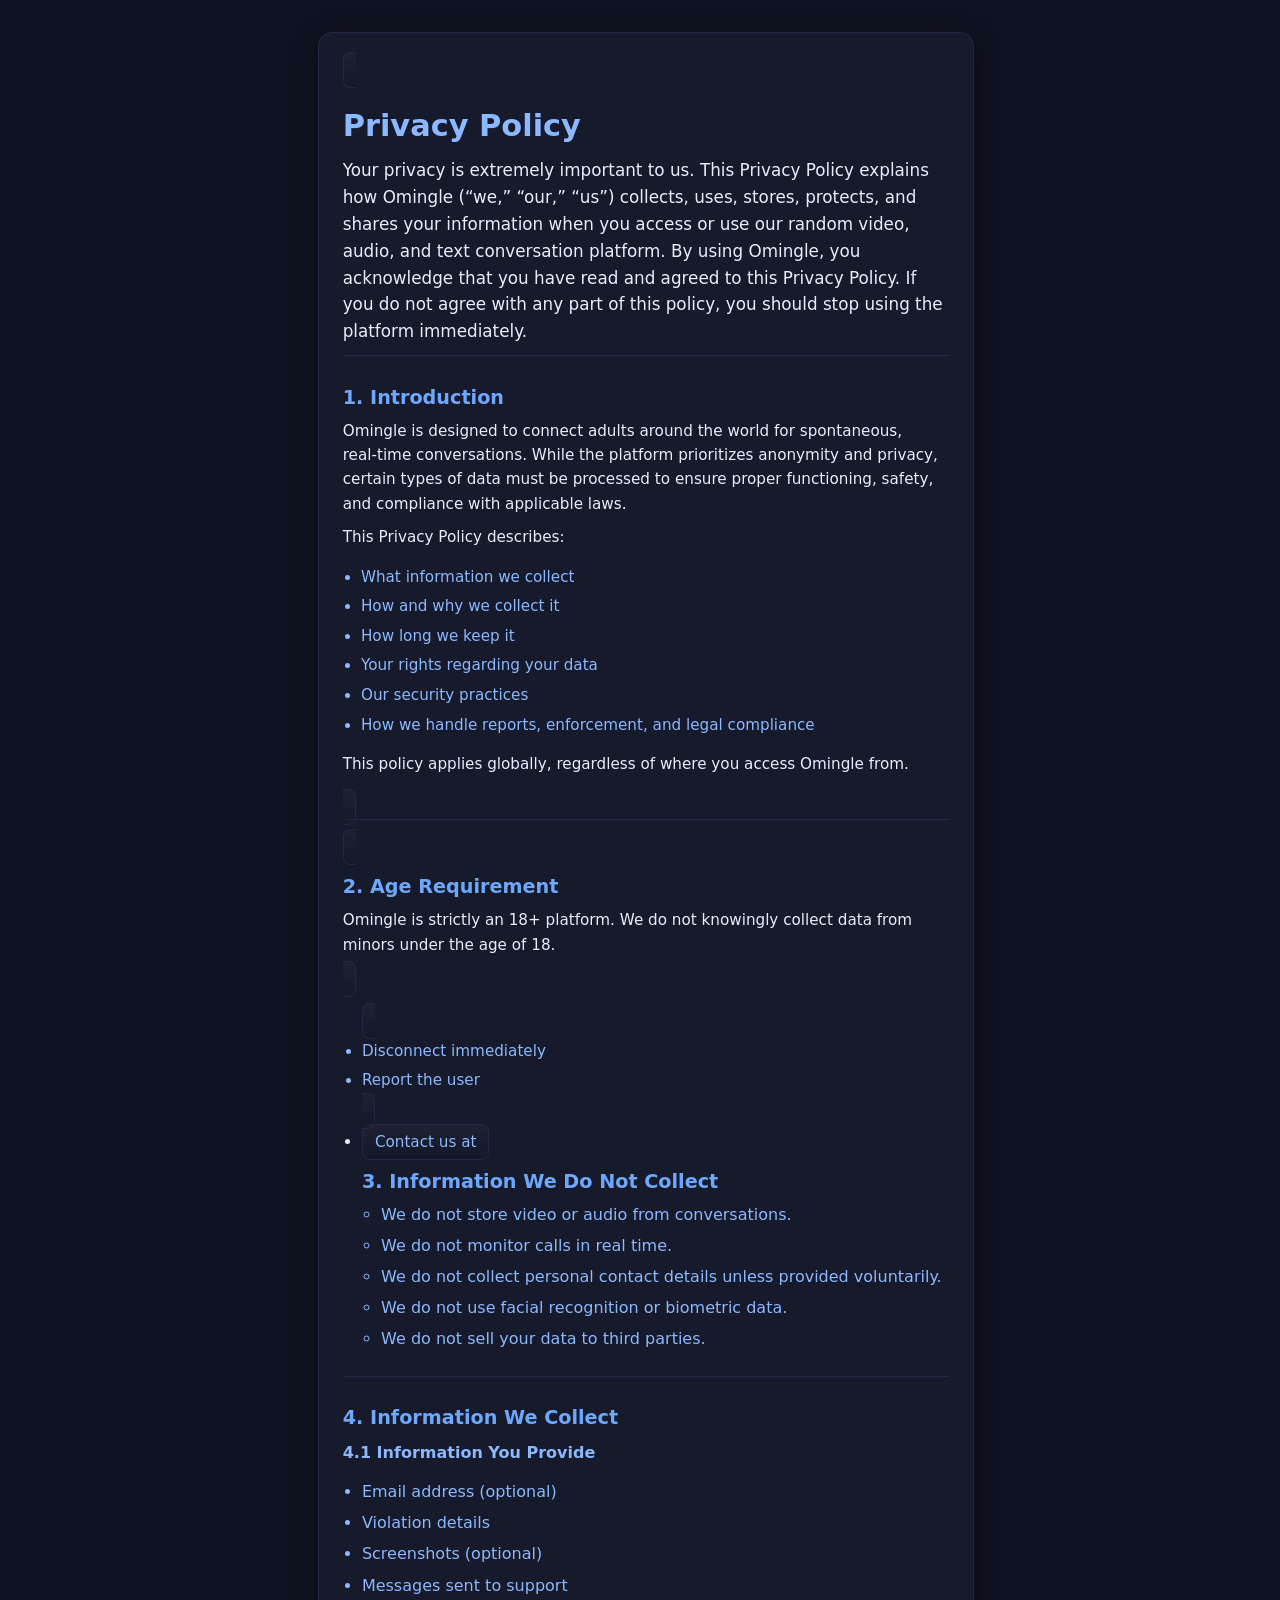
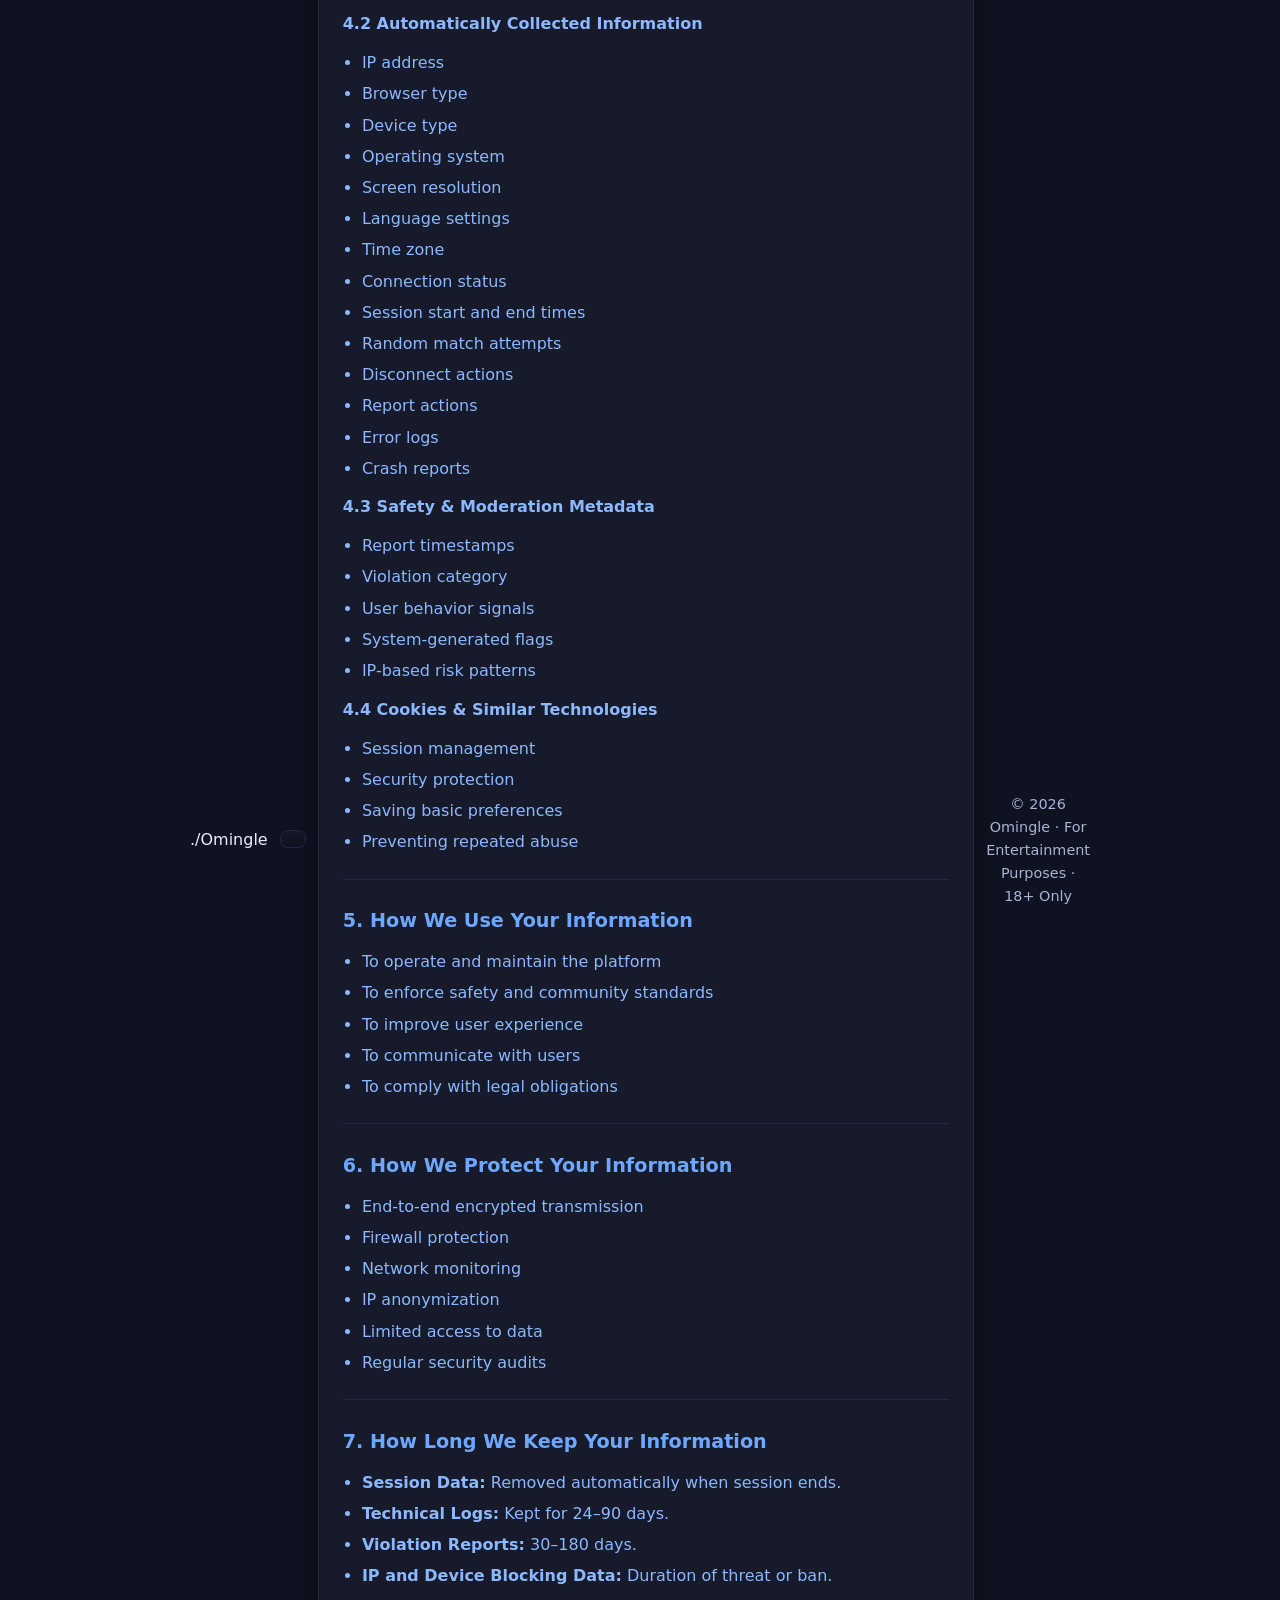
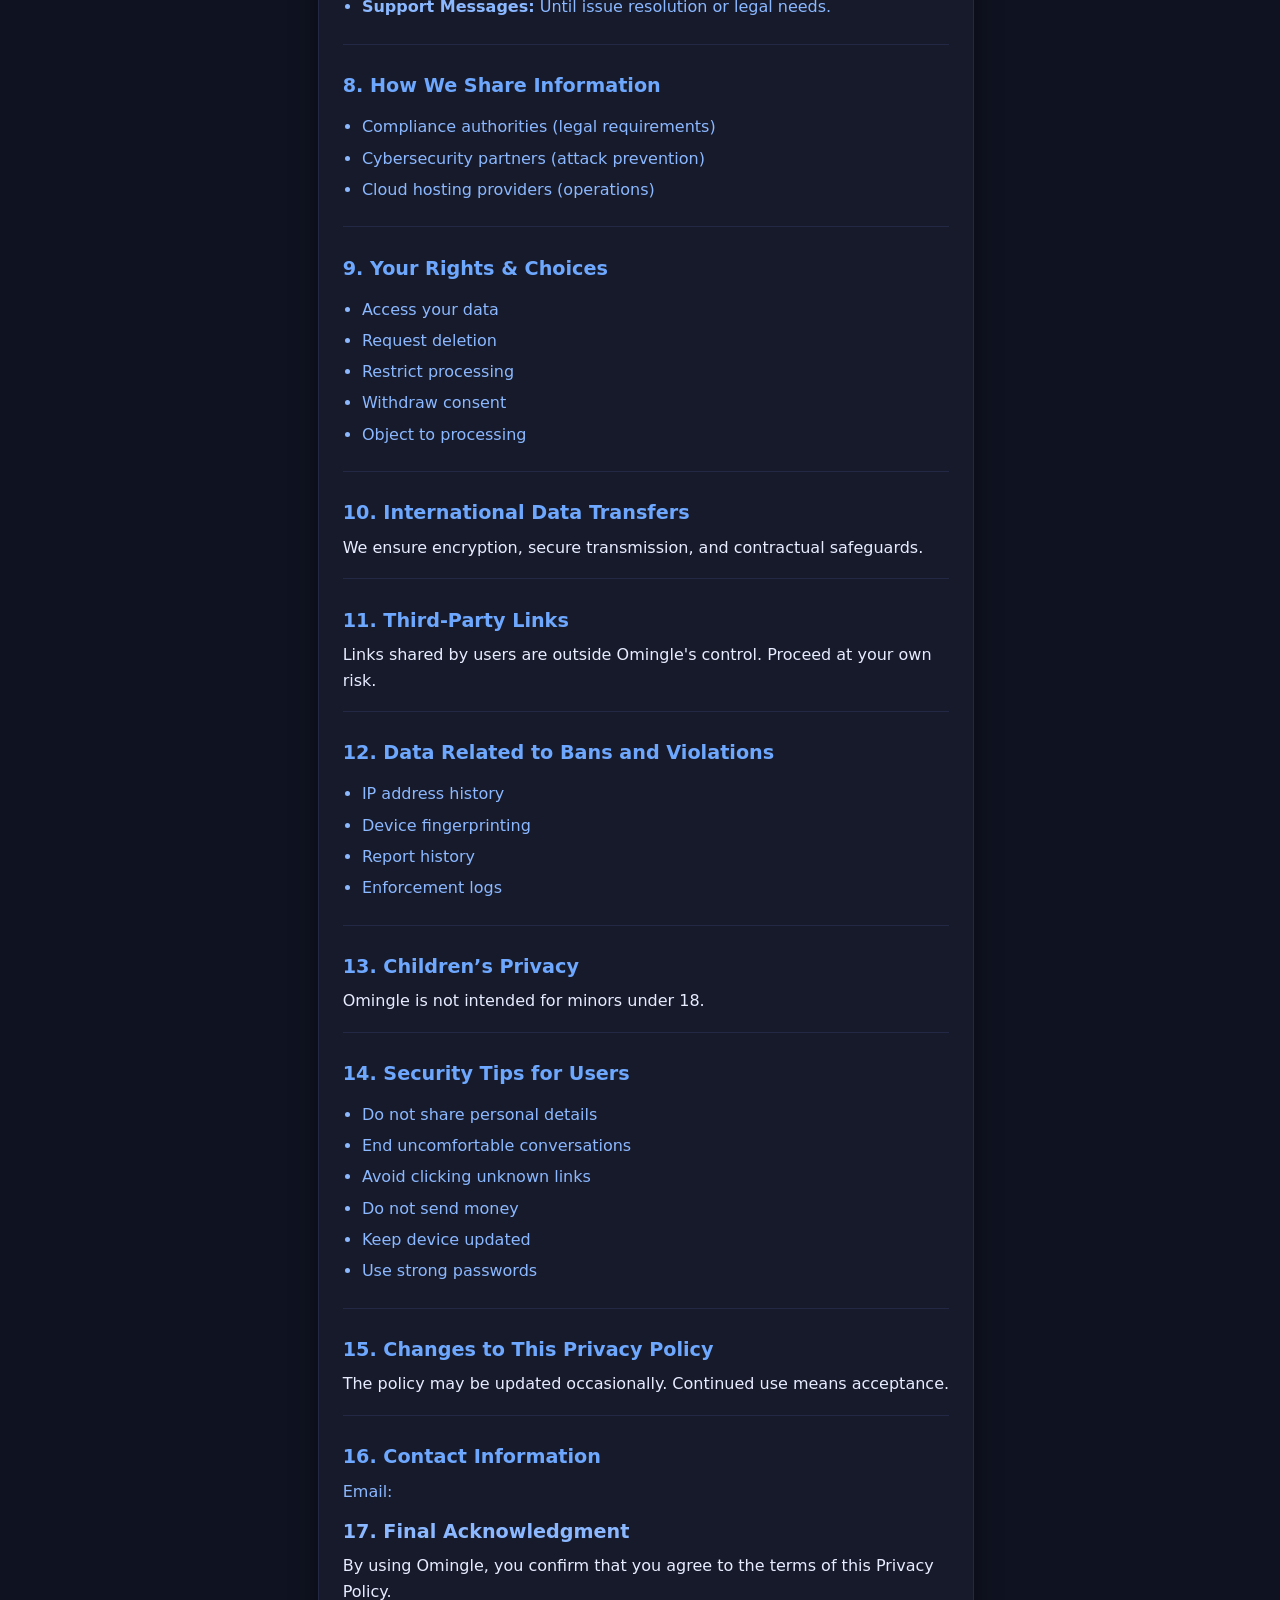
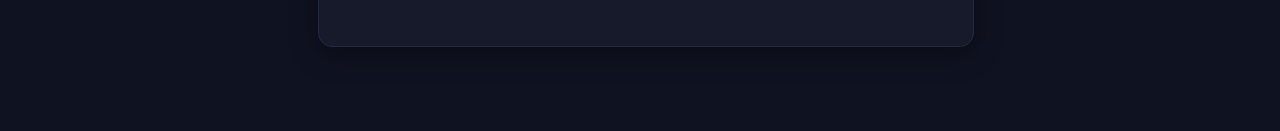
<file: privay.html>
<!DOCTYPE html>
<html lang="en">
<head>
  <meta charset="utf-8" />
  <title>Privacy Policy | Omingle</title>
  <meta name="viewport" content="width=device-width, initial-scale=1" />
  <meta name="description" content="Privacy Policy for Omingle random video, audio, and text conversation platform." />
  <style>
    :root {
      --bg: #0f1220;
      --panel: #161a2b;
      --text: #e8ecff;
      --muted: #aab2d5;
      --accent: #6ea8fe;
      --border: #232845;
      --link: #8bb8ff;
      --link-hover: #c9ddff;
    }
    html, body {
      margin: 0;
      padding: 0;
      background: var(--bg);
      color: var(--text);
      font-family: system-ui, -apple-system, Segoe UI, Roboto, Ubuntu, "Helvetica Neue", Arial, "Noto Sans", "Apple Color Emoji", "Segoe UI Emoji", "Segoe UI Symbol", sans-serif;
      line-height: 1.6;
    }
    .wrap {
      max-width: 900px;
      margin: 0 auto;
      padding: 32px 20px 64px;
    }
    header {
      display: flex;
      align-items: center;
      justify-content: space-between;
      gap: 12px;
      margin-bottom: 20px;
    }
    .brand {
      font-weight: 700;
      font-size: 1.25rem;
      letter-spacing: 0.2px;
      color: var(--text);
      text-decoration: none;
    }
    .back {
      font-size: 0.95rem;
      color: var(--link);
      text-decoration: none;
      border: 1px solid var(--border);
      padding: 8px 12px;
      border-radius: 8px;
      background: linear-gradient(180deg, rgba(255,255,255,0.03), rgba(0,0,0,0.08));
    }
    .back:hover { color: var(--link-hover); border-color: #2c335c; }
    main {
      background: var(--panel);
      border: 1px solid var(--border);
      border-radius: 14px;
      padding: 24px;
      box-shadow: 0 6px 28px rgba(0,0,0,0.35);
    }
    h1, h2, h3, h4 {
      line-height: 1.25;
      margin: 0.8em 0 0.4em;
    }
    h1 { font-size: 1.9rem; }
    h2 { font-size: 1.4rem; color: var(--accent); }
    h3 { font-size: 1.2rem; color: var(--accent); }
    p { margin: 0.6em 0; color: var(--text); }
    ul, ol { padding-left: 1.2em; }
    li { margin: 0.35em 0; }
    .muted { color: var(--muted); }
    .section { padding: 14px 0 8px; border-top: 1px solid var(--border); }
    .lead { font-size: 1.05rem; }
    a { color: var(--link); text-decoration: none; }
    a:hover { color: var(--link-hover); text-decoration: underline; }
    footer {
      text-align: center;
      margin-top: 22px;
      color: var(--muted);
      font-size: 0.9rem;
    }

    /* Print friendly */
    @media print {
      :root {
        --bg: #ffffff; --panel: #ffffff; --text: #111; --muted: #444; --accent: #000; --border: #ccc; --link: #000;
      }
      body { background: #fff; color: #111; }
      main { box-shadow: none; border: 1px solid #ddd; }
      .back, header .brand { display: none; }
    }
  </style>
</head>
<body>
  <div class="wrap">
    <header>
      ./Omingle</a>
      <a class="back" href="./"</header>

    <main role="main" aria-labelledby="pp-title">
      <h1 id="pp-title">Privacy Policy</h1>
      <p class="lead">
        Your privacy is extremely important to us. This Privacy Policy explains how Omingle (“we,” “our,” “us”)
        collects, uses, stores, protects, and shares your information when you access or use our random video,
        audio, and text conversation platform. By using Omingle, you acknowledge that you have read and agreed
        to this Privacy Policy. If you do not agree with any part of this policy, you should stop using the
        platform immediately.
      </p>

      <section class="section">
        <h3>1. Introduction</h3>
        <p>Omingle is designed to connect adults around the world for spontaneous, real‑time conversations. While the platform prioritizes anonymity and privacy, certain types of data must be processed to ensure proper functioning, safety, and compliance with applicable laws.</p>
        <p>This Privacy Policy describes:</p>
        <ul>
          <li>What information we collect</li>
          <li>How and why we collect it</li>
          <li>How long we keep it</li>
          <li>Your rights regarding your data</li>
          <li>Our security practices</li>
          <li>How we handle reports, enforcement, and legal compliance</li>
        </ul>
        <p>This policy applies globally, regardless of where you access Omingle from.</p>
      </section>

      <section class="section">
        <h3>2. Age Requirement</h3>
        <p>Omingle is strictly an 18+ platform. We do not knowingly collect data from minors under the age of 18.</p>
        <ul>
          <li>Disconnect immediately</li>
          <li>Report the user</li>
          <li>Contact us at <a href="mailto:businessman717@gmail.coman717@gmail.com</a></li>
        </ul>
        <p>We reserve the right to remove or restrict any user suspected of being underage.</p>
      </section>

      <section class="section">
        <h3>3. Information We Do Not Collect</h3>
        <ul>
          <li>We do not store video or audio from conversations.</li>
          <li>We do not monitor calls in real time.</li>
          <li>We do not collect personal contact details unless provided voluntarily.</li>
          <li>We do not use facial recognition or biometric data.</li>
          <li>We do not sell your data to third parties.</li>
        </ul>
      </section>

      <section class="section">
        <h3>4. Information We Collect</h3>

        <h4>4.1 Information You Provide</h4>
        <ul>
          <li>Email address (optional)</li>
          <li>Violation details</li>
          <li>Screenshots (optional)</li>
          <li>Messages sent to support</li>
        </ul>

        <h4>4.2 Automatically Collected Information</h4>
        <ul>
          <li>IP address</li>
          <li>Browser type</li>
          <li>Device type</li>
          <li>Operating system</li>
          <li>Screen resolution</li>
          <li>Language settings</li>
          <li>Time zone</li>
          <li>Connection status</li>
          <li>Session start and end times</li>
          <li>Random match attempts</li>
          <li>Disconnect actions</li>
          <li>Report actions</li>
          <li>Error logs</li>
          <li>Crash reports</li>
        </ul>

        <h4>4.3 Safety &amp; Moderation Metadata</h4>
        <ul>
          <li>Report timestamps</li>
          <li>Violation category</li>
          <li>User behavior signals</li>
          <li>System-generated flags</li>
          <li>IP-based risk patterns</li>
        </ul>

        <h4>4.4 Cookies &amp; Similar Technologies</h4>
        <ul>
          <li>Session management</li>
          <li>Security protection</li>
          <li>Saving basic preferences</li>
          <li>Preventing repeated abuse</li>
        </ul>
      </section>

      <section class="section">
        <h3>5. How We Use Your Information</h3>
        <ul>
          <li>To operate and maintain the platform</li>
          <li>To enforce safety and community standards</li>
          <li>To improve user experience</li>
          <li>To communicate with users</li>
          <li>To comply with legal obligations</li>
        </ul>
      </section>

      <section class="section">
        <h3>6. How We Protect Your Information</h3>
        <ul>
          <li>End‑to‑end encrypted transmission</li>
          <li>Firewall protection</li>
          <li>Network monitoring</li>
          <li>IP anonymization</li>
          <li>Limited access to data</li>
          <li>Regular security audits</li>
        </ul>
      </section>

      <section class="section">
        <h3>7. How Long We Keep Your Information</h3>
        <ul>
          <li><strong>Session Data:</strong> Removed automatically when session ends.</li>
          <li><strong>Technical Logs:</strong> Kept for 24–90 days.</li>
          <li><strong>Violation Reports:</strong> 30–180 days.</li>
          <li><strong>IP and Device Blocking Data:</strong> Duration of threat or ban.</li>
          <li><strong>Support Messages:</strong> Until issue resolution or legal needs.</li>
        </ul>
      </section>

      <section class="section">
        <h3>8. How We Share Information</h3>
        <ul>
          <li>Compliance authorities (legal requirements)</li>
          <li>Cybersecurity partners (attack prevention)</li>
          <li>Cloud hosting providers (operations)</li>
        </ul>
      </section>

      <section class="section">
        <h3>9. Your Rights &amp; Choices</h3>
        <ul>
          <li>Access your data</li>
          <li>Request deletion</li>
          <li>Restrict processing</li>
          <li>Withdraw consent</li>
          <li>Object to processing</li>
        </ul>
      </section>

      <section class="section">
        <h3>10. International Data Transfers</h3>
        <p>We ensure encryption, secure transmission, and contractual safeguards.</p>
      </section>

      <section class="section">
        <h3>11. Third‑Party Links</h3>
        <p>Links shared by users are outside Omingle's control. Proceed at your own risk.</p>
      </section>

      <section class="section">
        <h3>12. Data Related to Bans and Violations</h3>
        <ul>
          <li>IP address history</li>
          <li>Device fingerprinting</li>
          <li>Report history</li>
          <li>Enforcement logs</li>
        </ul>
      </section>

      <section class="section">
        <h3>13. Children’s Privacy</h3>
        <p>Omingle is not intended for minors under 18.</p>
      </section>

      <section class="section">
        <h3>14. Security Tips for Users</h3>
        <ul>
          <li>Do not share personal details</li>
          <li>End uncomfortable conversations</li>
          <li>Avoid clicking unknown links</li>
          <li>Do not send money</li>
          <li>Keep device updated</li>
          <li>Use strong passwords</li>
        </ul>
      </section>

      <section class="section">
        <h3>15. Changes to This Privacy Policy</h3>
        <p>The policy may be updated occasionally. Continued use means acceptance.</p>
      </section>

      <section class="section">
        <h3>16. Contact Information</h3>
        <p>Email: <a href="mailto:businessman717mbusinessman717@gmail.com</a></p>
      </section>

      <section class="section">
        <h3>17. Final Acknowledgment</h3>
        <p>By using Omingle, you confirm that you agree to the terms of this Privacy Policy.</p>
      </section>
    </main>

    <footer>
      © 2026 Omingle · For Entertainment Purposes · 18+ Only
    </footer>
  </div>
</body>
</html>
</file>
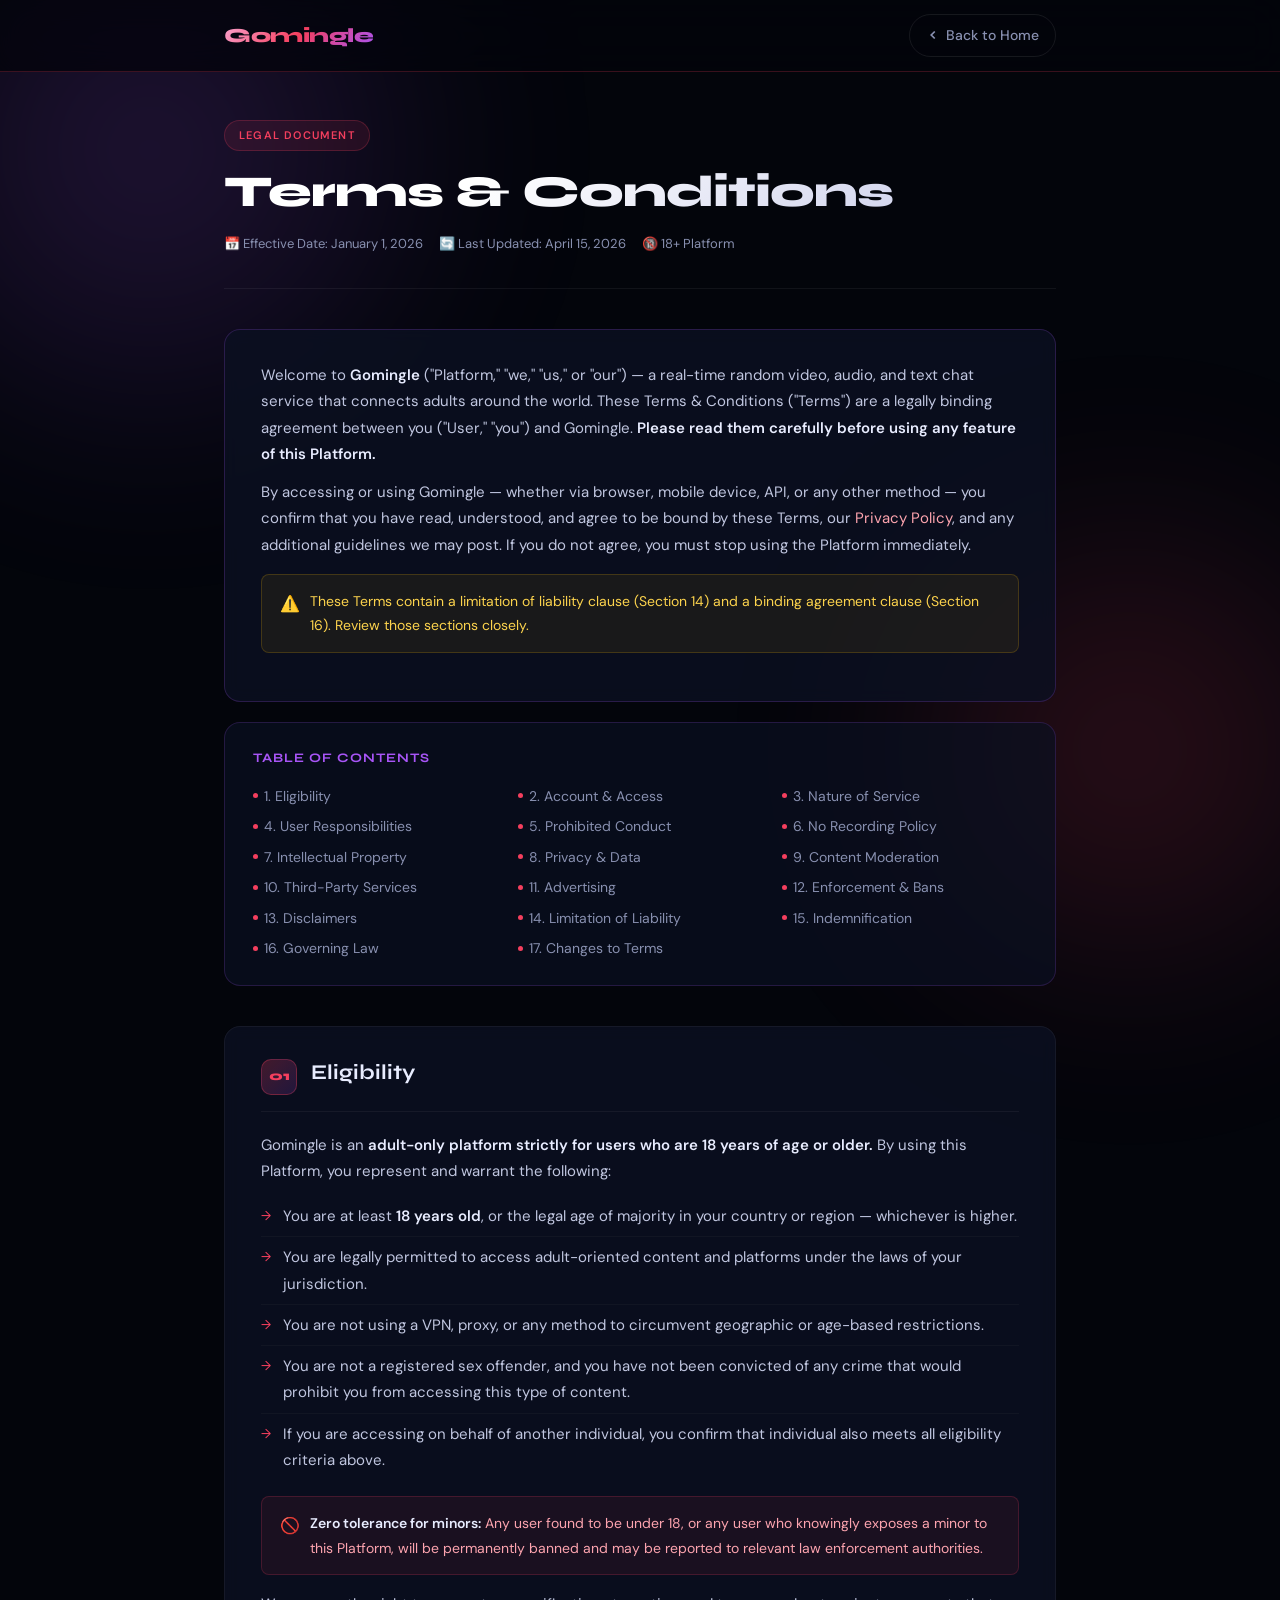
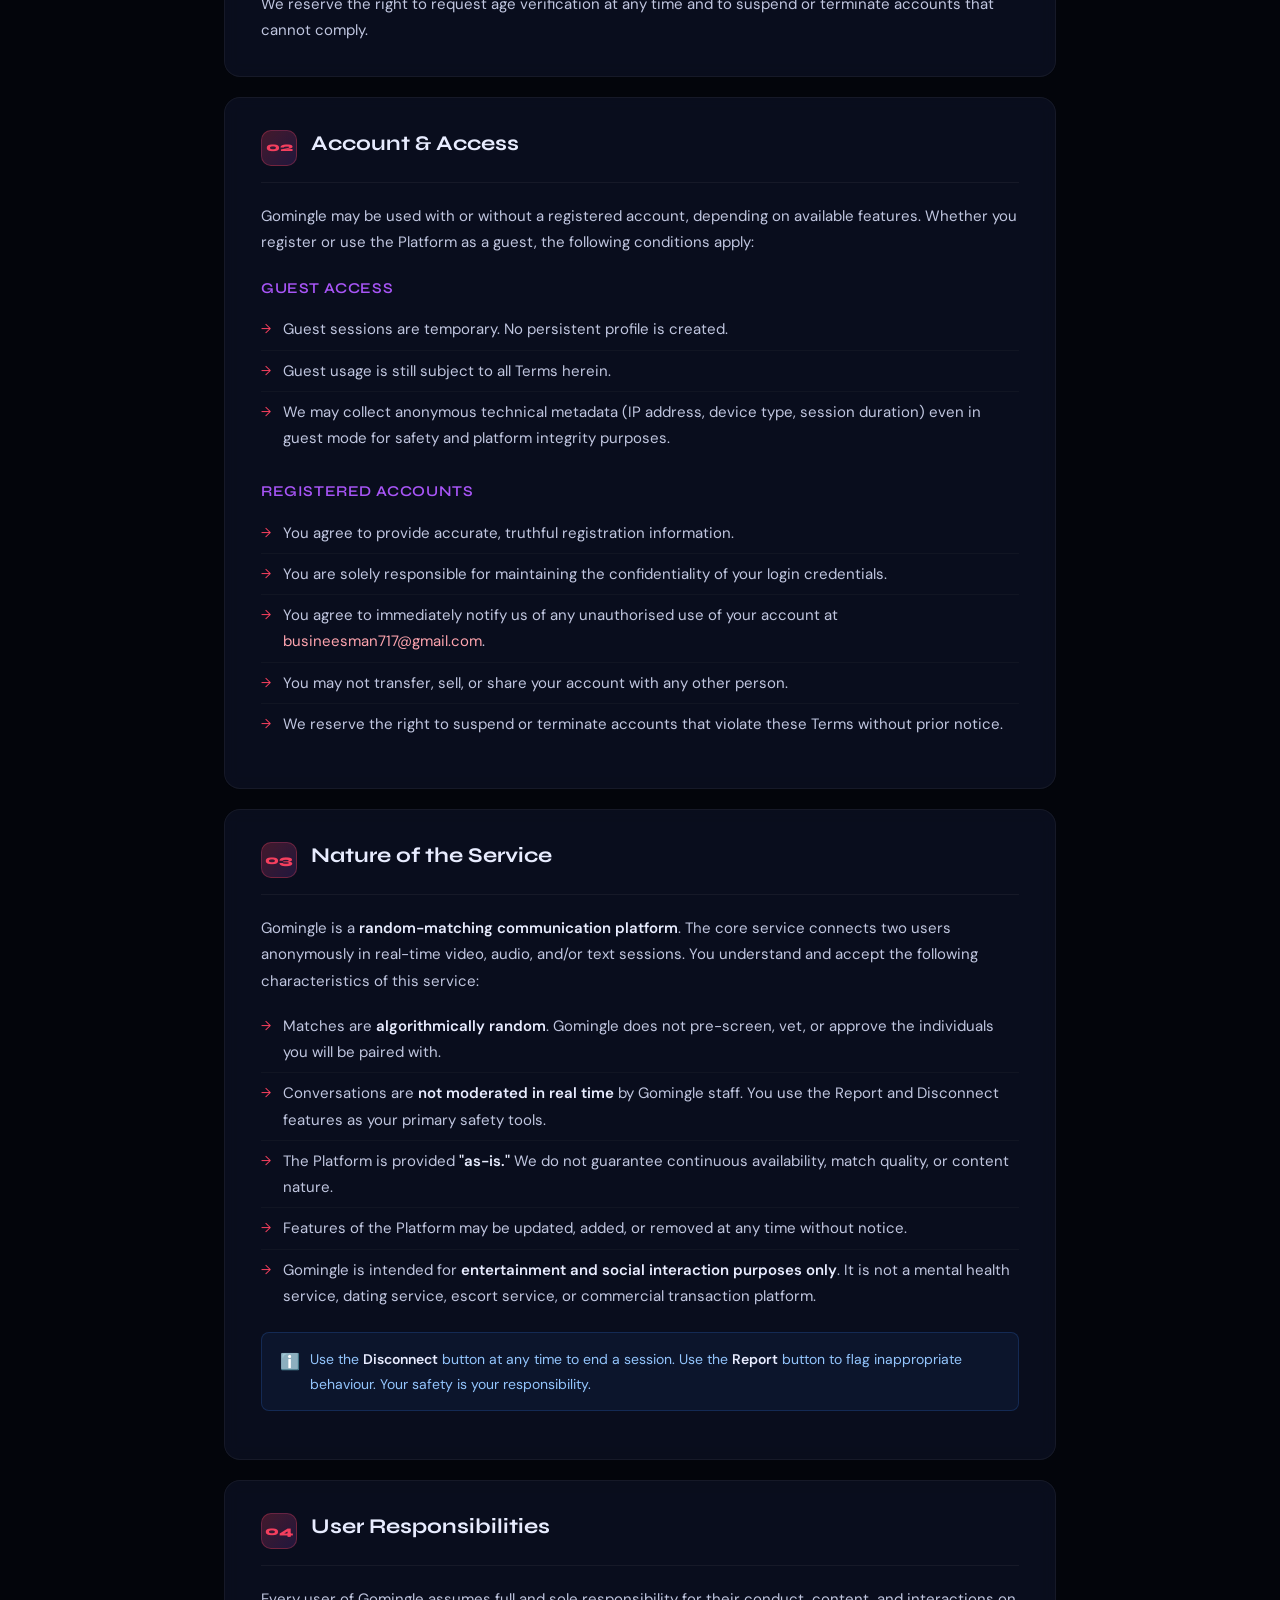
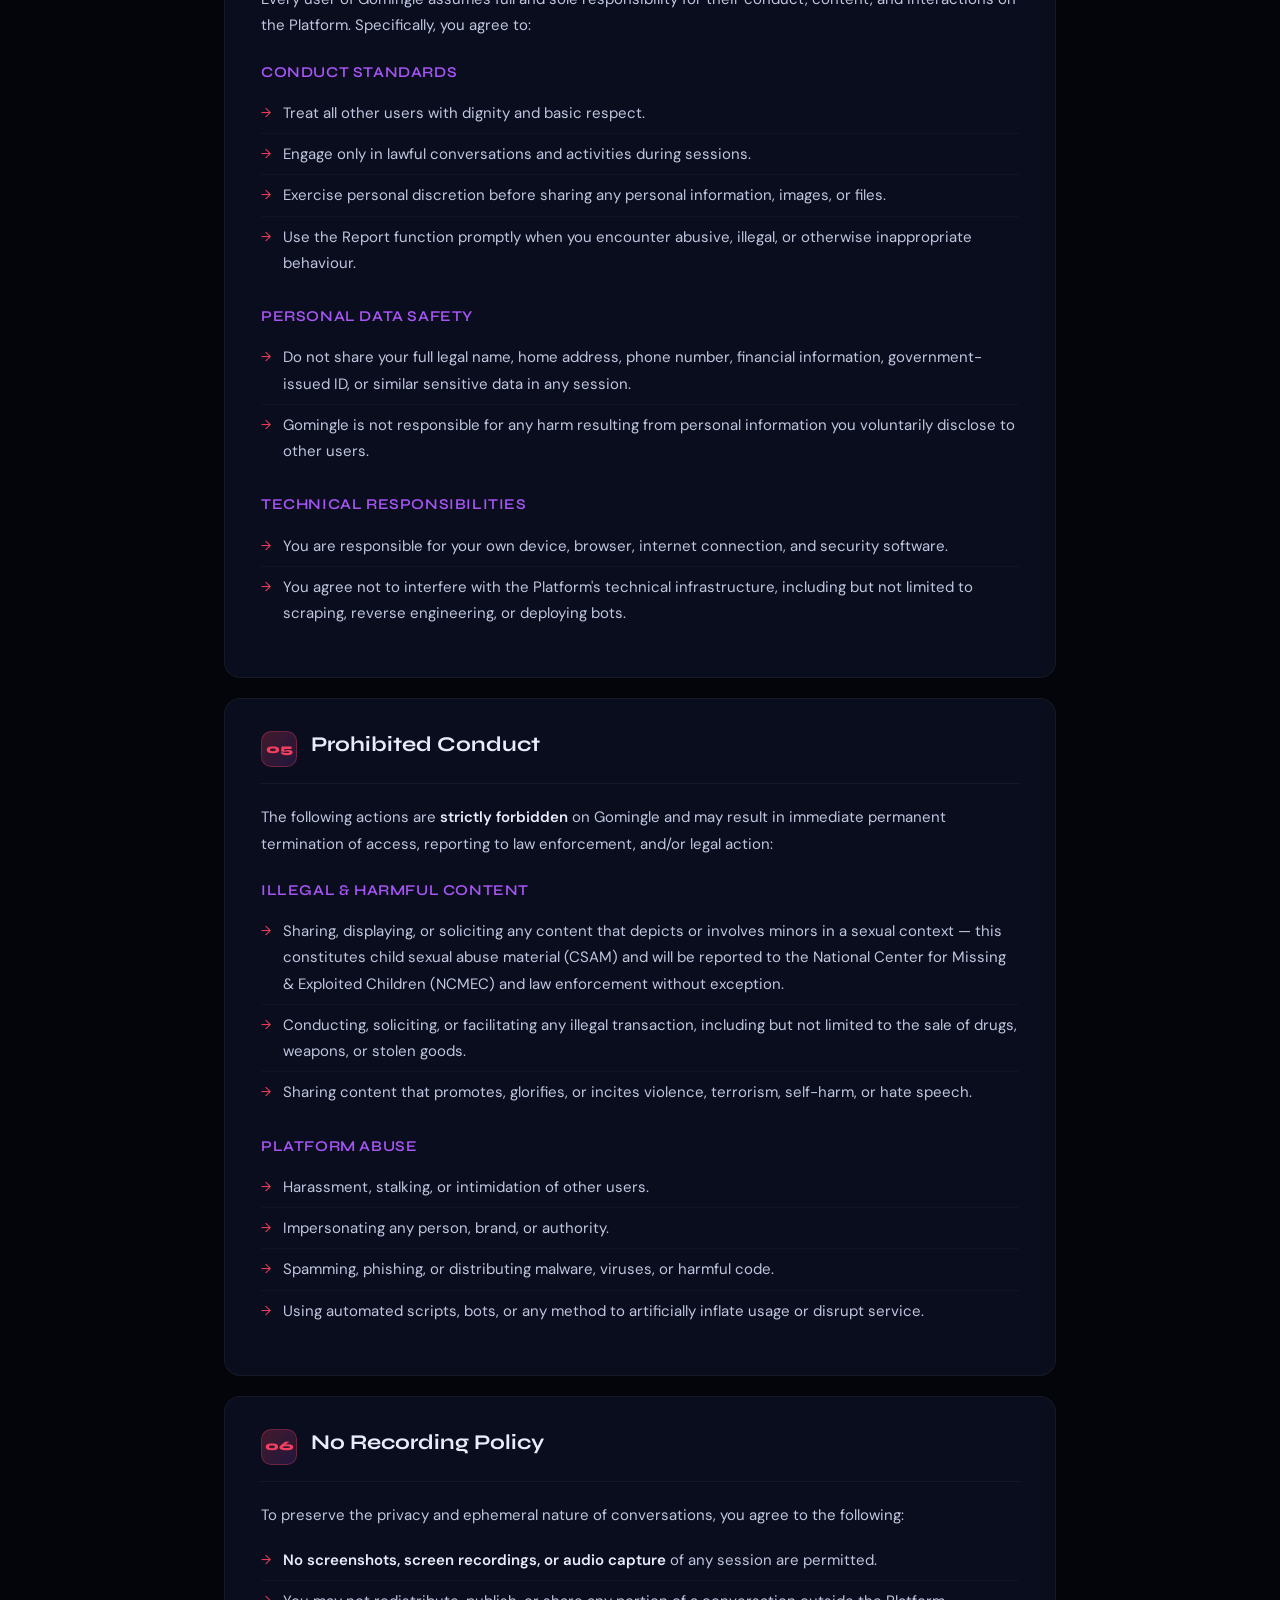
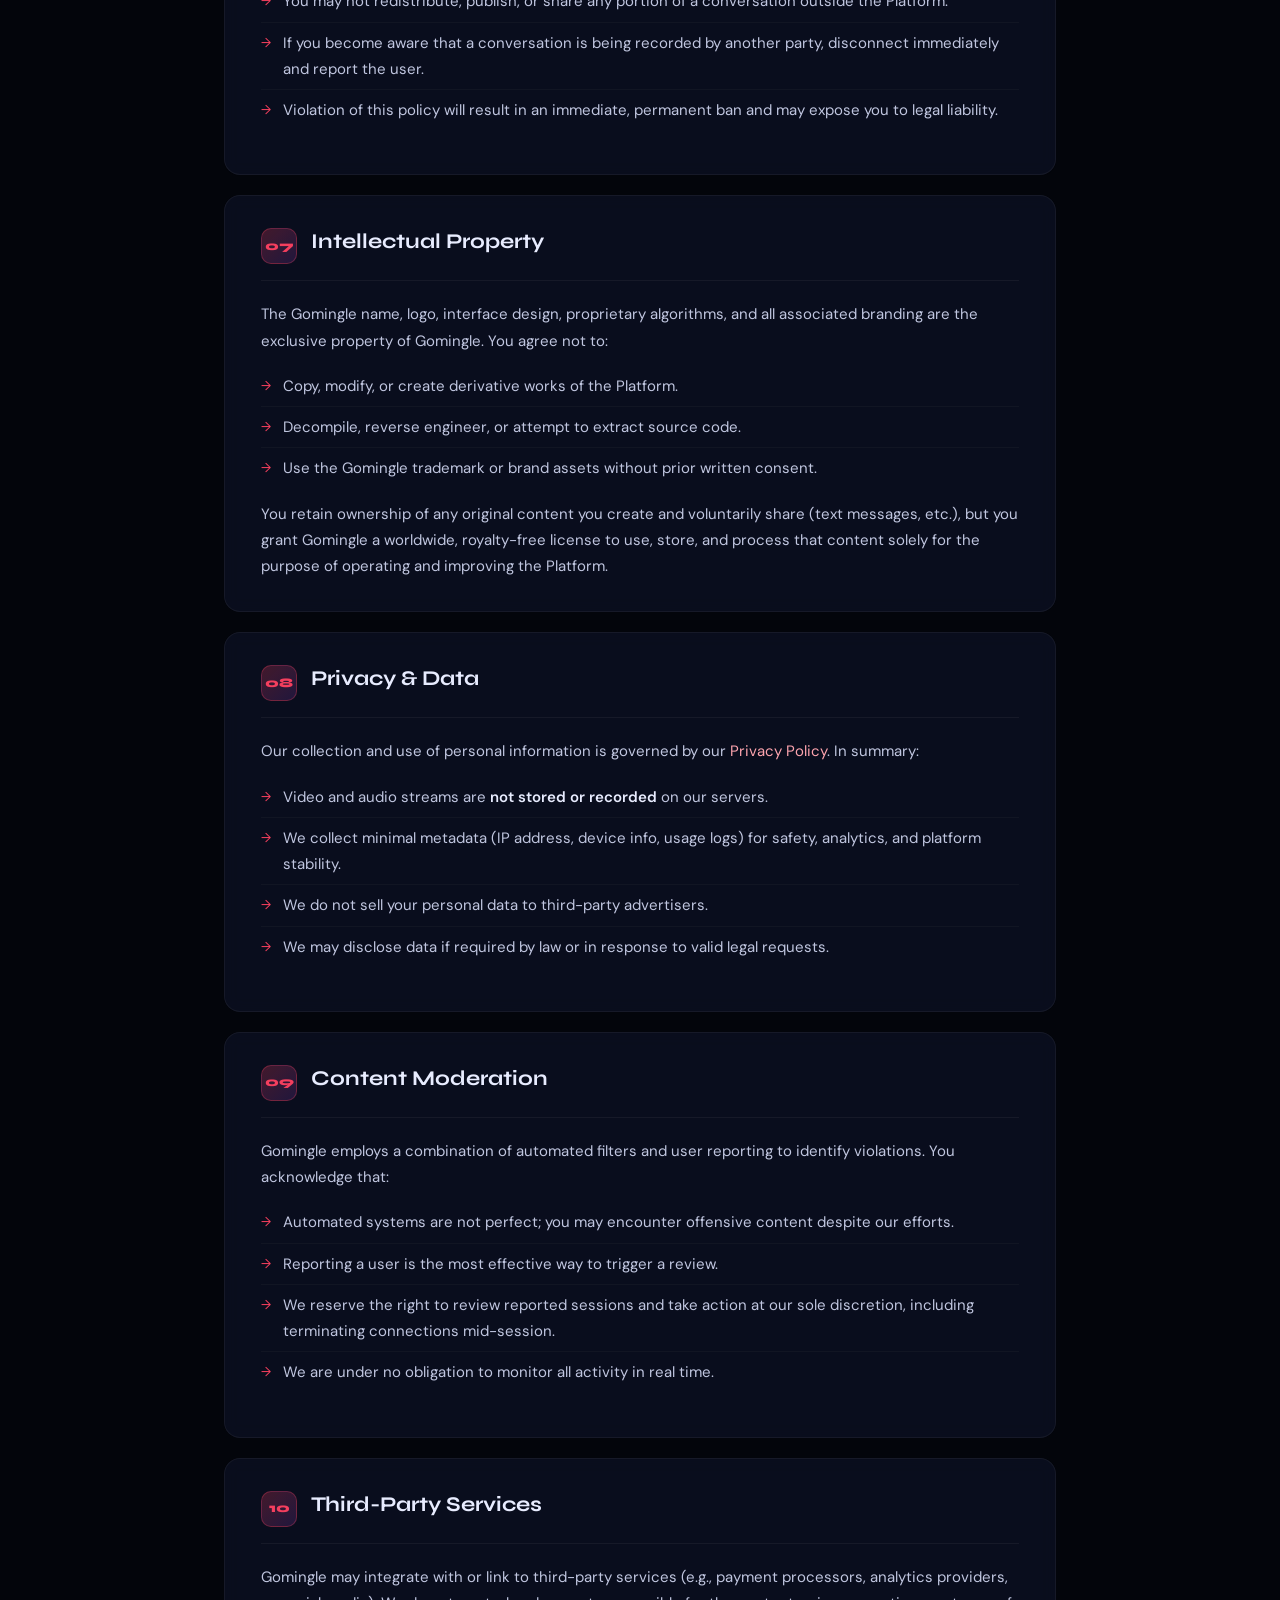
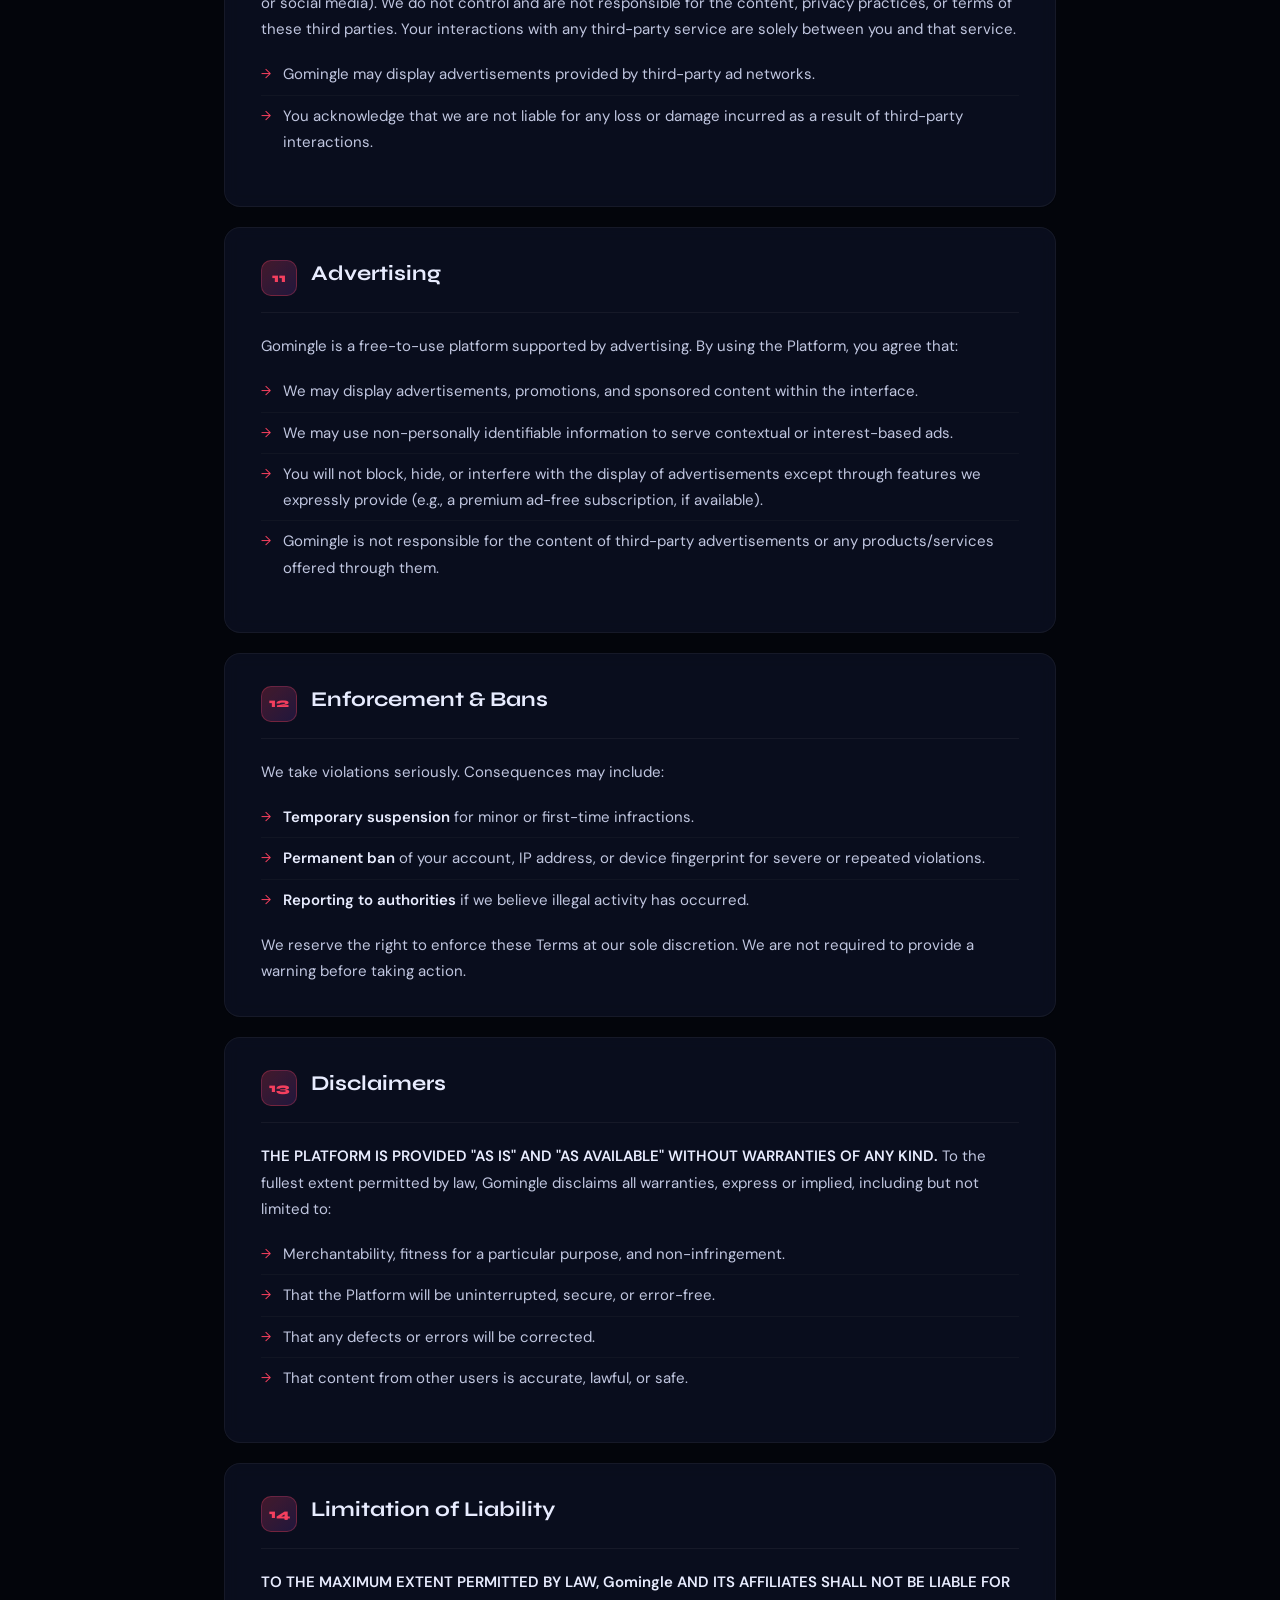
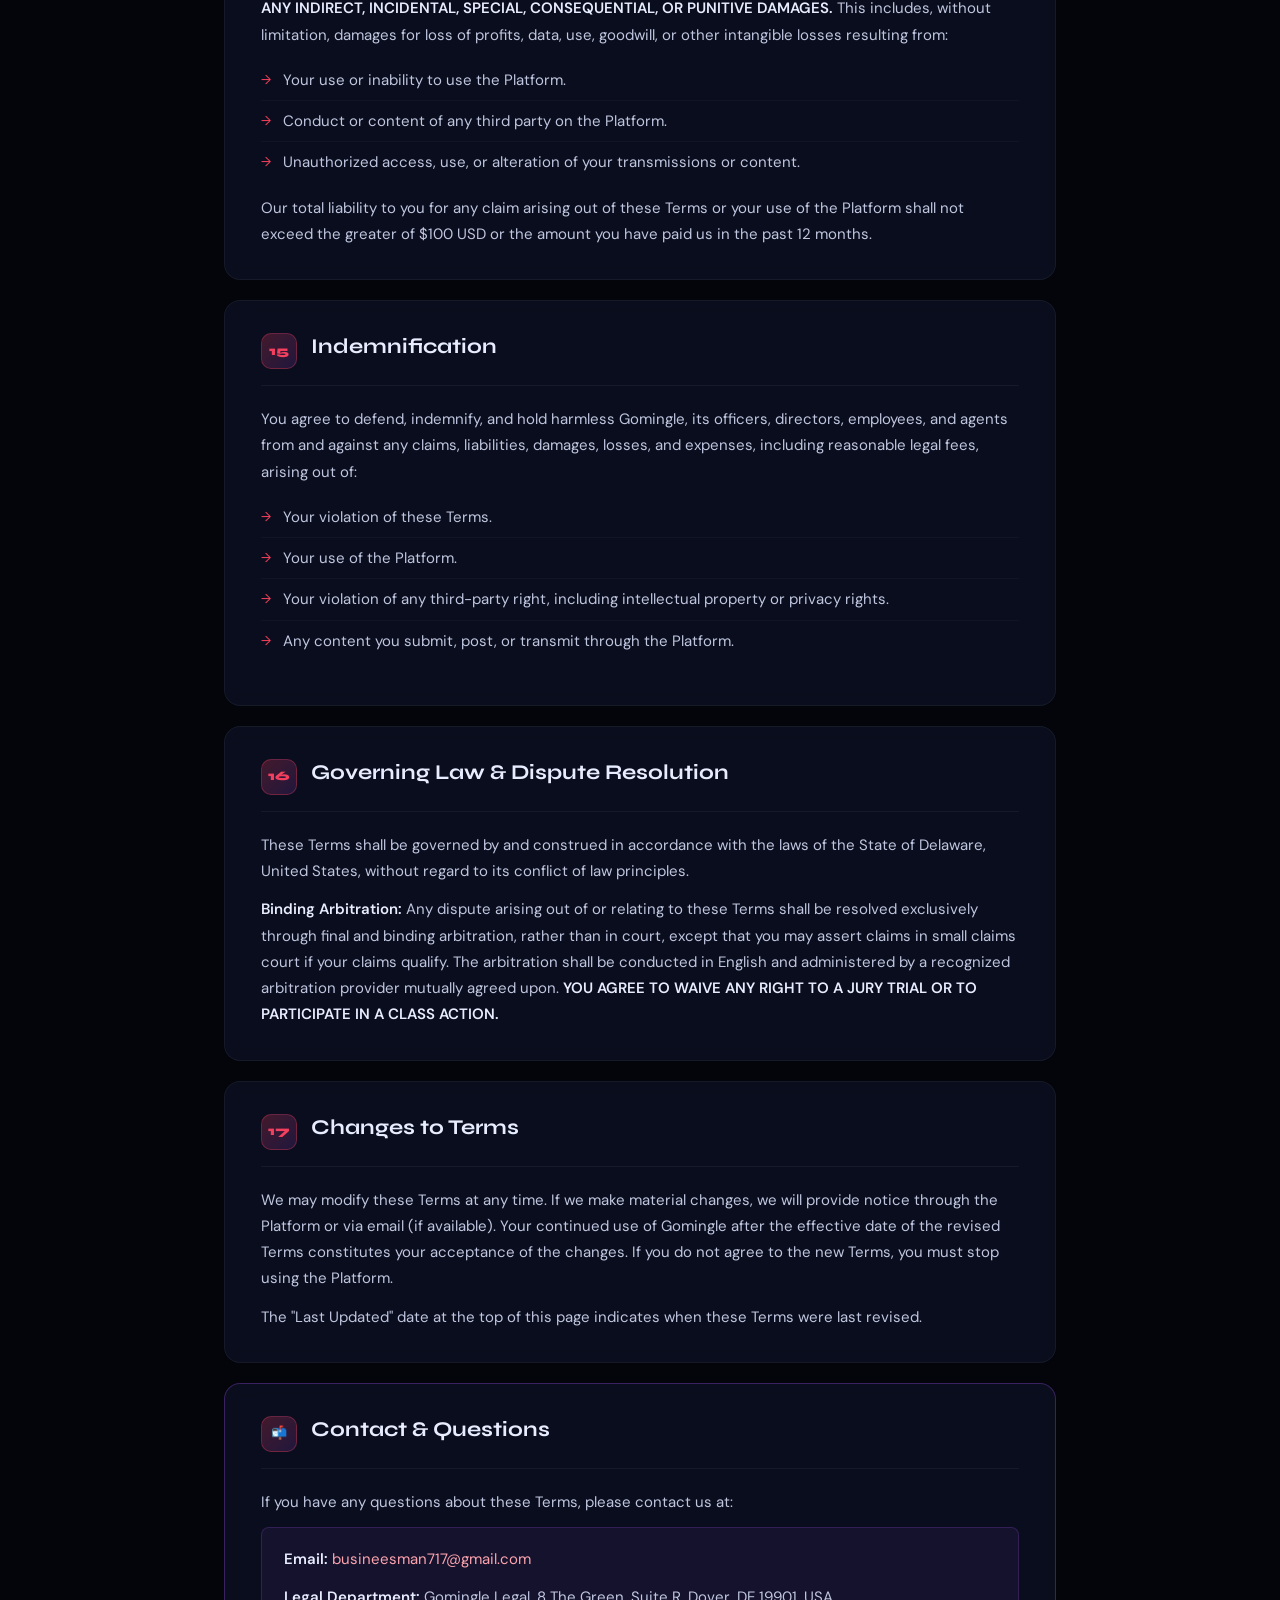
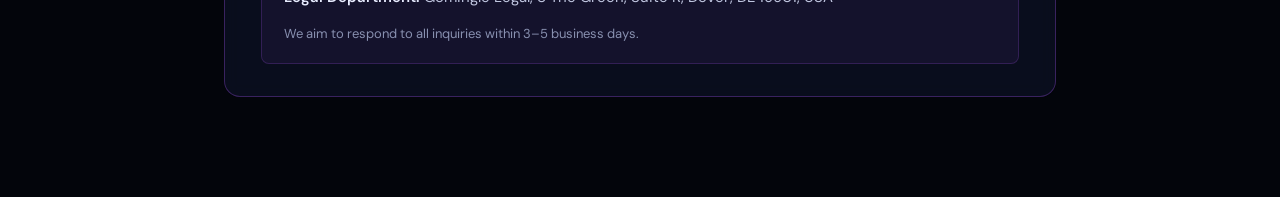
<file: terms.html>
<!DOCTYPE html>
<html lang="en">
<head>
  <meta charset="utf-8" />
  <title>Terms &amp; Conditions | Gomingle — Random Video Chat for Adults</title>
  <meta name="viewport" content="width=device-width, initial-scale=1" />
  <meta name="description" content="Read  G Gomingle's full Terms and Conditions. Understand your rights, responsibilities, and our policies for using our 18+ random video chat platform." />
  <meta name="robots" content="index, follow" />
  <meta property="og:title" content="Terms & Conditions |  Gomingle" />
  <meta property="og:description" content=" Gomingle's complete Terms and Conditions for the 18+ random video chat platform." />
  <meta property="og:type" content="website" />
  <link rel="preconnect" href="https://fonts.googleapis.com" />
  <link rel="preconnect" href="https://fonts.gstatic.com" crossorigin />
  <link href="https://fonts.googleapis.com/css2?family=Syne:wght@400;600;700;800&family=DM+Sans:ital,wght@0,300;0,400;0,500;1,300&display=swap" rel="stylesheet" />

  <style>
    :root {
      --bg:        #03050b;
      --surface:   #080d1a;
      --panel:     rgba(11, 17, 34, 0.82);
      --text:      #e8ecff;
      --muted:     #8890b0;
      --accent:    #f43f5e;
      --accent2:   #a855f7;
      --border:    rgba(244, 63, 94, 0.22);
      --border2:   rgba(168, 85, 247, 0.15);
      --link:      #fda4af;
      --link-h:    #fecdd3;
      --r1: 8px;
      --r2: 16px;
      --r3: 24px;
      --max: 880px;
    }

    *, *::before, *::after { box-sizing: border-box; margin: 0; padding: 0; }

    html { scroll-behavior: smooth; }

    body {
      background: var(--bg);
      color: var(--text);
      font-family: 'DM Sans', sans-serif;
      font-size: 16px;
      line-height: 1.75;
      min-height: 100vh;
    }

    /* Ambient glows */
    .glow-a, .glow-b {
      position: fixed; pointer-events: none; z-index: 0;
      border-radius: 50%; filter: blur(100px); opacity: 0.22;
    }
    .glow-a {
      width: 700px; height: 700px;
      top: -200px; left: -200px;
      background: radial-gradient(circle, #a855f7, transparent 70%);
      animation: drift-a 18s ease-in-out infinite alternate;
    }
    .glow-b {
      width: 600px; height: 600px;
      bottom: -150px; right: -150px;
      background: radial-gradient(circle, #f43f5e, transparent 70%);
      animation: drift-b 22s ease-in-out infinite alternate;
    }
    @keyframes drift-a { from { transform: translate(0,0); } to { transform: translate(60px,40px); } }
    @keyframes drift-b { from { transform: translate(0,0); } to { transform: translate(-50px,-30px); } }

    /* Header */
    header {
      position: sticky; top: 0; z-index: 100;
      backdrop-filter: blur(20px) saturate(1.4);
      background: rgba(3, 5, 11, 0.78);
      border-bottom: 1px solid var(--border);
    }
    .header-inner {
      max-width: var(--max);
      margin: auto;
      padding: 14px 24px;
      display: flex;
      justify-content: space-between;
      align-items: center;
    }
    .brand {
      font-family: 'Syne', sans-serif;
      font-weight: 800;
      font-size: 20px;
      background: linear-gradient(130deg, #f9a8d4 0%, #f43f5e 50%, #a855f7 100%);
      -webkit-background-clip: text; background-clip: text; color: transparent;
      letter-spacing: -0.5px;
    }
    .back-link {
      display: inline-flex; align-items: center; gap: 6px;
      color: var(--muted); font-size: 14px; font-weight: 500;
      padding: 8px 16px;
      border: 1px solid rgba(255,255,255,0.08);
      border-radius: 40px;
      transition: color 0.2s, border-color 0.2s, background 0.2s;
      text-decoration: none;
    }
    .back-link:hover { color: var(--text); border-color: var(--border); background: rgba(244,63,94,0.08); }
    .back-link svg { width: 14px; height: 14px; }

    /* Page wrap */
    .wrap {
      position: relative; z-index: 1;
      max-width: var(--max);
      margin: auto;
      padding: 48px 24px 80px;
    }

    /* Hero block */
    .page-hero {
      margin-bottom: 40px;
      padding-bottom: 32px;
      border-bottom: 1px solid rgba(255,255,255,0.06);
    }
    .badge {
      display: inline-flex; align-items: center; gap: 6px;
      font-size: 11px; font-weight: 600; letter-spacing: 1.2px;
      text-transform: uppercase;
      color: var(--accent);
      background: rgba(244,63,94,0.1);
      border: 1px solid var(--border);
      border-radius: 40px;
      padding: 5px 14px;
      margin-bottom: 16px;
    }
    h1 {
      font-family: 'Syne', sans-serif;
      font-weight: 800;
      font-size: clamp(28px, 5vw, 44px);
      line-height: 1.15;
      letter-spacing: -1px;
      background: linear-gradient(140deg, #fff 30%, #c4c8e8 100%);
      -webkit-background-clip: text; background-clip: text; color: transparent;
      margin-bottom: 16px;
    }
    .meta {
      font-size: 13px; color: var(--muted);
      display: flex; flex-wrap: wrap; gap: 16px;
    }
    .meta span { display: inline-flex; align-items: center; gap: 5px; }

    /* TOC */
    .toc {
      background: rgba(11, 17, 34, 0.7);
      border: 1px solid rgba(168,85,247,0.18);
      border-radius: var(--r2);
      padding: 24px 28px;
      margin-bottom: 40px;
    }
    .toc-title {
      font-family: 'Syne', sans-serif;
      font-weight: 700; font-size: 13px;
      text-transform: uppercase; letter-spacing: 1px;
      color: var(--accent2);
      margin-bottom: 14px;
    }
    .toc-grid {
      display: grid;
      grid-template-columns: repeat(auto-fill, minmax(220px, 1fr));
      gap: 6px 20px;
    }
    .toc-grid a {
      font-size: 14px; color: var(--muted);
      text-decoration: none;
      transition: color 0.15s;
      display: flex; align-items: center; gap: 6px;
    }
    .toc-grid a::before {
      content: '';
      display: inline-block;
      width: 5px; height: 5px;
      border-radius: 50%;
      background: var(--accent);
      flex-shrink: 0;
      transition: background 0.15s;
    }
    .toc-grid a:hover { color: var(--text); }
    .toc-grid a:hover::before { background: var(--accent2); }

    /* Sections */
    .section {
      background: var(--panel);
      border: 1px solid rgba(255,255,255,0.05);
      border-radius: var(--r2);
      padding: 32px 36px;
      margin-bottom: 20px;
      backdrop-filter: blur(8px);
      transition: border-color 0.25s;
    }
    .section:hover { border-color: rgba(244,63,94,0.18); }

    .section-head {
      display: flex;
      align-items: flex-start;
      gap: 14px;
      margin-bottom: 20px;
      padding-bottom: 16px;
      border-bottom: 1px solid rgba(255,255,255,0.05);
    }
    .section-num {
      flex-shrink: 0;
      width: 36px; height: 36px;
      border-radius: 10px;
      background: linear-gradient(135deg, rgba(244,63,94,0.25), rgba(168,85,247,0.15));
      border: 1px solid rgba(244,63,94,0.3);
      display: flex; align-items: center; justify-content: center;
      font-family: 'Syne', sans-serif;
      font-weight: 800; font-size: 13px;
      color: var(--accent);
    }
    h2 {
      font-family: 'Syne', sans-serif;
      font-weight: 700;
      font-size: clamp(17px, 2.2vw, 21px);
      color: var(--text);
      line-height: 1.3;
    }

    p { font-size: 15px; color: #c0c6e0; margin-bottom: 12px; }
    p:last-child { margin-bottom: 0; }

    ul, ol { padding-left: 0; list-style: none; margin-bottom: 12px; }
    li {
      font-size: 15px; color: #c0c6e0;
      padding: 7px 0 7px 22px;
      position: relative;
      border-bottom: 1px solid rgba(255,255,255,0.03);
    }
    li:last-child { border-bottom: none; }
    li::before {
      content: '→';
      position: absolute; left: 0;
      color: var(--accent); font-size: 13px;
      top: 9px;
    }
    ol { counter-reset: ol-ctr; }
    ol li::before {
      content: counter(ol-ctr);
      counter-increment: ol-ctr;
      font-family: 'Syne', sans-serif;
      font-weight: 800; font-size: 11px;
      background: rgba(244,63,94,0.15);
      border: 1px solid rgba(244,63,94,0.25);
      border-radius: 5px;
      padding: 0 5px; top: 10px;
    }

    strong { color: var(--text); font-weight: 600; }
    a { color: var(--link); text-decoration: none; }
    a:hover { color: var(--link-h); text-decoration: underline; }

    /* Callout */
    .callout {
      border-radius: var(--r1);
      padding: 14px 18px;
      margin: 16px 0;
      font-size: 14px;
      display: flex; gap: 10px; align-items: flex-start;
    }
    .callout.warn {
      background: rgba(234,179,8,0.07);
      border: 1px solid rgba(234,179,8,0.2);
      color: #fcd34d;
    }
    .callout.danger {
      background: rgba(244,63,94,0.07);
      border: 1px solid rgba(244,63,94,0.2);
      color: #fda4af;
    }
    .callout.info {
      background: rgba(59,130,246,0.07);
      border: 1px solid rgba(59,130,246,0.2);
      color: #93c5fd;
    }
    .callout-icon { font-size: 16px; flex-shrink: 0; margin-top: 1px; }

    h3 {
      font-family: 'Syne', sans-serif;
      font-weight: 600; font-size: 15px;
      color: var(--accent2);
      text-transform: uppercase; letter-spacing: 0.6px;
      margin: 20px 0 8px;
    }

    /* contact card */
    .contact-card {
      background: rgba(168,85,247,0.07);
      border: 1px solid rgba(168,85,247,0.2);
      border-radius: var(--r1);
      padding: 18px 22px;
      margin-top: 12px;
    }

    @media (max-width: 640px) {
      .section { padding: 22px 18px; }
      .wrap { padding: 32px 16px 60px; }
    }

    ::selection { background: rgba(244,63,94,0.3); color: #fff; }

    @media (prefers-reduced-motion: reduce) {
      * { animation: none !important; transition: none !important; }
    }
  </style>
</head>

<body>
<div class="glow-a"></div>
<div class="glow-b"></div>

<header>
  <div class="header-inner">
    <span class="brand"> Gomingle</span>
    <a href="/" class="back-link">
      <svg viewBox="0 0 16 16" fill="none" stroke="currentColor" stroke-width="2"><path d="M10 12L6 8l4-4"/></svg>
      Back to Home
    </a>
  </div>
</header>

<div class="wrap">

  <!-- Hero -->
  <div class="page-hero">
    <div class="badge">Legal Document</div>
    <h1>Terms &amp; Conditions</h1>
    <div class="meta">
      <span>📅 Effective Date: January 1, 2026</span>
      <span>🔄 Last Updated: April 15, 2026</span>
      <span>🔞 18+ Platform</span>
    </div>
  </div>

  <!-- Intro -->
  <div class="section" style="border-color:rgba(168,85,247,0.2)">
    <p>Welcome to <strong> Gomingle</strong> ("Platform," "we," "us," or "our") — a real-time random video, audio, and text chat service that connects adults around the world. These Terms &amp; Conditions ("Terms") are a legally binding agreement between you ("User," "you") and  Gomingle. <strong>Please read them carefully before using any feature of this Platform.</strong></p>
    <p>By accessing or using  Gomingle — whether via browser, mobile device, API, or any other method — you confirm that you have read, understood, and agree to be bound by these Terms, our <a href="/privacy">Privacy Policy</a>, and any additional guidelines we may post. If you do not agree, you must stop using the Platform immediately.</p>
    <div class="callout warn">
      <span class="callout-icon">⚠️</span>
      <span>These Terms contain a limitation of liability clause (Section 14) and a binding agreement clause (Section 16). Review those sections closely.</span>
    </div>
  </div>

  <!-- TOC (FULL 17 ITEMS) -->
  <nav class="toc" aria-label="Table of Contents">
    <div class="toc-title">Table of Contents</div>
    <div class="toc-grid">
      <a href="#s1">1. Eligibility</a>
      <a href="#s2">2. Account &amp; Access</a>
      <a href="#s3">3. Nature of Service</a>
      <a href="#s4">4. User Responsibilities</a>
      <a href="#s5">5. Prohibited Conduct</a>
      <a href="#s6">6. No Recording Policy</a>
      <a href="#s7">7. Intellectual Property</a>
      <a href="#s8">8. Privacy &amp; Data</a>
      <a href="#s9">9. Content Moderation</a>
      <a href="#s10">10. Third-Party Services</a>
      <a href="#s11">11. Advertising</a>
      <a href="#s12">12. Enforcement &amp; Bans</a>
      <a href="#s13">13. Disclaimers</a>
      <a href="#s14">14. Limitation of Liability</a>
      <a href="#s15">15. Indemnification</a>
      <a href="#s16">16. Governing Law</a>
      <a href="#s17">17. Changes to Terms</a>
    </div>
  </nav>

  <!-- 1. Eligibility -->
  <div class="section" id="s1">
    <div class="section-head"><div class="section-num">01</div><h2>Eligibility</h2></div>
    <p> Gomingle is an <strong>adult-only platform strictly for users who are 18 years of age or older.</strong> By using this Platform, you represent and warrant the following:</p>
    <ul><li>You are at least <strong>18 years old</strong>, or the legal age of majority in your country or region — whichever is higher.</li><li>You are legally permitted to access adult-oriented content and platforms under the laws of your jurisdiction.</li><li>You are not using a VPN, proxy, or any method to circumvent geographic or age-based restrictions.</li><li>You are not a registered sex offender, and you have not been convicted of any crime that would prohibit you from accessing this type of content.</li><li>If you are accessing on behalf of another individual, you confirm that individual also meets all eligibility criteria above.</li></ul>
    <div class="callout danger"><span class="callout-icon">🚫</span><span><strong>Zero tolerance for minors:</strong> Any user found to be under 18, or any user who knowingly exposes a minor to this Platform, will be permanently banned and may be reported to relevant law enforcement authorities.</span></div>
    <p>We reserve the right to request age verification at any time and to suspend or terminate accounts that cannot comply.</p>
  </div>

  <!-- 2. Account & Access -->
  <div class="section" id="s2">
    <div class="section-head"><div class="section-num">02</div><h2>Account &amp; Access</h2></div>
    <p> Gomingle may be used with or without a registered account, depending on available features. Whether you register or use the Platform as a guest, the following conditions apply:</p>
    <h3>Guest Access</h3>
    <ul><li>Guest sessions are temporary. No persistent profile is created.</li><li>Guest usage is still subject to all Terms herein.</li><li>We may collect anonymous technical metadata (IP address, device type, session duration) even in guest mode for safety and platform integrity purposes.</li></ul>
    <h3>Registered Accounts</h3>
    <ul><li>You agree to provide accurate, truthful registration information.</li><li>You are solely responsible for maintaining the confidentiality of your login credentials.</li><li>You agree to immediately notify us of any unauthorised use of your account at <a href="mailto:busineesman717@gmail.com">busineesman717@gmail.com</a>.</li><li>You may not transfer, sell, or share your account with any other person.</li><li>We reserve the right to suspend or terminate accounts that violate these Terms without prior notice.</li></ul>
  </div>

  <!-- 3. Nature of Service -->
  <div class="section" id="s3">
    <div class="section-head"><div class="section-num">03</div><h2>Nature of the Service</h2></div>
    <p> Gomingle is a <strong>random-matching communication platform</strong>. The core service connects two users anonymously in real-time video, audio, and/or text sessions. You understand and accept the following characteristics of this service:</p>
    <ul><li>Matches are <strong>algorithmically random</strong>.  Gomingle does not pre-screen, vet, or approve the individuals you will be paired with.</li><li>Conversations are <strong>not moderated in real time</strong> by  Gomingle staff. You use the Report and Disconnect features as your primary safety tools.</li><li>The Platform is provided <strong>"as-is."</strong> We do not guarantee continuous availability, match quality, or content nature.</li><li>Features of the Platform may be updated, added, or removed at any time without notice.</li><li> Gomingle is intended for <strong>entertainment and social interaction purposes only</strong>. It is not a mental health service, dating service, escort service, or commercial transaction platform.</li></ul>
    <div class="callout info"><span class="callout-icon">ℹ️</span><span>Use the <strong>Disconnect</strong> button at any time to end a session. Use the <strong>Report</strong> button to flag inappropriate behaviour. Your safety is your responsibility.</span></div>
  </div>

  <!-- 4. User Responsibilities -->
  <div class="section" id="s4">
    <div class="section-head"><div class="section-num">04</div><h2>User Responsibilities</h2></div>
    <p>Every user of  Gomingle assumes full and sole responsibility for their conduct, content, and interactions on the Platform. Specifically, you agree to:</p>
    <h3>Conduct Standards</h3>
    <ul><li>Treat all other users with dignity and basic respect.</li><li>Engage only in lawful conversations and activities during sessions.</li><li>Exercise personal discretion before sharing any personal information, images, or files.</li><li>Use the Report function promptly when you encounter abusive, illegal, or otherwise inappropriate behaviour.</li></ul>
    <h3>Personal Data Safety</h3>
    <ul><li>Do not share your full legal name, home address, phone number, financial information, government-issued ID, or similar sensitive data in any session.</li><li> Gomingle is not responsible for any harm resulting from personal information you voluntarily disclose to other users.</li></ul>
    <h3>Technical Responsibilities</h3>
    <ul><li>You are responsible for your own device, browser, internet connection, and security software.</li><li>You agree not to interfere with the Platform's technical infrastructure, including but not limited to scraping, reverse engineering, or deploying bots.</li></ul>
  </div>

  <!-- 5. Prohibited Conduct -->
  <div class="section" id="s5">
    <div class="section-head"><div class="section-num">05</div><h2>Prohibited Conduct</h2></div>
    <p>The following actions are <strong>strictly forbidden</strong> on  Gomingle and may result in immediate permanent termination of access, reporting to law enforcement, and/or legal action:</p>
    <h3>Illegal &amp; Harmful Content</h3>
    <ul><li>Sharing, displaying, or soliciting any content that depicts or involves minors in a sexual context — this constitutes child sexual abuse material (CSAM) and will be reported to the National Center for Missing &amp; Exploited Children (NCMEC) and law enforcement without exception.</li><li>Conducting, soliciting, or facilitating any illegal transaction, including but not limited to the sale of drugs, weapons, or stolen goods.</li><li>Sharing content that promotes, glorifies, or incites violence, terrorism, self-harm, or hate speech.</li></ul>
    <h3>Platform Abuse</h3>
    <ul><li>Harassment, stalking, or intimidation of other users.</li><li>Impersonating any person, brand, or authority.</li><li>Spamming, phishing, or distributing malware, viruses, or harmful code.</li><li>Using automated scripts, bots, or any method to artificially inflate usage or disrupt service.</li></ul>
  </div>

  <!-- 6. No Recording Policy -->
  <div class="section" id="s6">
    <div class="section-head"><div class="section-num">06</div><h2>No Recording Policy</h2></div>
    <p>To preserve the privacy and ephemeral nature of conversations, you agree to the following:</p>
    <ul><li><strong>No screenshots, screen recordings, or audio capture</strong> of any session are permitted.</li><li>You may not redistribute, publish, or share any portion of a conversation outside the Platform.</li><li>If you become aware that a conversation is being recorded by another party, disconnect immediately and report the user.</li><li>Violation of this policy will result in an immediate, permanent ban and may expose you to legal liability.</li></ul>
  </div>

  <!-- 7. Intellectual Property -->
  <div class="section" id="s7">
    <div class="section-head"><div class="section-num">07</div><h2>Intellectual Property</h2></div>
    <p>The  Gomingle name, logo, interface design, proprietary algorithms, and all associated branding are the exclusive property of  Gomingle. You agree not to:</p>
    <ul><li>Copy, modify, or create derivative works of the Platform.</li><li>Decompile, reverse engineer, or attempt to extract source code.</li><li>Use the  Gomingle trademark or brand assets without prior written consent.</li></ul>
    <p>You retain ownership of any original content you create and voluntarily share (text messages, etc.), but you grant  Gomingle a worldwide, royalty-free license to use, store, and process that content solely for the purpose of operating and improving the Platform.</p>
  </div>

  <!-- 8. Privacy & Data -->
  <div class="section" id="s8">
    <div class="section-head"><div class="section-num">08</div><h2>Privacy &amp; Data</h2></div>
    <p>Our collection and use of personal information is governed by our <a href="/privacy">Privacy Policy</a>. In summary:</p>
    <ul><li>Video and audio streams are <strong>not stored or recorded</strong> on our servers.</li><li>We collect minimal metadata (IP address, device info, usage logs) for safety, analytics, and platform stability.</li><li>We do not sell your personal data to third-party advertisers.</li><li>We may disclose data if required by law or in response to valid legal requests.</li></ul>
  </div>

  <!-- 9. Content Moderation -->
  <div class="section" id="s9">
    <div class="section-head"><div class="section-num">09</div><h2>Content Moderation</h2></div>
    <p> Gomingle employs a combination of automated filters and user reporting to identify violations. You acknowledge that:</p>
    <ul><li>Automated systems are not perfect; you may encounter offensive content despite our efforts.</li><li>Reporting a user is the most effective way to trigger a review.</li><li>We reserve the right to review reported sessions and take action at our sole discretion, including terminating connections mid-session.</li><li>We are under no obligation to monitor all activity in real time.</li></ul>
  </div>

  <!-- 10. Third-Party Services -->
  <div class="section" id="s10">
    <div class="section-head"><div class="section-num">10</div><h2>Third-Party Services</h2></div>
    <p> Gomingle may integrate with or link to third-party services (e.g., payment processors, analytics providers, or social media). We do not control and are not responsible for the content, privacy practices, or terms of these third parties. Your interactions with any third-party service are solely between you and that service.</p>
    <ul><li> Gomingle may display advertisements provided by third-party ad networks.</li><li>You acknowledge that we are not liable for any loss or damage incurred as a result of third-party interactions.</li></ul>
  </div>

  <!-- 11. Advertising -->
  <div class="section" id="s11">
    <div class="section-head"><div class="section-num">11</div><h2>Advertising</h2></div>
    <p> Gomingle is a free-to-use platform supported by advertising. By using the Platform, you agree that:</p>
    <ul><li>We may display advertisements, promotions, and sponsored content within the interface.</li><li>We may use non-personally identifiable information to serve contextual or interest-based ads.</li><li>You will not block, hide, or interfere with the display of advertisements except through features we expressly provide (e.g., a premium ad-free subscription, if available).</li><li> Gomingle is not responsible for the content of third-party advertisements or any products/services offered through them.</li></ul>
  </div>

  <!-- 12. Enforcement & Bans -->
  <div class="section" id="s12">
    <div class="section-head"><div class="section-num">12</div><h2>Enforcement &amp; Bans</h2></div>
    <p>We take violations seriously. Consequences may include:</p>
    <ul><li><strong>Temporary suspension</strong> for minor or first-time infractions.</li><li><strong>Permanent ban</strong> of your account, IP address, or device fingerprint for severe or repeated violations.</li><li><strong>Reporting to authorities</strong> if we believe illegal activity has occurred.</li></ul>
    <p>We reserve the right to enforce these Terms at our sole discretion. We are not required to provide a warning before taking action.</p>
  </div>

  <!-- 13. Disclaimers -->
  <div class="section" id="s13">
    <div class="section-head"><div class="section-num">13</div><h2>Disclaimers</h2></div>
    <p><strong>THE PLATFORM IS PROVIDED "AS IS" AND "AS AVAILABLE" WITHOUT WARRANTIES OF ANY KIND.</strong> To the fullest extent permitted by law,  Gomingle disclaims all warranties, express or implied, including but not limited to:</p>
    <ul><li>Merchantability, fitness for a particular purpose, and non-infringement.</li><li>That the Platform will be uninterrupted, secure, or error-free.</li><li>That any defects or errors will be corrected.</li><li>That content from other users is accurate, lawful, or safe.</li></ul>
  </div>

  <!-- 14. Limitation of Liability -->
  <div class="section" id="s14">
    <div class="section-head"><div class="section-num">14</div><h2>Limitation of Liability</h2></div>
    <p><strong>TO THE MAXIMUM EXTENT PERMITTED BY LAW,  Gomingle AND ITS AFFILIATES SHALL NOT BE LIABLE FOR ANY INDIRECT, INCIDENTAL, SPECIAL, CONSEQUENTIAL, OR PUNITIVE DAMAGES.</strong> This includes, without limitation, damages for loss of profits, data, use, goodwill, or other intangible losses resulting from:</p>
    <ul><li>Your use or inability to use the Platform.</li><li>Conduct or content of any third party on the Platform.</li><li>Unauthorized access, use, or alteration of your transmissions or content.</li></ul>
    <p>Our total liability to you for any claim arising out of these Terms or your use of the Platform shall not exceed the greater of $100 USD or the amount you have paid us in the past 12 months.</p>
  </div>

  <!-- 15. Indemnification -->
  <div class="section" id="s15">
    <div class="section-head"><div class="section-num">15</div><h2>Indemnification</h2></div>
    <p>You agree to defend, indemnify, and hold harmless  Gomingle, its officers, directors, employees, and agents from and against any claims, liabilities, damages, losses, and expenses, including reasonable legal fees, arising out of:</p>
    <ul><li>Your violation of these Terms.</li><li>Your use of the Platform.</li><li>Your violation of any third-party right, including intellectual property or privacy rights.</li><li>Any content you submit, post, or transmit through the Platform.</li></ul>
  </div>

  <!-- 16. Governing Law -->
  <div class="section" id="s16">
    <div class="section-head"><div class="section-num">16</div><h2>Governing Law &amp; Dispute Resolution</h2></div>
    <p>These Terms shall be governed by and construed in accordance with the laws of the State of Delaware, United States, without regard to its conflict of law principles.</p>
    <p><strong>Binding Arbitration:</strong> Any dispute arising out of or relating to these Terms shall be resolved exclusively through final and binding arbitration, rather than in court, except that you may assert claims in small claims court if your claims qualify. The arbitration shall be conducted in English and administered by a recognized arbitration provider mutually agreed upon. <strong>YOU AGREE TO WAIVE ANY RIGHT TO A JURY TRIAL OR TO PARTICIPATE IN A CLASS ACTION.</strong></p>
  </div>

  <!-- 17. Changes to Terms -->
  <div class="section" id="s17">
    <div class="section-head"><div class="section-num">17</div><h2>Changes to Terms</h2></div>
    <p>We may modify these Terms at any time. If we make material changes, we will provide notice through the Platform or via email (if available). Your continued use of  Gomingle after the effective date of the revised Terms constitutes your acceptance of the changes. If you do not agree to the new Terms, you must stop using the Platform.</p>
    <p>The "Last Updated" date at the top of this page indicates when these Terms were last revised.</p>
  </div>

  <!-- Contact card (implicit section) -->
  <div class="section" style="border-color: rgba(168,85,247,0.3);">
    <div class="section-head"><div class="section-num">📬</div><h2>Contact &amp; Questions</h2></div>
    <p>If you have any questions about these Terms, please contact us at:</p>
    <div class="contact-card">
      <p><strong>Email:</strong> <a href="mailto:busineesman717@gmail.com">busineesman717@gmail.com</a></p>
      <p><strong>Legal Department:</strong>  Gomingle Legal, 8 The Green, Suite R, Dover, DE 19901, USA</p>
      <p style="margin-top: 12px; font-size: 13px; color: var(--muted);">We aim to respond to all inquiries within 3–5 business days.</p>
    </div>
  </div>

</div>
<!-- end .wrap -->

<!-- No footer as per request, only the TOC and 17 sections above -->
</body>
</html>
</file>
